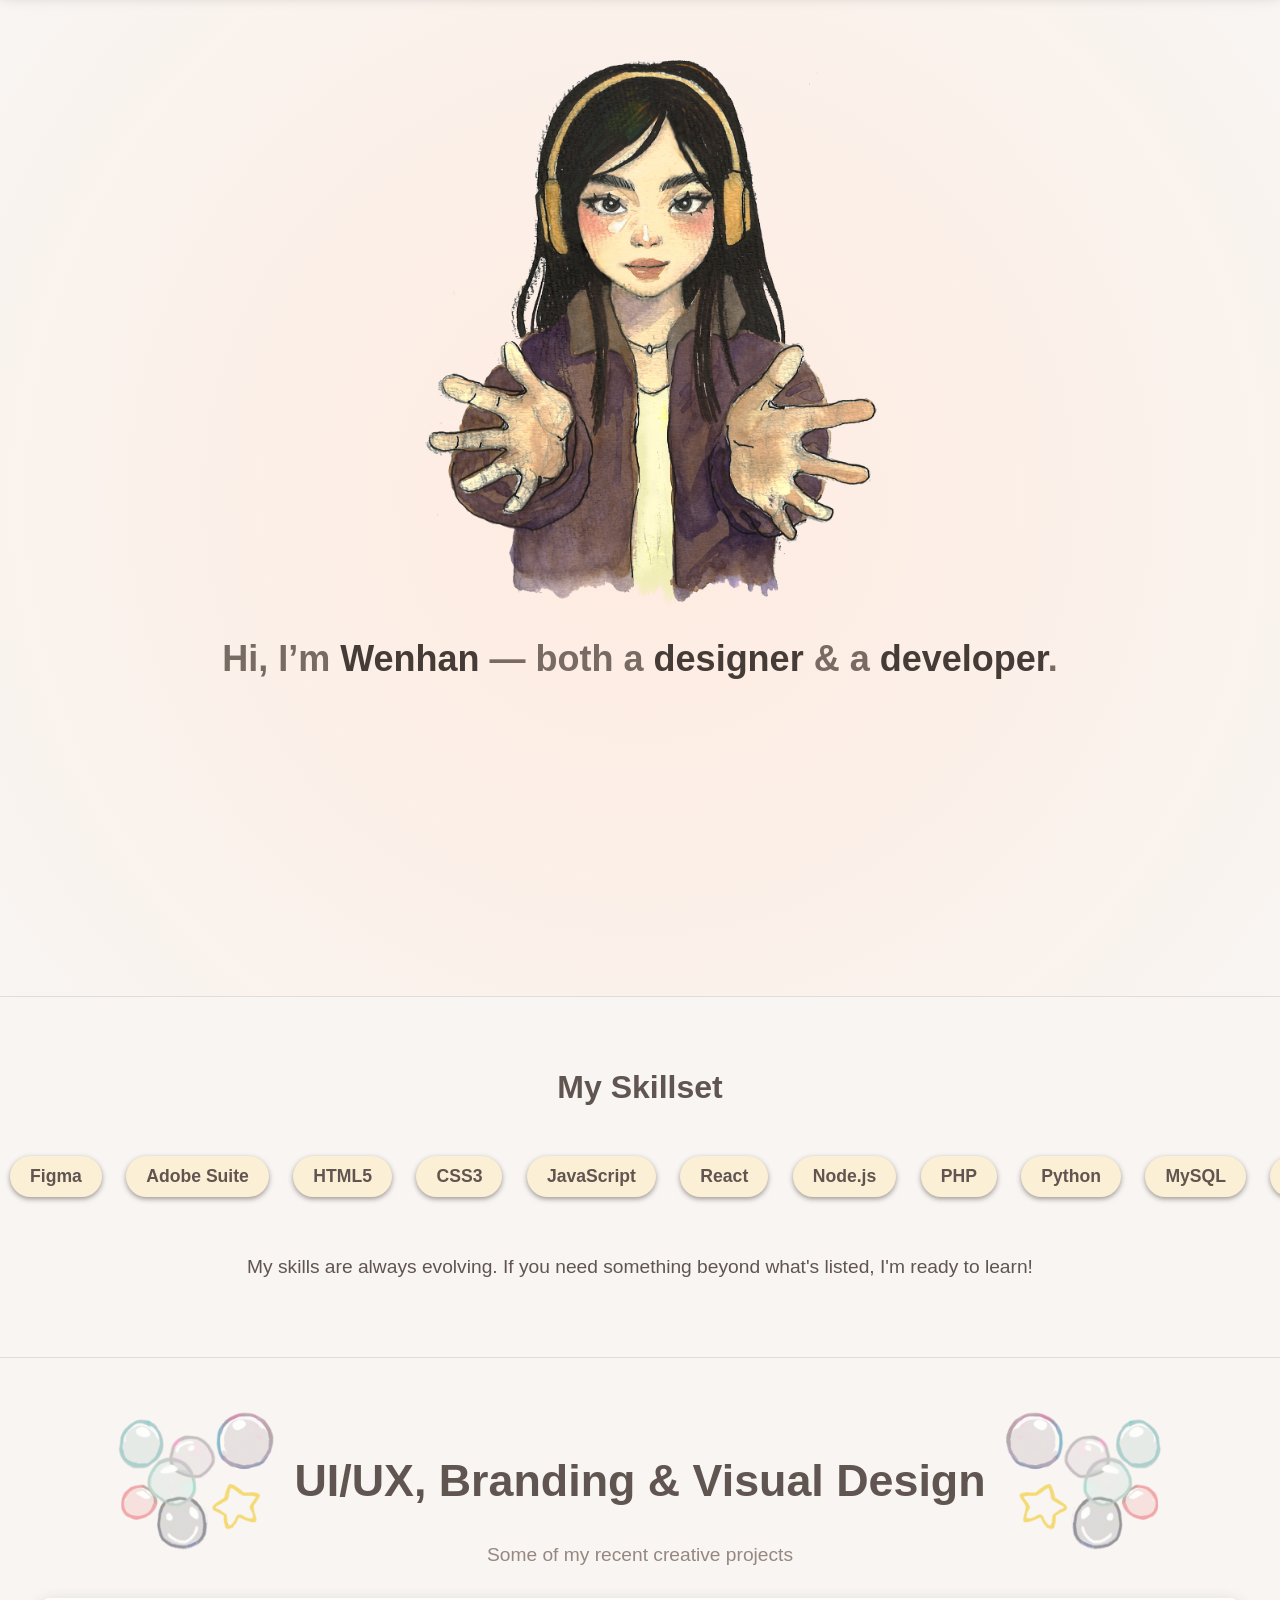
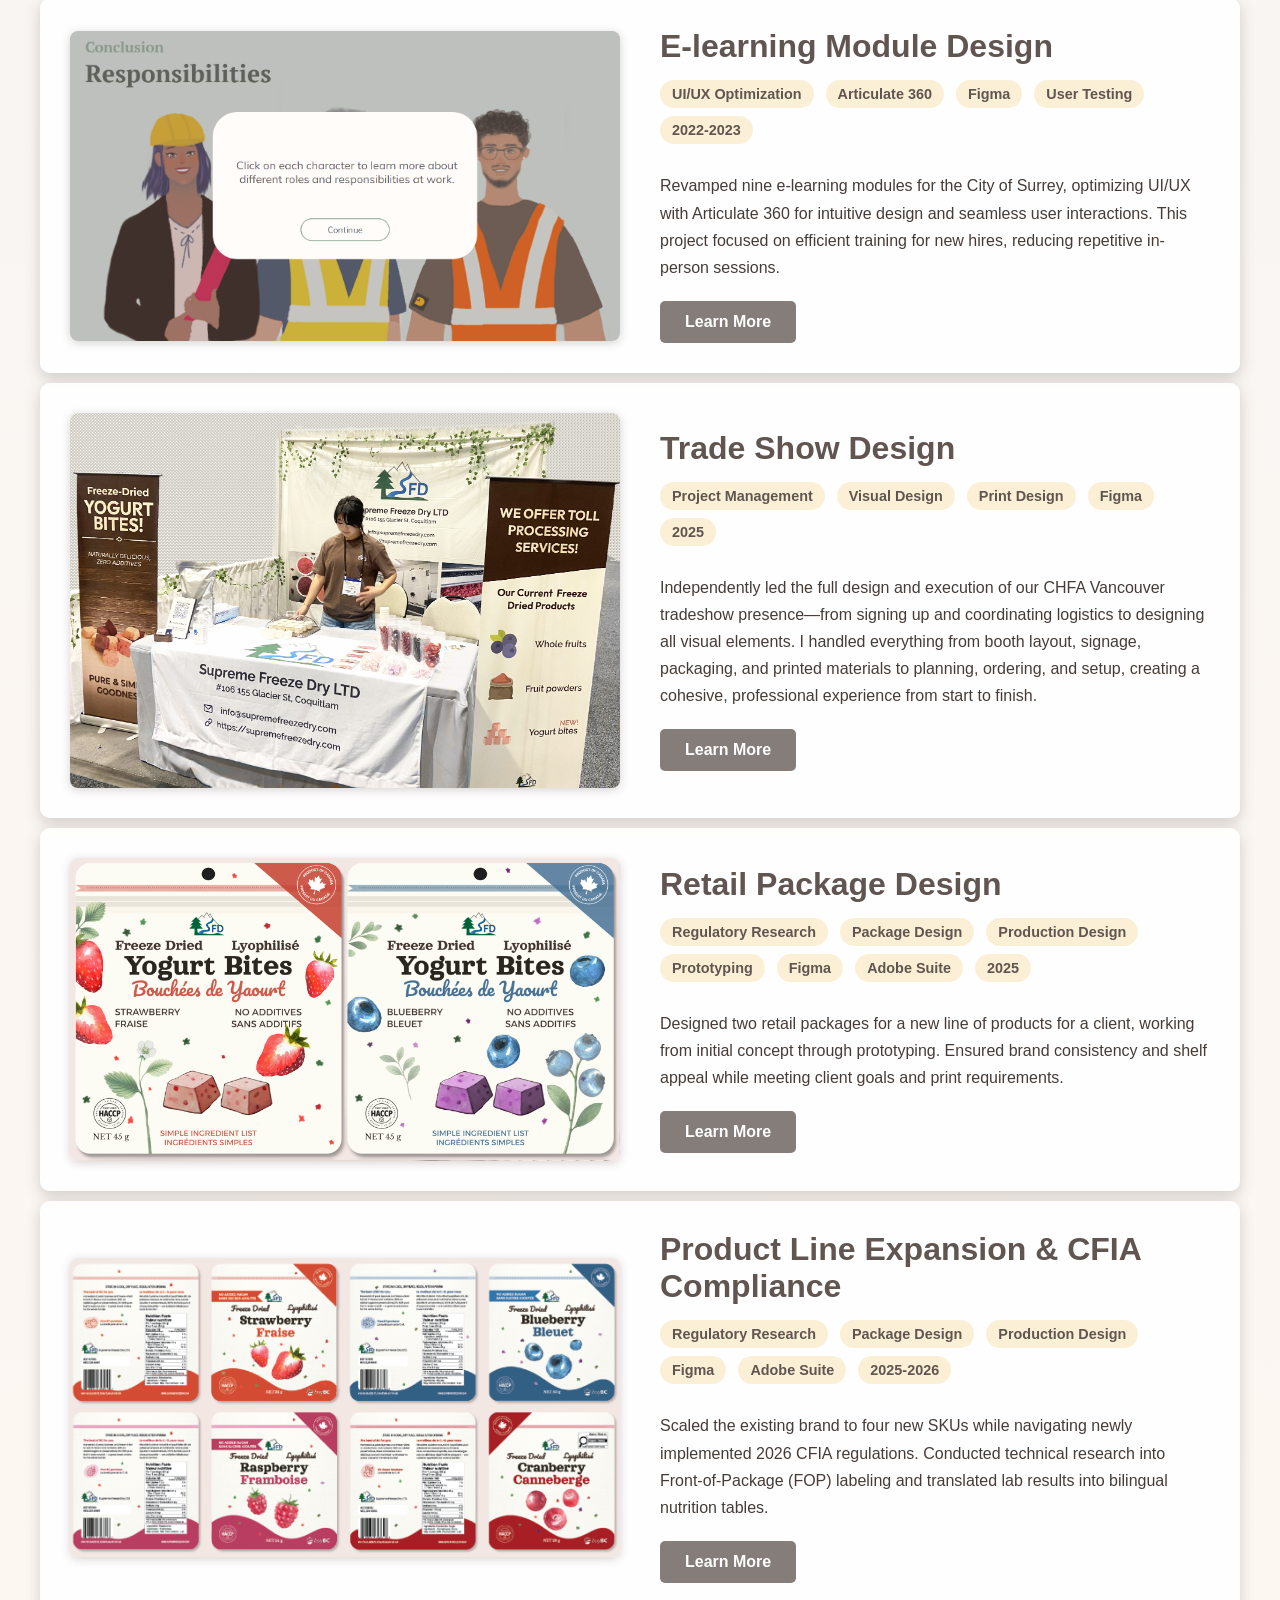
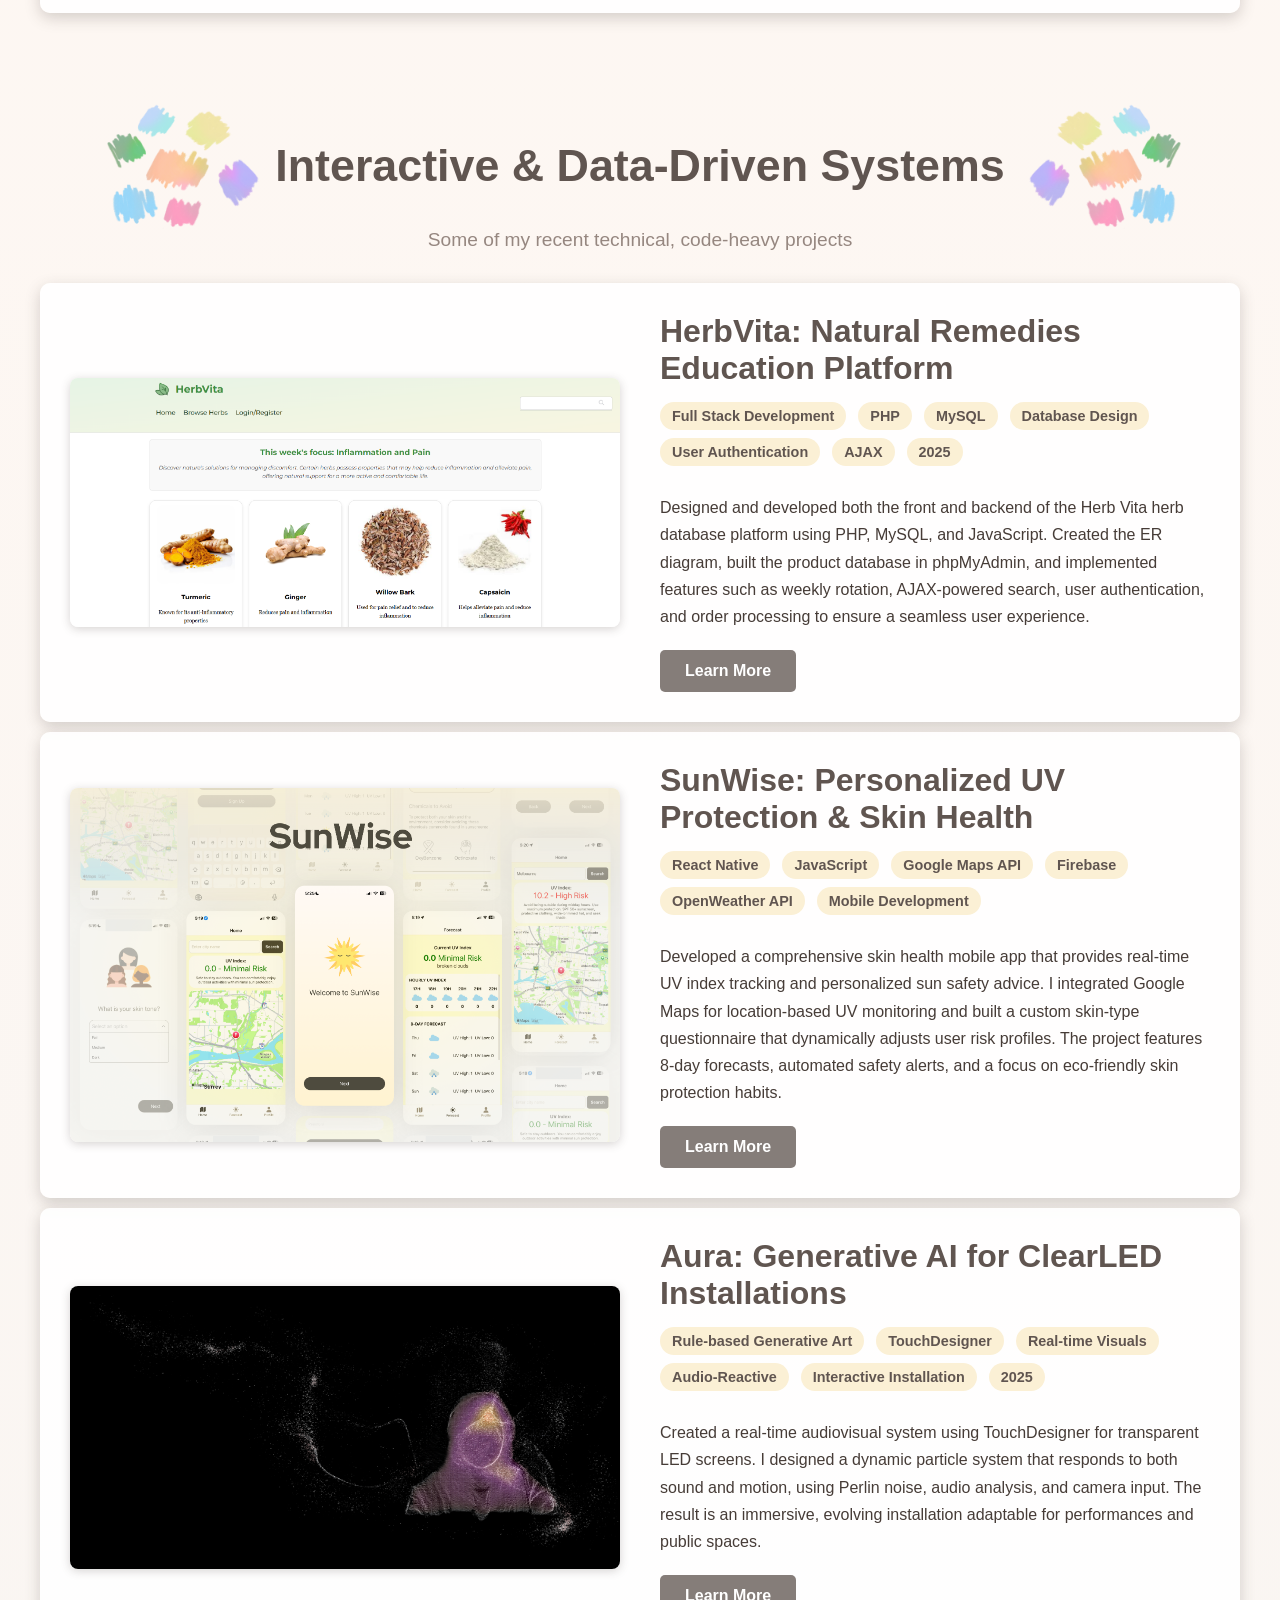
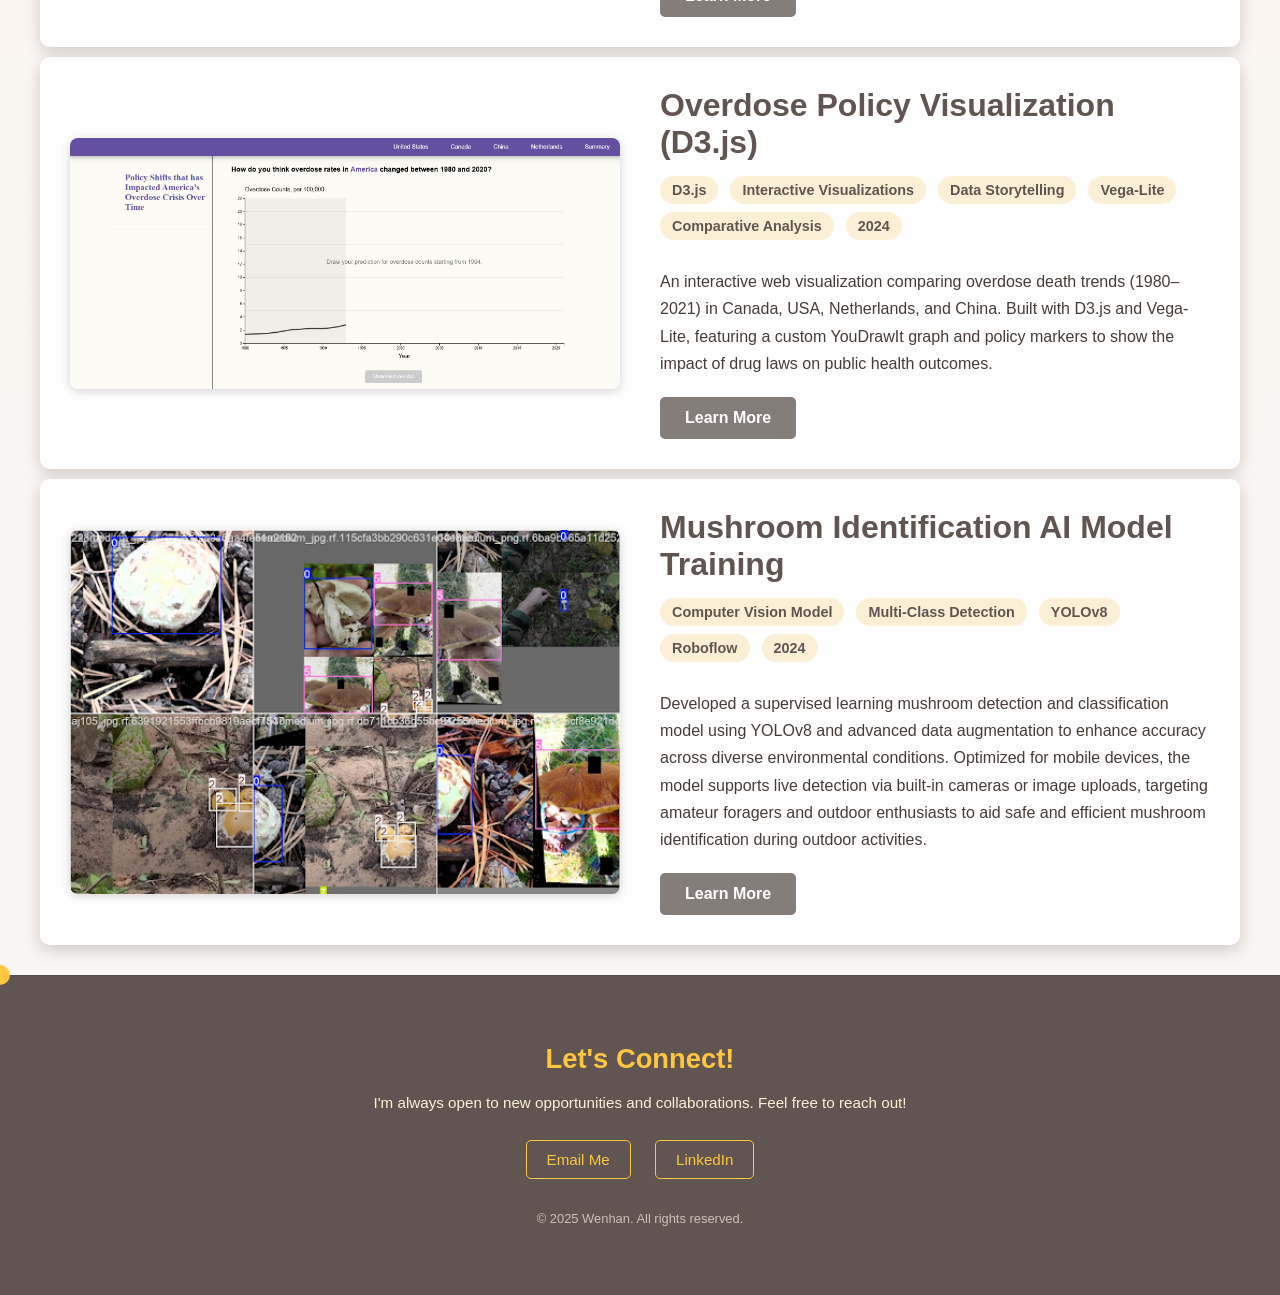
<file: index.html>
<!DOCTYPE html>
<html lang="en">
<head>
    <meta charset="UTF-8">
    <meta name="viewport" content="width=device-width, initial-scale=1.0">
    <title>Wenhan Miao</title>
    <link rel="stylesheet" href="styles.css">

    <link rel="icon" href="images/favicon-32x32.png" type="image/x-icon">

</head>
<body>
    <header id="main-header">
        
        <nav>
            <ul>
                <li class="hide-mobile"><a href="#">Home</a></li>
                <li class="hide-mobile"><a href="#creative-projects">Creative + UX</a></li>
                <li class="hide-mobile"><a href="#technical-projects">Dev + AI</a></li>
                <li><a href="about.html">About</a></li>
            </ul>
        </nav>
    </header>

    <div class="background-overlay">
        <div class="profile-image-container">
            <img src="images/mesmall.png" alt="My Profile" class="profile-image">
            <div class="hand-left">
                <a href="#creative-projects"></a>
            </div>
            <img src="images/meleftsmall.png" alt="My Profile - HoverLeft" class="profile-image-left">

            <div class="hand-left-glow-back"></div>
            <div class="hand-left-glow-front"></div>


            <div class="hand-right">
                <a href="#technical-projects"></a>
            </div>
            <img src="images/merightsmall.png" alt="My Profile - HoverRight" class="profile-image-right">
            <div class="hand-right-glow-back"></div>
            <div class="hand-right-glow-front"></div>


        </div>

      <div class="intro-text">
  <h2>
    Hi, I’m <a href="about.html">Wenhan</a> — both a
    <a href="#creative-projects" class="dev-link dev-left">designer</a> & a
    <a href="#technical-projects" class="dev-link dev-right">developer</a>.
  </h2>
</div>



        <!-- <div  class="creative-header">
            <h3>To do:</h3>

            <li>Add Sunwise</li>
            <li>Add HerbVita Youtube Link</li>
            <li>Consistent wording, I, me, my team...</li>
            
        </div> -->


    </div>


    <section class="skills-section">
        <h3>My Skillset</h3>
        <div class="skills-carousel-container">
            <div class="skills-carousel-track">
                <div class="skill-item">Figma</div>
                <div class="skill-item">Adobe Suite</div>
                <div class="skill-item">HTML5</div>
                <div class="skill-item">CSS3</div>
                <div class="skill-item">JavaScript</div>
                <div class="skill-item">React</div>
                <div class="skill-item">Node.js</div>

                <div class="skill-item">PHP</div>
                <div class="skill-item">Python</div>
                <div class="skill-item">MySQL</div>
                <div class="skill-item">React Native</div>


                <div class="skill-item">Vega-Lite / D3.js</div>
                <div class="skill-item">Tableau</div>
                
                <div class="skill-item">JSON/APIs</div>

                <div class="skill-item">Git/GitHub</div>

                <!-- repeated three times so there's no gap  -->

                <div class="skill-item">Figma</div>
                <div class="skill-item">Adobe Suite</div>
                <div class="skill-item">HTML5</div>
                <div class="skill-item">CSS3</div>
                <div class="skill-item">JavaScript</div>
                <div class="skill-item">React</div>
                <div class="skill-item">Node.js</div>

                <div class="skill-item">PHP</div>
                <div class="skill-item">Python</div>
                <div class="skill-item">MySQL</div>


                <div class="skill-item">Vega-Lite / D3.js</div>
                <div class="skill-item">Tableau</div>
                
                <div class="skill-item">JSON/APIs</div>

                <div class="skill-item">Git/GitHub</div>

                <div class="skill-item">Figma</div>
                <div class="skill-item">Adobe Suite</div>
                <div class="skill-item">HTML5</div>
                <div class="skill-item">CSS3</div>
                <div class="skill-item">JavaScript</div>
                <div class="skill-item">React</div>
                <div class="skill-item">Node.js</div>

                <div class="skill-item">PHP</div>
                <div class="skill-item">Python</div>
                <div class="skill-item">MySQL</div>


                <div class="skill-item">Vega-Lite / D3.js</div>
                <div class="skill-item">Tableau</div>
                
                <div class="skill-item">JSON/APIs</div>

                <div class="skill-item">Git/GitHub</div>




            </div>
            
        </div>
        <p> My skills are always evolving. If you need something beyond what's listed, I'm ready to learn!</p>
    </section>

    <section id="creative-projects"> 
        <div class="creative-header">

              <div class="header-row">


            <img src="images/bubbleleft.png" alt="Left Bubble" class="bubble-left">
            
            <h2>UI/UX, Branding & Visual Design</h2>

            
            <img src="images/bubbleright.png" alt="Right Bubble" class="bubble-right">
              </div>
            <p>Some of my recent creative projects</p>
            </div>


        <div class="project-list">

            
        <div class="project-item clickable-project" onclick="window.open('e-learning-module.html', '_blank')">
                <div class="project-image-wrapper">
                    <img src="images/eModule1.png" alt="FocusDev Dashboard Preview" class="project-screenshot">
                </div>
            <div class="project-details">
                <h3>E-learning Module Design</h3>
                <div class="project-tags">
                    <span>UI/UX Optimization</span>
                    <span>Articulate 360</span>
                    <span>Figma</span>
                    <span>User Testing</span>
                    <span>2022-2023</span>
                </div>
             <p>Revamped nine e-learning modules for the City of Surrey, optimizing UI/UX with Articulate 360 for intuitive design and seamless user interactions. This project focused on efficient training for new hires, reducing repetitive in-person sessions.</p>
             <a href="e-learning-module.html" target="_blank" class="view-project-button">Learn More</a>
            </div>
        </div>

        <!-- proj 2 -->
        <div class="project-item clickable-project" onclick="window.open('tradeshow.html', '_blank')">
                <div class="project-image-wrapper">
                    <img src="images/tradeshow.png" alt="Trade Show Design Preview" class="project-screenshot">
                </div>
            <div class="project-details">
                <h3>Trade Show Design</h3>
                <div class="project-tags">
                    <span>Project Management</span>
                    <span>Visual Design</span>
                    <span>Print Design</span>
                    <span>Figma</span>
                    <span>2025</span>
                </div>
            <p>Independently led the full design and execution of our CHFA Vancouver tradeshow presence—from signing up and coordinating logistics to designing all visual elements. I handled everything from booth layout, signage, packaging, and printed materials to planning, ordering, and setup, creating a cohesive, professional experience from start to finish.</p>
            <a href="tradeshow.html" target="_blank" class="view-project-button">Learn More</a>
            </div>
        </div>

        <!-- proj three -->

        <div class="project-item clickable-project" onclick="window.open('packageDesign.html', '_blank')">
                <div class="project-image-wrapper">
                    <img src="images/packageDesignn.png" alt="FocusDev Dashboard Preview" class="project-screenshot">
                </div>
            <div class="project-details">
                <h3>Retail Package Design</h3>
                <div class="project-tags">
                    <span>Regulatory Research</span>
                    <span>Package Design</span>
                    <span>Production Design</span>
                    <span>Prototyping</span>
                    <span>Figma</span>
                    <span>Adobe Suite</span>
                    <span>2025</span>
                </div>
            <p>Designed two retail packages for a new line of products for a client, working from initial concept through prototyping. Ensured brand consistency and shelf appeal while meeting client goals and print requirements.</p>
            <a href="packageDesign.html" target="_blank" class="view-project-button">Learn More</a>
            </div>
        </div>


        <!-- project four -->
                 <div class="project-item clickable-project" onclick="window.open('fruitPackageDesign.html', '_blank')">
                <div class="project-image-wrapper">
                    <img src="images/packageDesignProcess4.png" alt="FocusDev Dashboard Preview" class="project-screenshot">
                </div>
            <div class="project-details">
                <h3>Product Line Expansion & CFIA Compliance</h3>
                <div class="project-tags">
                    <span>Regulatory Research</span>
                    <span>Package Design</span>
                    <span>Production Design</span>
                    <span>Figma</span>
                    <span>Adobe Suite</span>
                    <span>2025-2026</span>
                </div>
            <p>Scaled the existing brand to four new SKUs while navigating newly implemented 2026 CFIA regulations. Conducted technical research into Front-of-Package (FOP) labeling and translated lab results into bilingual nutrition tables.</p>
            <a href="fruitPackageDesign.html" target="_blank" class="view-project-button">Learn More</a>
            </div>
        </div>

        </div>
    </section>

    <!-- Divider between Creative + UX and Dev + AI -->

    <div class="section-divider"></div>


    <section id="technical-projects"> 
    
    
    <div class="creative-header">   
        <div class="header-row">



            

            <img src="images/scribblesleft.png" alt="Left Scribble" class="bubble-left">

            <h2>Interactive & Data-Driven Systems</h2>

            <img src="images/scribblesright.png" alt="Right Scribble" class="bubble-right">
              </div>

            <p>Some of my recent technical, code-heavy projects</p>
        </div>

        <div class="project-list">
        <div class="project-item clickable-project" onclick="window.open('herbvita.html', '_blank')">
                <div class="project-image-wrapper">
                    <img src="images/herbVita.png" alt="FocusDev Dashboard Preview" class="project-screenshot">
                </div>
            <div class="project-details">
                <h3>HerbVita: Natural Remedies Education Platform</h3>
                <div class="project-tags">
                   <span>Full Stack Development</span>
                    <span>PHP</span>
                    <span>MySQL</span>
                    <span>Database Design</span>
                    <span>User Authentication</span>
                    <span>AJAX</span>
                    <span>2025</span>
                </div>
                <p>Designed and developed both the front and backend of the Herb Vita herb database platform using PHP, MySQL, and JavaScript. Created the ER diagram, built the product database in phpMyAdmin, and implemented features such as weekly rotation, AJAX-powered search, user authentication, and order processing to ensure a seamless user experience.</p>
             <a href="herbvita.html" target="_blank" class="view-project-button">Learn More</a>
            </div>
        </div>

        <!-- proj 2 IN PROGRESS-->
        <div class="project-item clickable-project" onclick="window.open('sunwise.html', '_blank')">
    <div class="project-image-wrapper">
        <img src="images/sunwise.PNG" alt="SunWise UV Protection App Preview" class="project-screenshot">
    </div>
    <div class="project-details">
        <h3>SunWise: Personalized UV Protection & Skin Health</h3>
        <div class="project-tags">
            <span>React Native</span>
            <span>JavaScript</span>
            <span>Google Maps API</span>
            <span>Firebase</span>
            <span>OpenWeather API</span>
            <span>Mobile Development</span>
        </div>
        <p>Developed a comprehensive skin health mobile app that provides real-time UV index tracking and personalized sun safety advice. I integrated Google Maps for location-based UV monitoring and built a custom skin-type questionnaire that dynamically adjusts user risk profiles. The project features 8-day forecasts, automated safety alerts, and a focus on eco-friendly skin protection habits.</p>
        <a href="sunwise.html" target="_blank" class="view-project-button">Learn More</a>
    </div>
</div>

        <!-- proj 3 -->
         <div class="project-item clickable-project" onclick="window.open('aura.html', '_blank')">
                <div class="project-image-wrapper">
                    <img src="images/aura.png" alt="FocusDev Dashboard Preview" class="project-screenshot">
                </div>
            <div class="project-details">
                <h3>Aura: Generative AI for ClearLED Installations</h3>
                <div class="project-tags">
                    <span>Rule-based Generative Art</span>
                    <span>TouchDesigner</span>
                    <span>Real-time Visuals</span>
                    <span>Audio-Reactive</span>
                    <span>Interactive Installation</span>
                    <span>2025</span>
                </div>
             <p>Created a real-time audiovisual system using TouchDesigner for transparent LED screens. I designed a dynamic particle system that responds to both sound and motion, using Perlin noise, audio analysis, and camera input. The result is an immersive, evolving installation adaptable for performances and public spaces.</p>
             <a href="aura.html" target="_blank" class="view-project-button">Learn More</a>
            </div>
        </div>

        <!-- proj 4 -->

        <div class="project-item clickable-project" onclick="window.open('OverdoseVis.html', '_blank')">
                <div class="project-image-wrapper">
                    <img src="images/d3Vis.png" alt="FocusDev Dashboard Preview" class="project-screenshot">
                </div>
            <div class="project-details">
                <h3>Overdose Policy Visualization (D3.js)</h3>
                <div class="project-tags">
                    <span>D3.js</span>
                    <span>Interactive Visualizations</span>
                    <span>Data Storytelling</span>
                    <span>Vega-Lite</span>
                    <span>Comparative Analysis</span>
                    <span>2024</span>
                </div>
             <p>An interactive web visualization comparing overdose death trends (1980–2021) in Canada, USA, Netherlands, and China. Built with D3.js and Vega-Lite, featuring a custom YouDrawIt graph and policy markers to show the impact of drug laws on public health outcomes.</p>
             <a href="OverdoseVis.html" target="_blank" class="view-project-button">Learn More</a>
            </div>
        </div>

        <!-- proj 5 -->

        <div class="project-item clickable-project" onclick="window.open('MushroomModelTraining.html', '_blank')">
                <div class="project-image-wrapper">
                    <img src="images/mushroomCV.png" alt="FocusDev Dashboard Preview" class="project-screenshot">
                </div>
            <div class="project-details">
                <h3>Mushroom Identification AI Model Training</h3>
                <div class="project-tags">
                    <span>Computer Vision Model</span>
                    <span>Multi-Class Detection</span>
                    <span>YOLOv8</span>
                    <span>Roboflow</span>
                    <span>2024</span>
                </div>
             <p>Developed a supervised learning mushroom detection and classification model using YOLOv8 and advanced data augmentation to enhance accuracy across diverse environmental conditions. Optimized for mobile devices, the model supports live detection via built-in cameras or image uploads, targeting amateur foragers and outdoor enthusiasts to aid safe and efficient mushroom identification during outdoor activities.</p>
             <a href="MushroomModelTraining.html" target="_blank" class="view-project-button">Learn More</a>
            </div>
        </div>

        </div>
    </section>

    <div id = "circularcursor"></div>

<footer id="contact"> <div class="footer-content">
            <h3>Let's Connect!</h3>
            <p>I'm always open to new opportunities and collaborations. Feel free to reach out!</p>
            <div class="contact-links">
                <a href="https://mail.google.com/mail/?view=cm&to=wenhanmiao3@gmail.com" class="footer-link" target="_blank">Email Me</a>
                <a href="https://www.linkedin.com/in/w3nhan/" target="_blank" class="footer-link">LinkedIn</a>
                </div>
            <p class="copyright">&copy; 2025 Wenhan. All rights reserved.</p>
        </div>
    </footer>

    <nav class="mobile-pill" aria-label="Project sections">
        <a href="#creative-projects" class="pill-link" data-section="creative-projects">Creative</a>
        <a href="#technical-projects" class="pill-link" data-section="technical-projects">Dev</a>
    </nav>

    <script src="script.js"></script>

    
</body>
</html>
</file>
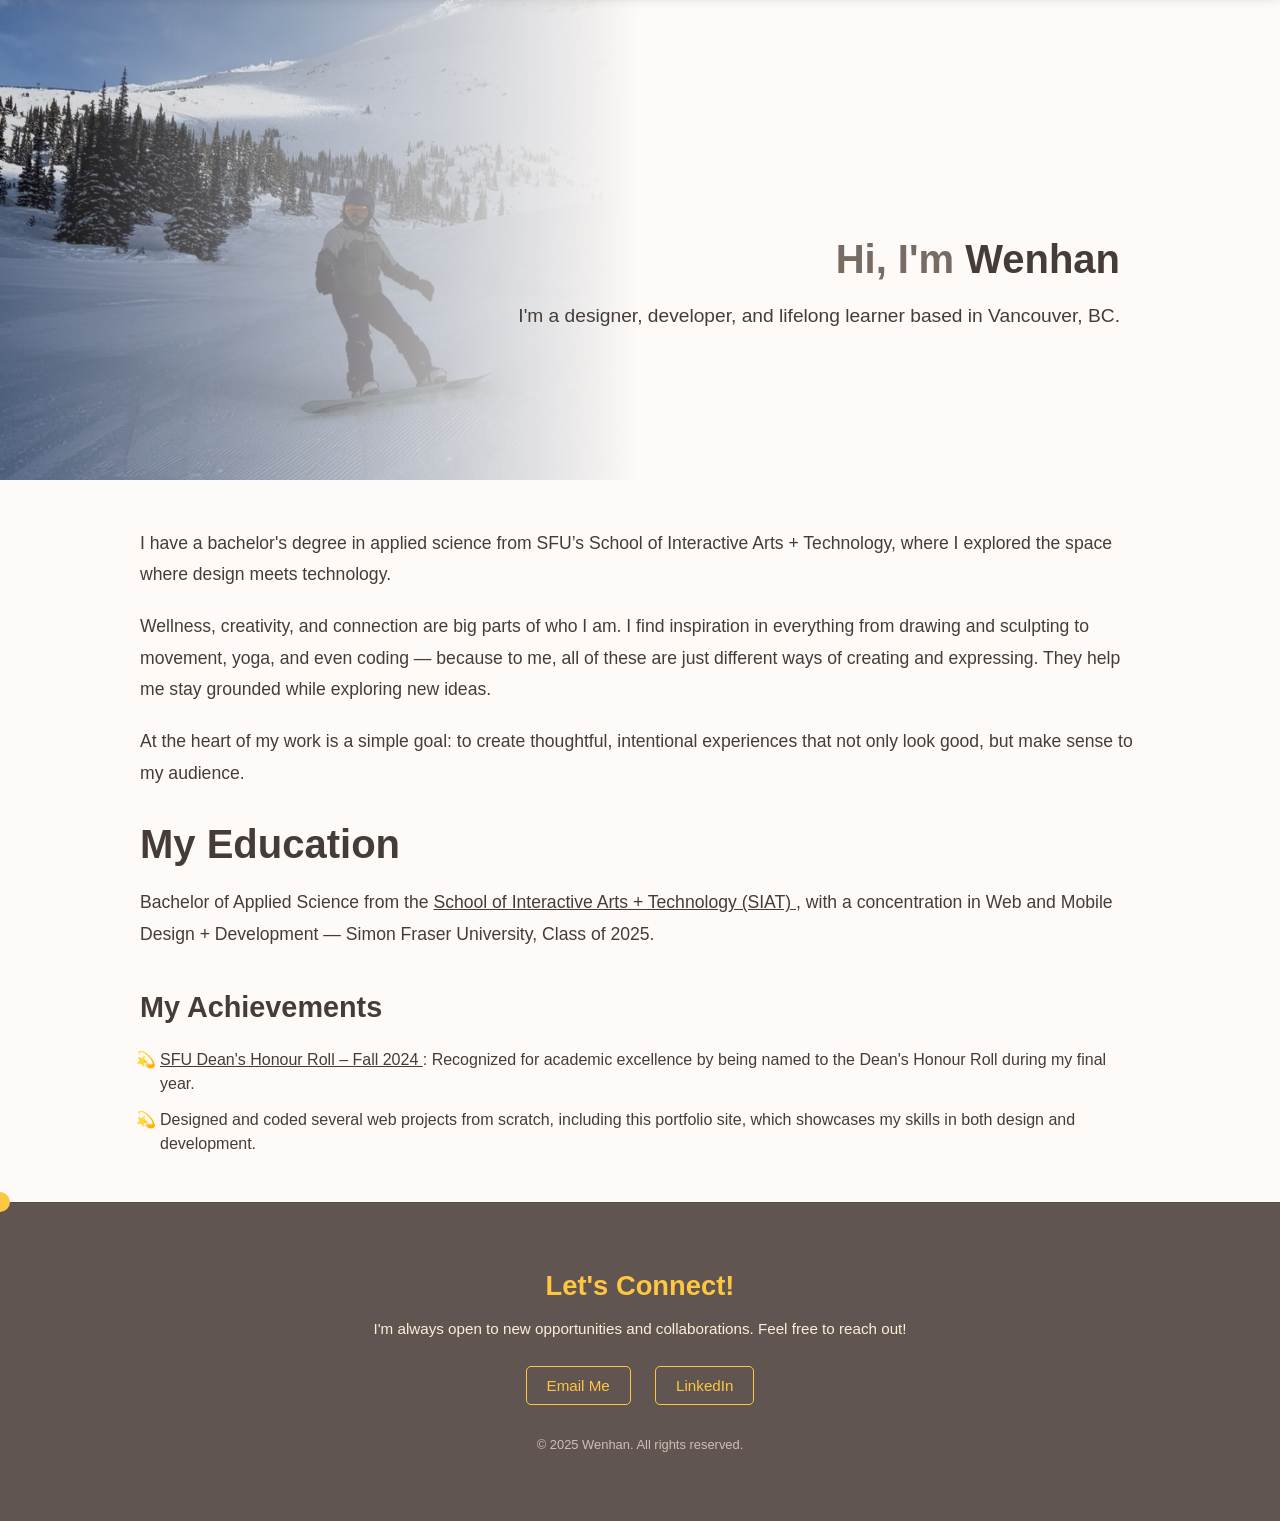
<file: about.html>
<!DOCTYPE html>
<html lang="en">
<head>
    <meta charset="UTF-8">
    <meta name="viewport" content="width=device-width, initial-scale=1.0">
    <title>About Me</title>
    <link rel="stylesheet" href="styles.css">
        <link rel="icon" href="images/favicon-32x32.png" type="image/x-icon">

</head>
<body>
    <header id="main-header">
        <nav>
            <ul>
                <li><a href="index.html">Home</a></li>
            </ul>
        </nav>
    </header>
<div class="about-header">

            <div class="slideshow">
                <img src="images/aboutImg6.jpg" alt="Slide 1" class="active" />
                <img src="images/about2.jpg" alt="Slide 2" />
                <img src="images/about5.png" alt="Slide 3" />
                <img src="images/about3.jpg" alt="Slide 4" />
                <img src="images/about4.jpg" alt="Slide 5" />
                <img src="images/about6.jpg" alt="Slide 6" />
                <img src="images/about7.jpg" alt="Slide 7" />
                <img src="images/aboutImg9.jpg" alt="Slide 10" />
                <img src="images/about8.jpg" alt="Slide 8" />
                <img src="images/about.jpg" alt="Slide 9" />
                <img src="images/aboutImg8.jpg" alt="Slide 10" />
                <img src="images/aboutImg1.jpg" alt="Slide 11" />

            </div>

        <div class="about-intro">
            <h1>Hi, I'm <a href = "https://www.linkedin.com/in/w3nhan/" target="_blank">Wenhan</a></h1>
            <p>
                I'm a designer, developer, and lifelong learner based in Vancouver, BC.
            </p>
        </div>

        </div>








    <section class="about-section">
        

        
  <div class="about-container">
    
    
    <p>
      I have a bachelor's degree in applied science from SFU’s School of Interactive Arts + Technology, where I explored the space where design meets technology.
    </p>

    <p>
      Wellness, creativity, and connection are big parts of who I am. I find inspiration in everything from drawing and sculpting to movement, yoga, and even coding — because to me, all of these are just different ways of creating and expressing. They help me stay grounded while exploring new ideas.
    </p>

    <p>
      At the heart of my work is a simple goal: to create thoughtful, intentional experiences that not only look good, but make sense to my audience. 
    </p>
  </div>
  
  <div class="about-container">
    <h1>My Education</h1>
    <p>Bachelor of Applied Science from the 
        <a href="https://www.sfu.ca/siat.html" target="_blank">
            School of Interactive Arts + Technology (SIAT)
        </a>, with a concentration in Web and Mobile Design + Development — 
        Simon Fraser University, Class of 2025.
    </p>

    <h2>My Achievements</h2>
    <ul>
        <li>
            <a href="https://www.sfu.ca/students/honour-rolls/deans-honour-roll/fall-2024.html" target="_blank">
                SFU Dean's Honour Roll – Fall 2024
            </a>: 
            Recognized for academic excellence by being named to the Dean's Honour Roll during my final year.
        </li>
    
    <li>
         Designed and coded several web projects from scratch, including this portfolio site, which showcases my skills in both design and development.
    </li>
    </ul>
</div>
</section>


    <div id="circularcursor"></div>

    <script src="script.js"></script>


    
</body>

<footer id="contact"> <div class="footer-content">
            <h3>Let's Connect!</h3>
            <p>I'm always open to new opportunities and collaborations. Feel free to reach out!</p>
            <div class="contact-links">
                <a href="https://mail.google.com/mail/?view=cm&to=wenhanmiao3@gmail.com" class="footer-link" target="_blank">Email Me</a>
                <a href="https://www.linkedin.com/in/w3nhan/" target="_blank" class="footer-link">LinkedIn</a>
                </div>
            <p class="copyright">&copy; 2025 Wenhan. All rights reserved.</p>
        </div>
    </footer>

    <script src="script.js"></script>

    
</body>
</html>
</file>
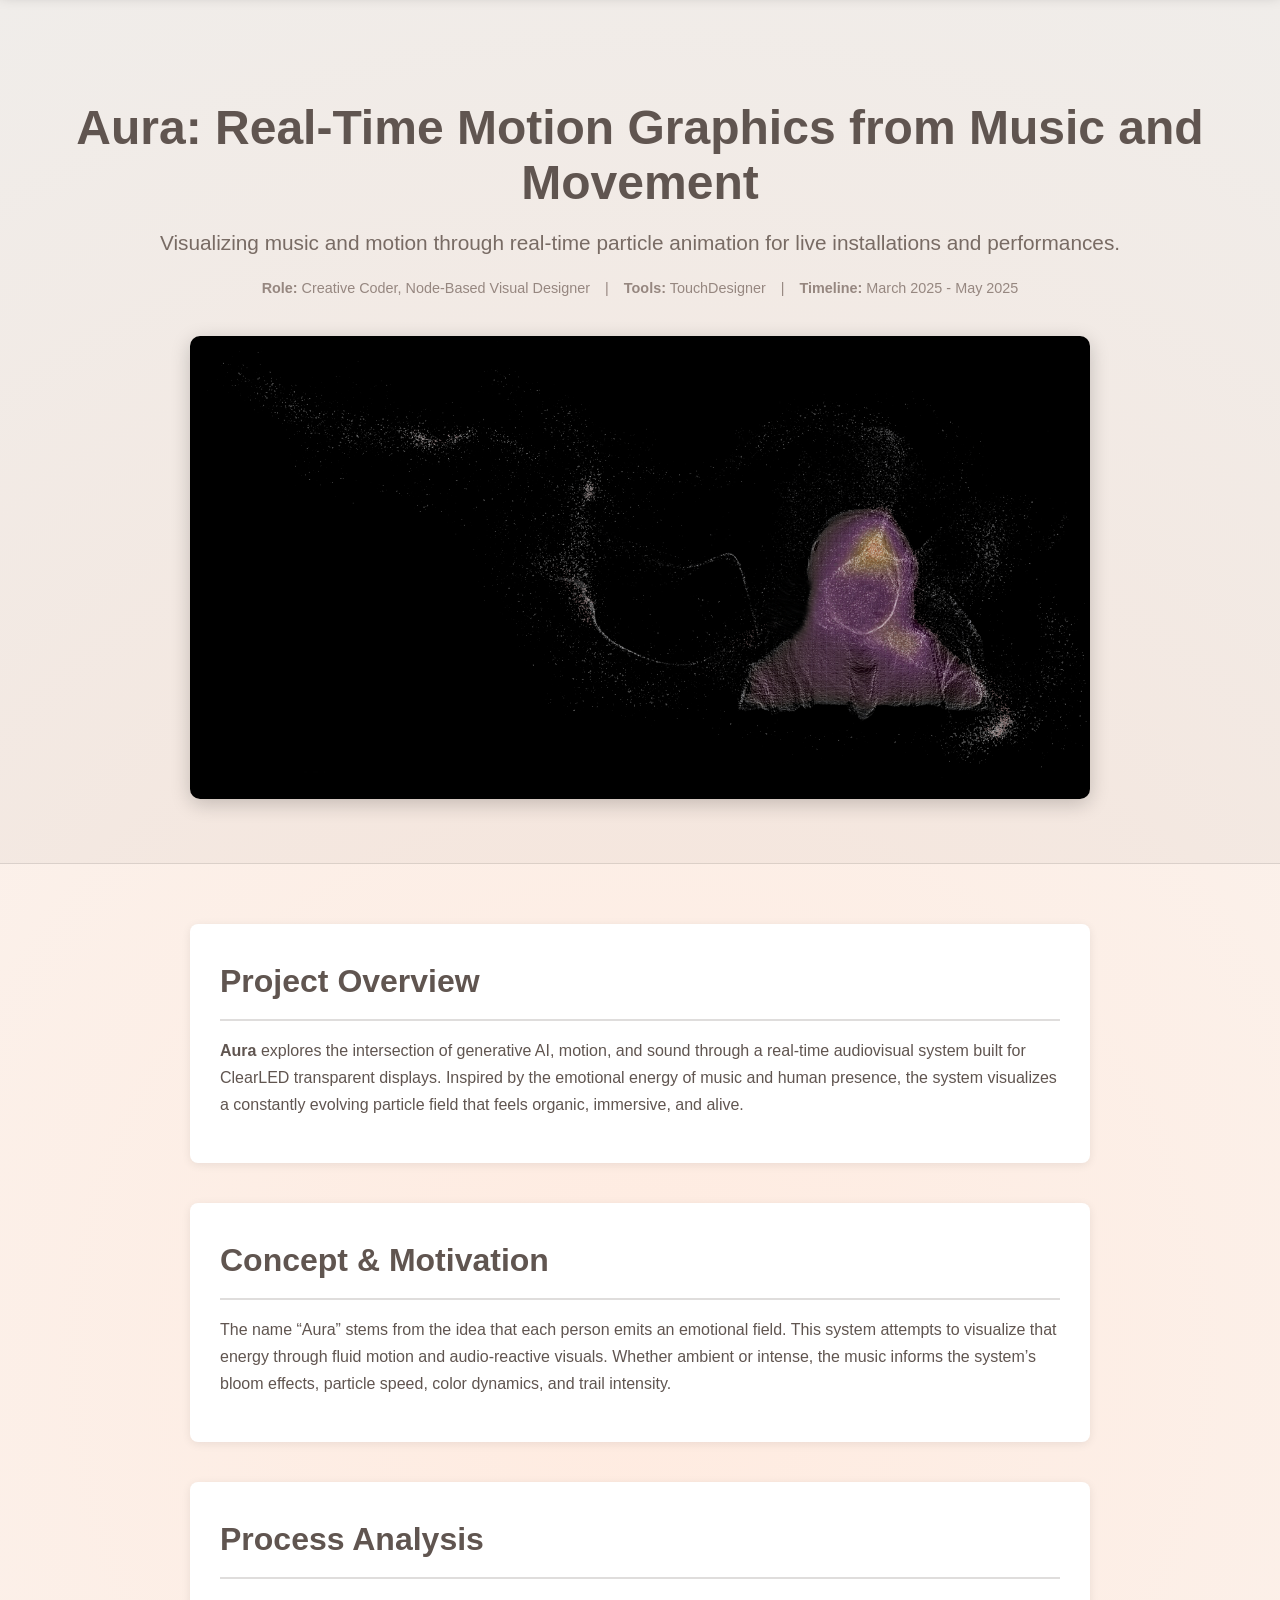
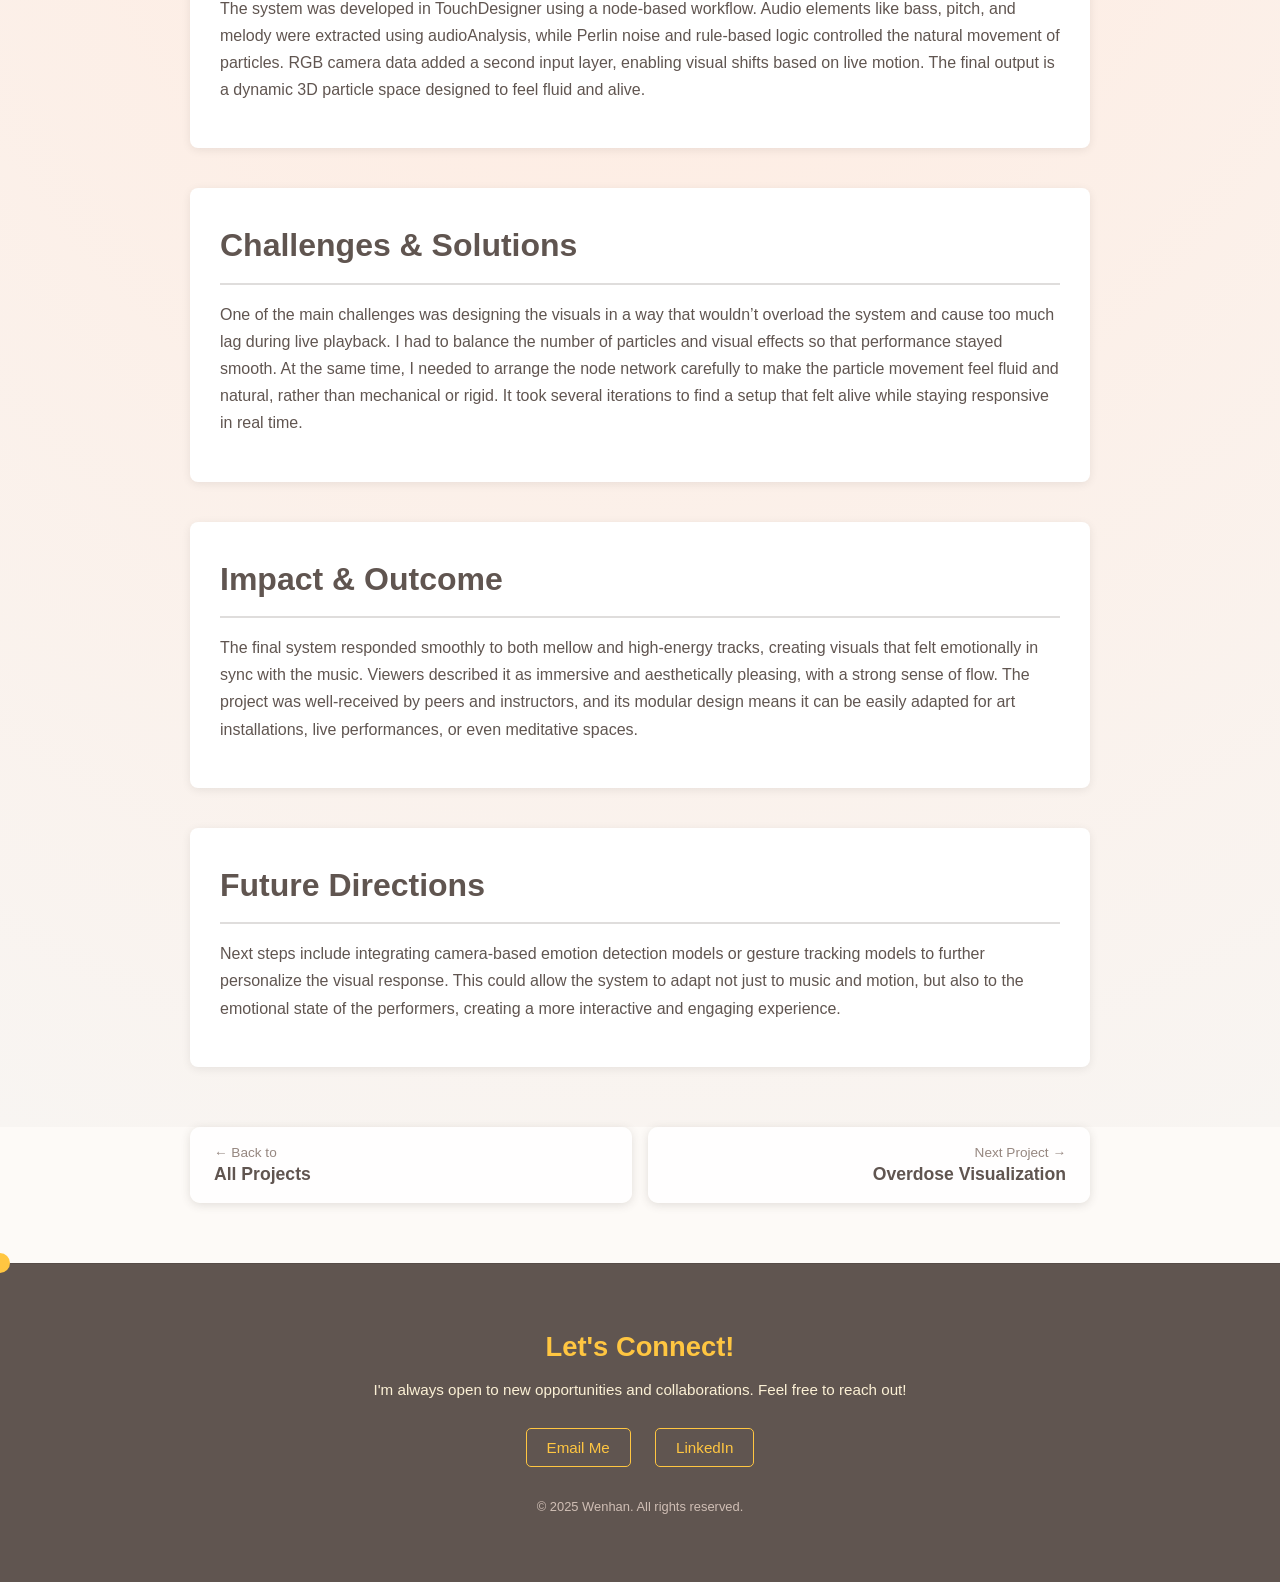
<file: aura.html>
<!DOCTYPE html>
<html lang="en">
<head>
  <meta charset="UTF-8" />
  <meta name="viewport" content="width=device-width, initial-scale=1.0"/>
  <title>Aura: Generative AI LED Installation - Wenhan Miao</title>
  <link rel="stylesheet" href="styles.css"/>
  <link rel="icon" href="images/favicon.ico" type="image/x-icon"/>
</head>
<body>
  <header id="main-header">
    <nav>
      <ul>
        <li><a href="index.html">Home</a></li>
      </ul>
    </nav>
  </header>

  <main class="project-detail-page">
    <section class="project-hero">
      <h1>Aura: Real-Time Motion Graphics from Music and Movement</h1>
      <p class="subtitle">Visualizing music and motion through real-time particle animation for live installations and performances.</p>
      <div class="project-meta">
        <span><strong>Role:</strong> Creative Coder, Node-Based Visual Designer</span> |
        <span><strong>Tools:</strong> TouchDesigner</span> |
        <span><strong>Timeline:</strong> March 2025 - May 2025</span>
      </div>
      <div class="module-launch-wrapper">
        <a href="https://youtu.be/KS_OK4peqlo" target="_blank" class="launch-module-button">
          <img src="images/aura.png" alt="Aura ClearLED installation preview" class="module-preview-img"/>
          <span class="launch-text">Watch Demo Video</span>
        </a>
      </div>
    </section>

    <section class="project-content">
      <div class="content-text-block">
        <h2>Project Overview</h2>
        <p>
          <strong>Aura</strong> explores the intersection of generative AI, motion, and sound through a real-time audiovisual system built for ClearLED transparent displays. Inspired by the emotional energy of music and human presence, the system visualizes a constantly evolving particle field that feels organic, immersive, and alive.
        </p>
      </div>

      <div class="content-text-block">
        <h2>Concept & Motivation</h2>
        <p>
          The name “Aura” stems from the idea that each person emits an emotional field. This system attempts to visualize that energy through fluid motion and audio-reactive visuals. Whether ambient or intense, the music informs the system’s bloom effects, particle speed, color dynamics, and trail intensity.
        </p>
      </div>

    <div class="content-text-block">
        <h2>Process Analysis</h2>
        <p>
          The system was developed in TouchDesigner using a node-based workflow. Audio elements like bass, pitch, and melody were extracted using audioAnalysis, while Perlin noise and rule-based logic controlled the natural movement of particles. RGB camera data added a second input layer, enabling visual shifts based on live motion. The final output is a dynamic 3D particle space designed to feel fluid and alive.
        </p>
      </div>


      <div class="content-text-block">
        <h2>Challenges & Solutions</h2>
        <p>One of the main challenges was designing the visuals in a way that wouldn’t overload the system and cause too much lag during live playback. I had to balance the number of particles and visual effects so that performance stayed smooth. At the same time, I needed to arrange the node network carefully to make the particle movement feel fluid and natural, rather than mechanical or rigid. It took several iterations to find a setup that felt alive while staying responsive in real time.</p>
      </div>

      <div class="content-text-block">
        <h2>Impact & Outcome</h2>
        <p>
          The final system responded smoothly to both mellow and high-energy tracks, creating visuals that felt emotionally in sync with the music. Viewers described it as immersive and aesthetically pleasing, with a strong sense of flow. The project was well-received by peers and instructors, and its modular design means it can be easily adapted for art installations, live performances, or even meditative spaces.
        </p>
      </div>

      <div class="content-text-block">
        <h2>Future Directions</h2>
        <p>
          Next steps include integrating camera-based emotion detection models or gesture tracking models to further personalize the visual response. This could allow the system to adapt not just to music and motion, but also to the emotional state of the performers, creating a more interactive and engaging experience. 
        </p>
      </div>
    </section>
  </main>

            <nav class="project-nav" aria-label="Project navigation">
    <a href="index.html#technical-projects" class="project-nav-link prev">
        <span class="project-nav-label">← Back to</span>
        <span class="project-nav-title">All Projects</span>
    </a>
    <a href="OverdoseVis.html" class="project-nav-link next">
        <span class="project-nav-label">Next Project →</span>
        <span class="project-nav-title">Overdose Visualization</span>
    </a>
</nav>

  <div id="circularcursor"></div>

<footer id="contact"> <div class="footer-content">
            <h3>Let's Connect!</h3>
            <p>I'm always open to new opportunities and collaborations. Feel free to reach out!</p>
            <div class="contact-links">
                <a href="https://mail.google.com/mail/?view=cm&to=wenhanmiao3@gmail.com" class="footer-link" target="_blank">Email Me</a>
                <a href="https://www.linkedin.com/in/w3nhan/" target="_blank" class="footer-link">LinkedIn</a>
                </div>
            <p class="copyright">&copy; 2025 Wenhan. All rights reserved.</p>
        </div>
    </footer>

    <script src="script.js"></script>

    
</body>
</html>
</file>
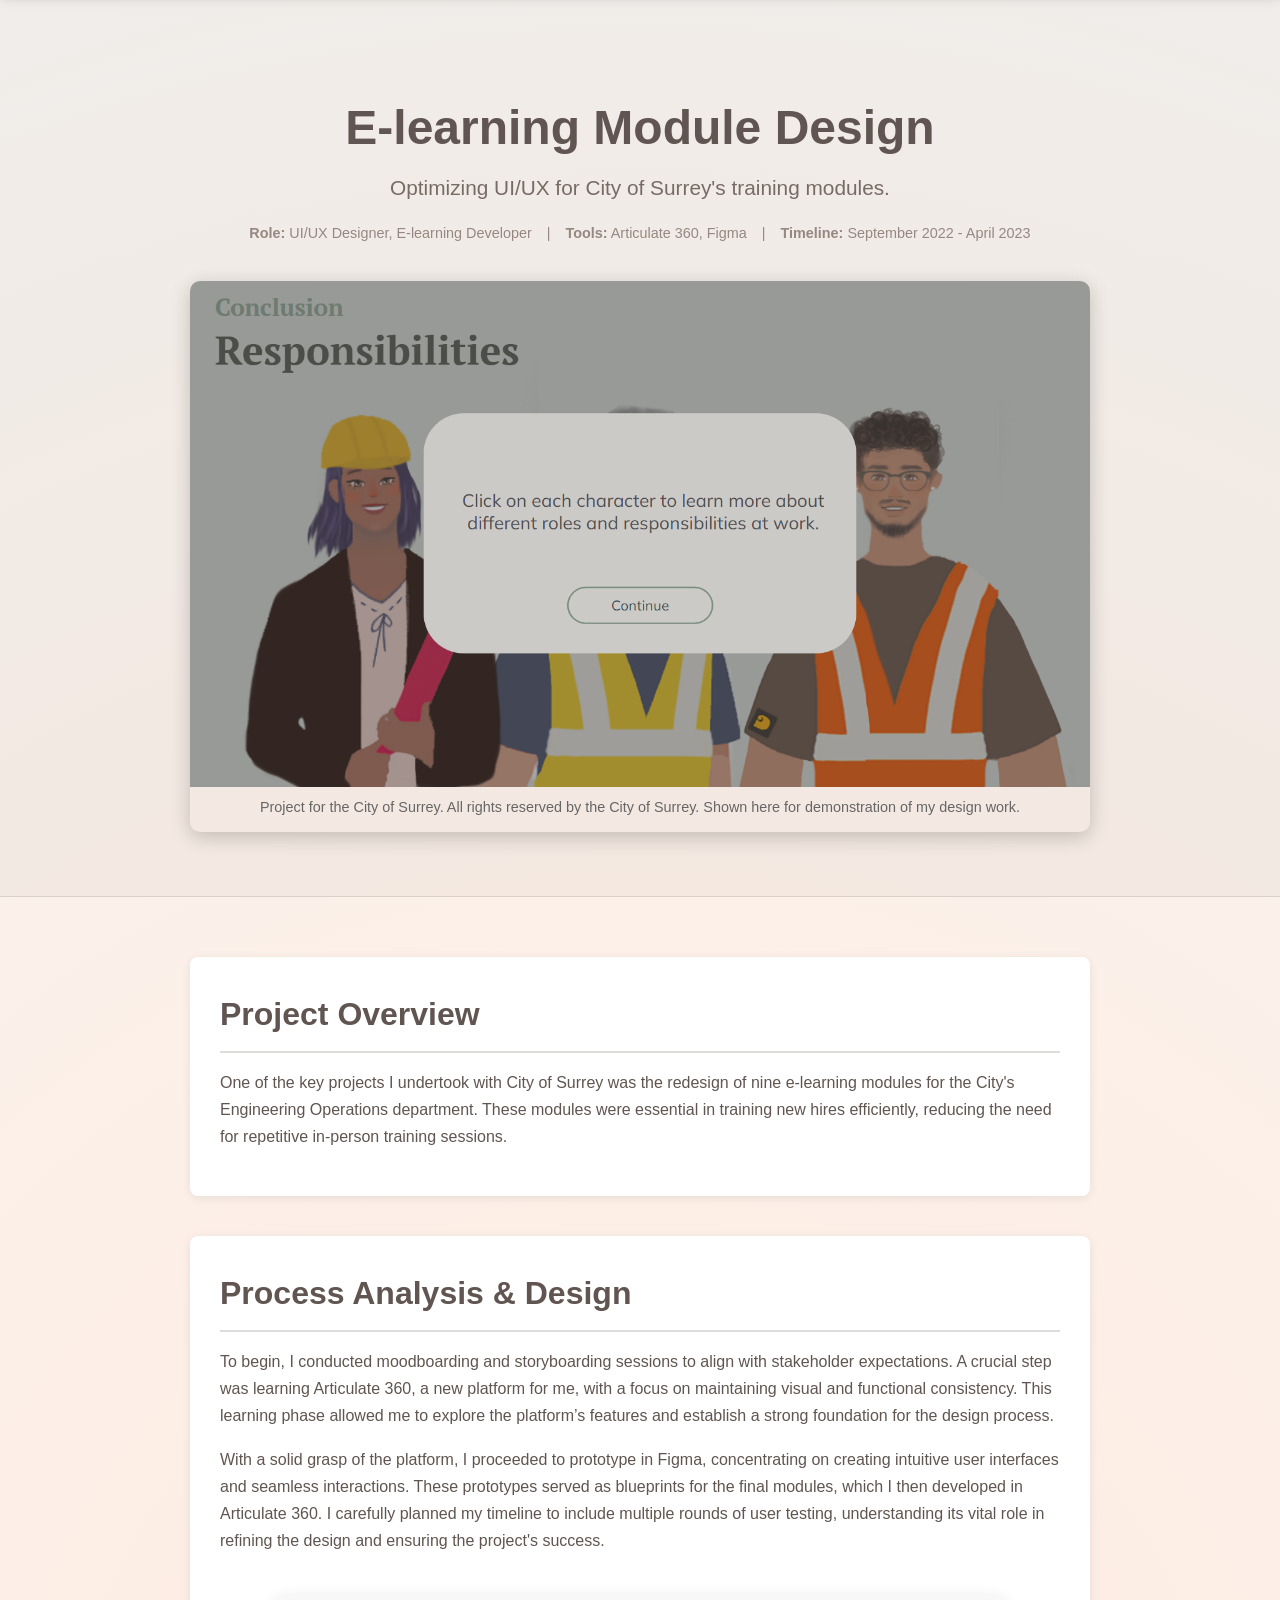
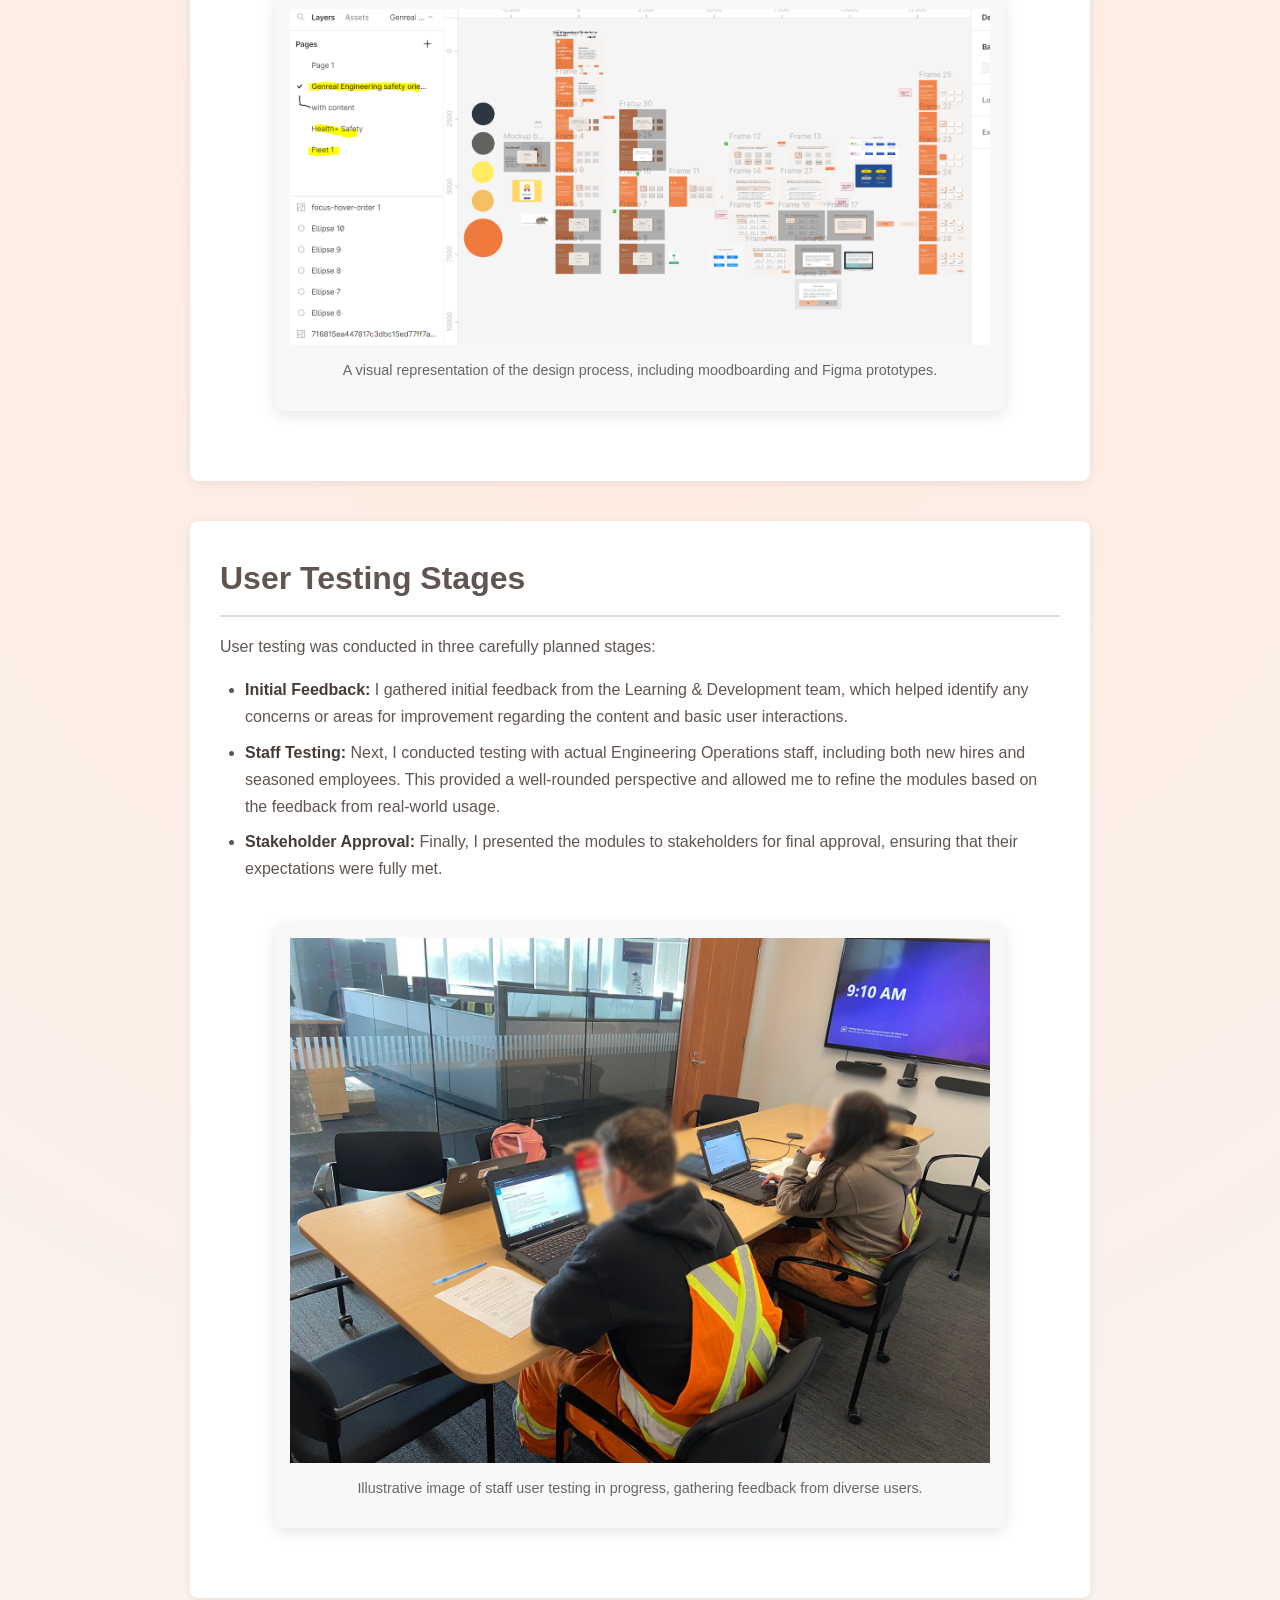
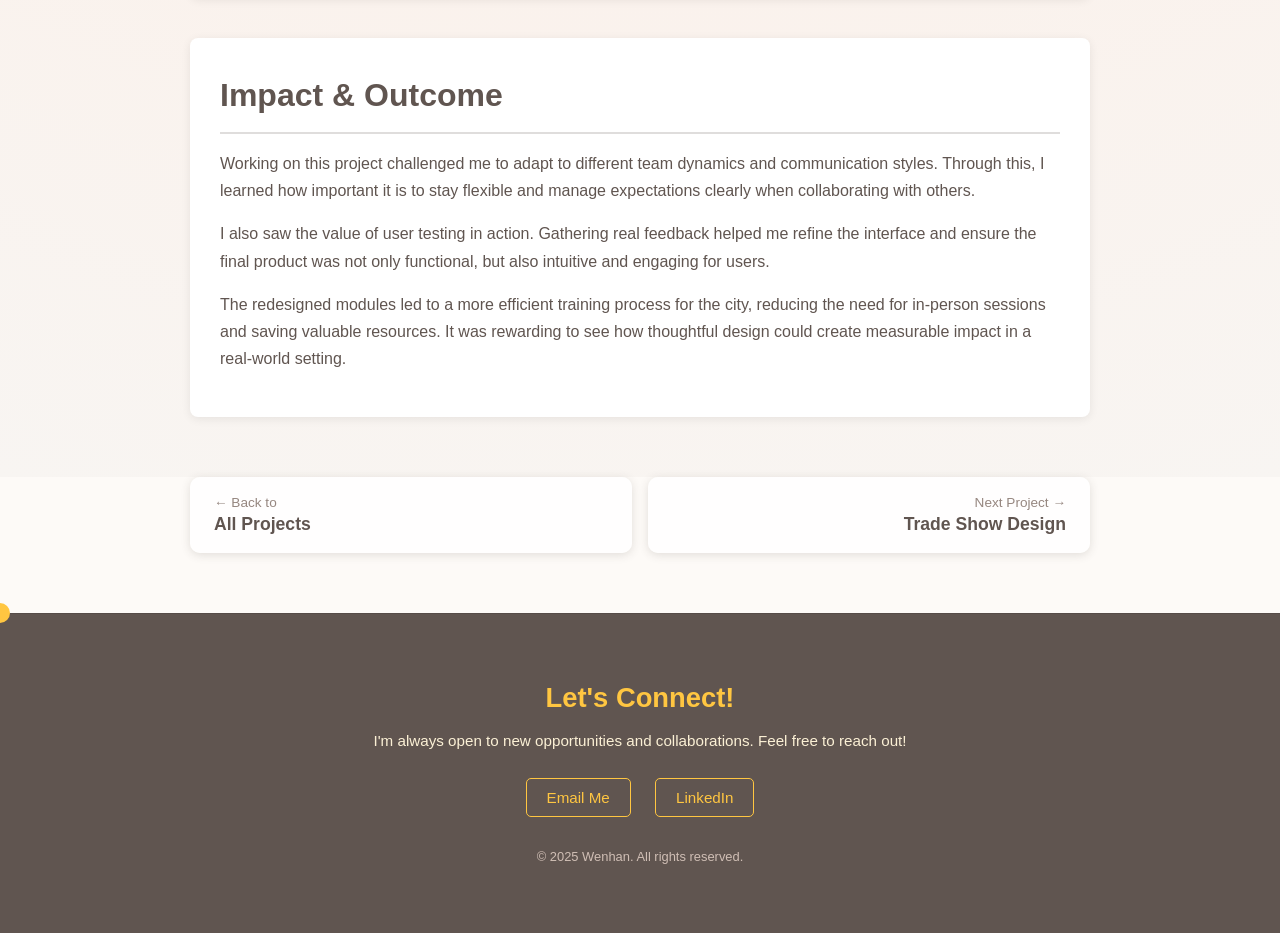
<file: e-learning-module.html>
<!DOCTYPE html>
<html lang="en">
<head>
    <meta charset="UTF-8">
    <meta name="viewport" content="width=device-width, initial-scale=1.0">
    <title>E-learning Module Design - Wenhan Miao</title>
    <link rel="stylesheet" href="styles.css">
    <link rel="icon" href="images/favicon.ico" type="image/x-icon">
</head>
<body>
    <header id="main-header">
        <nav>
            <ul>
                <li><a href="index.html">Home</a></li>
            </ul>
        </nav>
    </header>

    <main class="project-detail-page">
        <section class="project-hero">
            <h1>E-learning Module Design</h1>
            <p class="subtitle">Optimizing UI/UX for City of Surrey's training modules.</p>
            <div class="project-meta">
                <span><strong>Role:</strong> UI/UX Designer, E-learning Developer</span> |
                <span><strong>Tools:</strong> Articulate 360, Figma</span> |
                <span><strong>Timeline:</strong> September 2022 - April 2023</span>
            </div>
            <div class="module-launch-wrapper">
                <a href="elearning/story.html" target="_blank" class="launch-module-button">
                    <img src="images/eModule1.png" alt="Click to try the E-learning Module" class="module-preview-img">
                    <span class="launch-text">Click to Try the Module</span>
                    <p class="caption">Project for the City of Surrey. All rights reserved by the City of Surrey. Shown here for demonstration of my design work.</p>
                </a>
            </div>
        </section>

        <section class="project-content">
            <div class="content-text-block">
                <h2>Project Overview</h2>
                <p>One of the key projects I undertook with City of Surrey was the redesign of nine e-learning modules for the City's Engineering Operations department. These modules were essential in training new hires efficiently, reducing the need for repetitive in-person training sessions.</p>
            </div>

            <div class="content-text-block">
                <h2>Process Analysis & Design</h2>
                <p>To begin, I conducted moodboarding and storyboarding sessions to align with stakeholder expectations. A crucial step was learning Articulate 360, a new platform for me, with a focus on maintaining visual and functional consistency. This learning phase allowed me to explore the platform’s features and establish a strong foundation for the design process.</p>
                <p>With a solid grasp of the platform, I proceeded to prototype in Figma, concentrating on creating intuitive user interfaces and seamless interactions. These prototypes served as blueprints for the final modules, which I then developed in Articulate 360. I carefully planned my timeline to include multiple rounds of user testing, understanding its vital role in refining the design and ensuring the project's success.</p>
                <div class="content-image">
                    <img src="images/eModuleDesign.png" alt="E-learning Module Design Process Example">
                    <p class="caption">A visual representation of the design process, including moodboarding and Figma prototypes.</p>
                </div>
            </div>

            <div class="content-text-block">
                <h2>User Testing Stages</h2>
                <p>User testing was conducted in three carefully planned stages:</p>
                <ul>
                    <li><strong>Initial Feedback:</strong> I gathered initial feedback from the Learning & Development team, which helped identify any concerns or areas for improvement regarding the content and basic user interactions.</li>
                    <li><strong>Staff Testing:</strong> Next, I conducted testing with actual Engineering Operations staff, including both new hires and seasoned employees. This provided a well-rounded perspective and allowed me to refine the modules based on the feedback from real-world usage.</li>
                    <li><strong>Stakeholder Approval:</strong> Finally, I presented the modules to stakeholders for final approval, ensuring that their expectations were fully met.</li>
                </ul>
                <div class="content-image">
                    <img src="images/eModuleUsertesting.png" alt="User Testing Setup for E-learning Module">
                    <p class="caption">Illustrative image of staff user testing in progress, gathering feedback from diverse users.</p>
                </div>

            </div>

            <div class="content-text-block">
                <h2>Impact & Outcome</h2>
<p>Working on this project challenged me to adapt to different team dynamics and communication styles. Through this, I learned how important it is to stay flexible and manage expectations clearly when collaborating with others.</p>

<p>I also saw the value of user testing in action. Gathering real feedback helped me refine the interface and ensure the final product was not only functional, but also intuitive and engaging for users.</p>

<p>The redesigned modules led to a more efficient training process for the city, reducing the need for in-person sessions and saving valuable resources. It was rewarding to see how thoughtful design could create measurable impact in a real-world setting.</p>

            </div>

            </section>
    </main>

    <nav class="project-nav" aria-label="Project navigation">
    <a href="index.html#creative-projects" class="project-nav-link prev">
        <span class="project-nav-label">← Back to</span>
        <span class="project-nav-title">All Projects</span>
    </a>
    <a href="tradeshow.html" class="project-nav-link next">
        <span class="project-nav-label">Next Project →</span>
        <span class="project-nav-title">Trade Show Design</span>
    </a>
</nav>

    <div id="circularcursor"></div>

<footer id="contact"> <div class="footer-content">
            <h3>Let's Connect!</h3>
            <p>I'm always open to new opportunities and collaborations. Feel free to reach out!</p>
            <div class="contact-links">
                <a href="https://mail.google.com/mail/?view=cm&to=wenhanmiao3@gmail.com" class="footer-link" target="_blank">Email Me</a>
                <a href="https://www.linkedin.com/in/w3nhan/" target="_blank" class="footer-link">LinkedIn</a>
                </div>
            <p class="copyright">&copy; 2025 Wenhan. All rights reserved.</p>
        </div>
    </footer>

    <script src="script.js"></script>

    
</body>
</html>
</file>
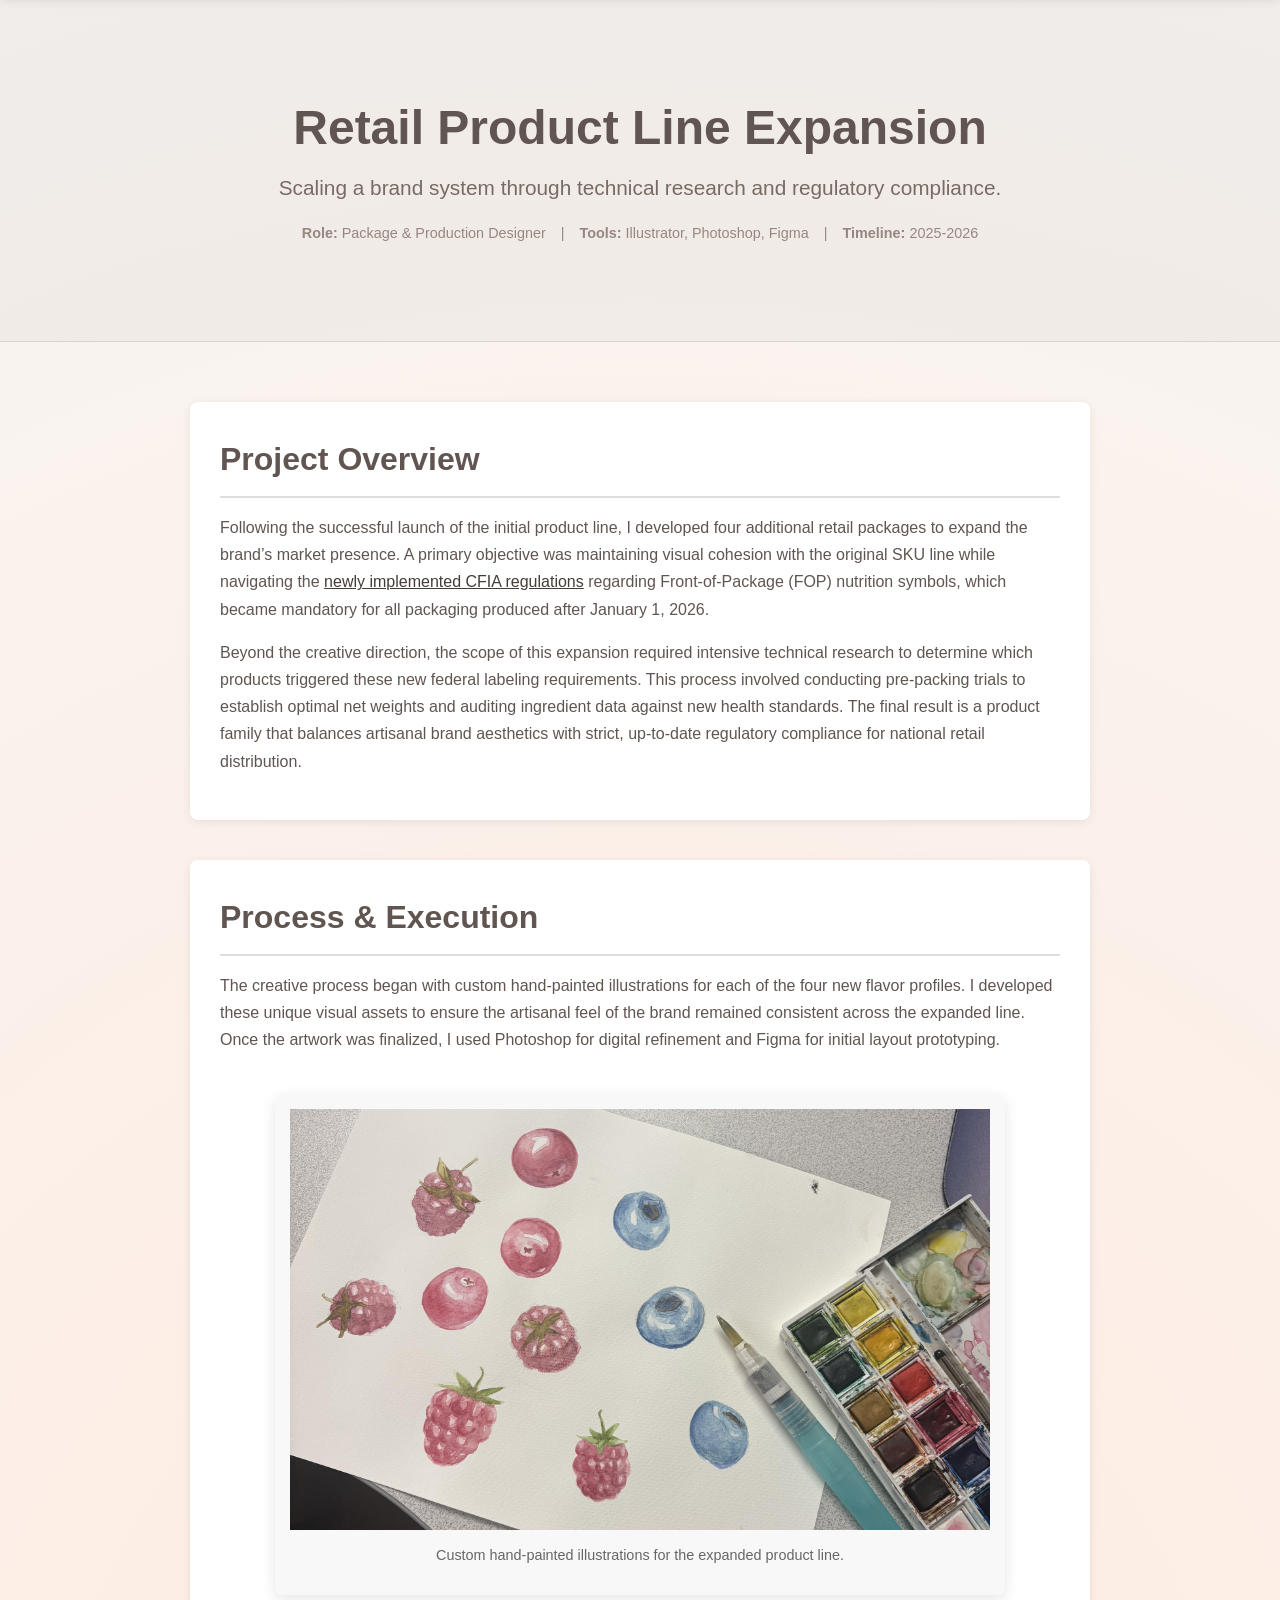
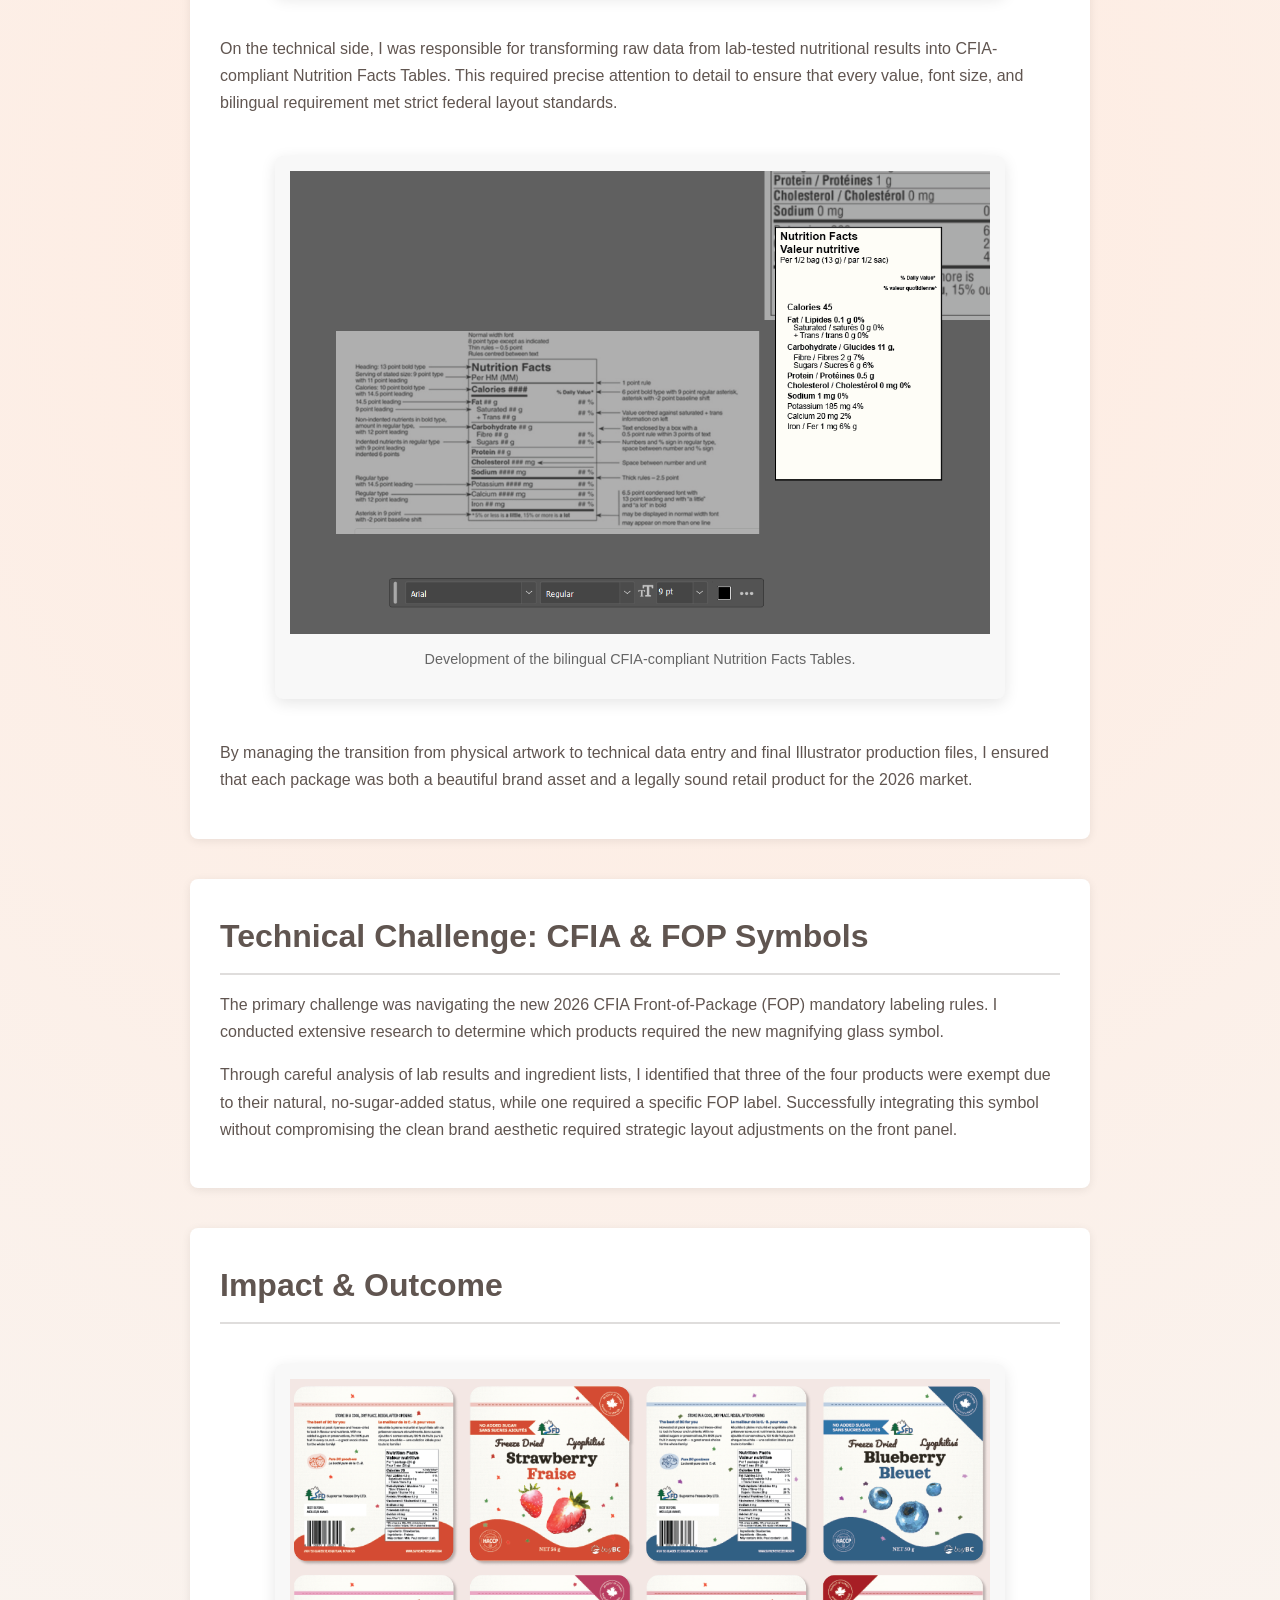
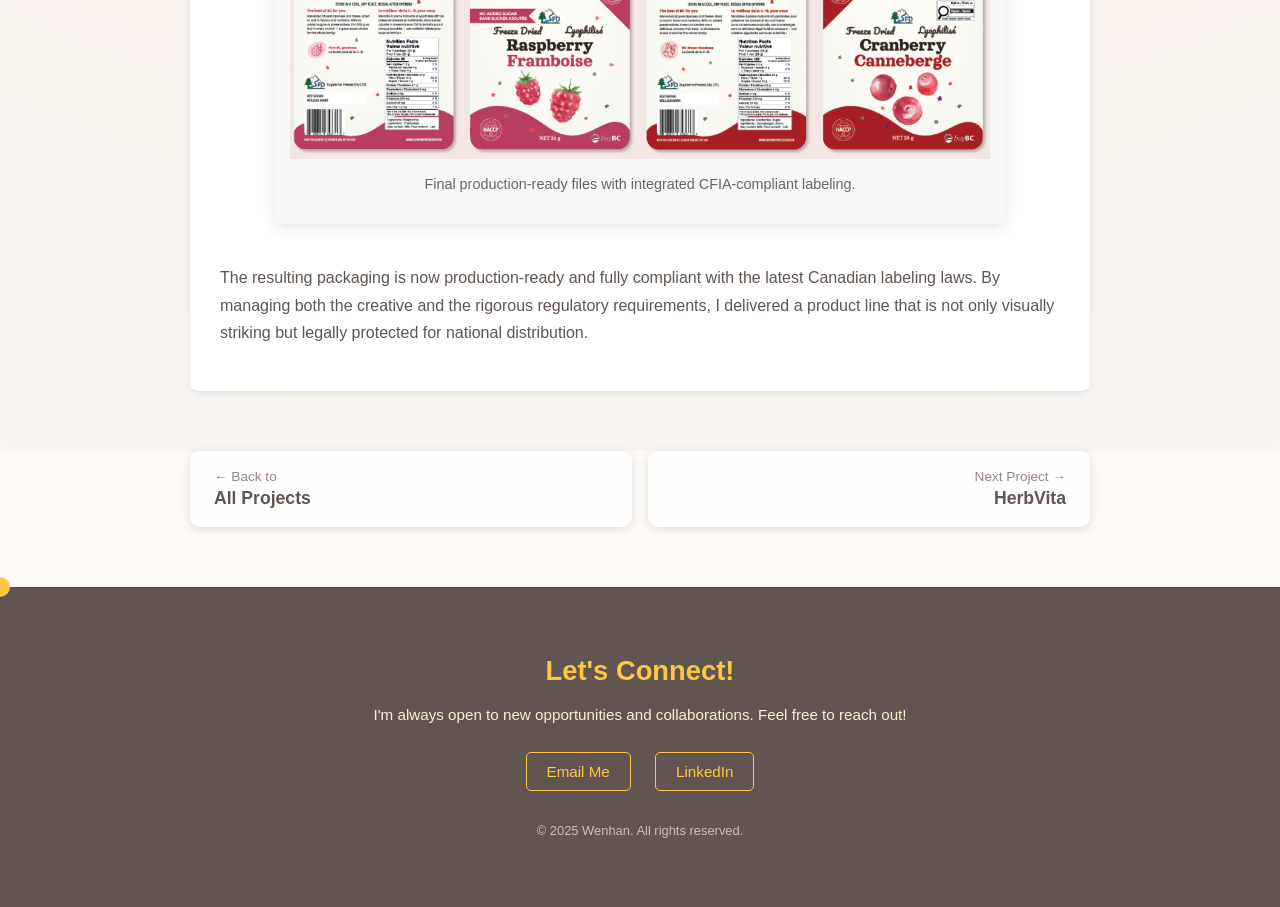
<file: fruitPackageDesign.html>
<!DOCTYPE html>
<html lang="en">
<head>
  <meta charset="UTF-8" />
  <meta name="viewport" content="width=device-width, initial-scale=1.0" />
  <title>Package Design - Wenhan Miao</title>
  <link rel="stylesheet" href="styles.css" />
  <link rel="icon" href="images/favicon.ico" type="image/x-icon" />
</head>
<body>
  <header id="main-header">
    <nav>
      <ul>
        <li><a href="index.html">Home</a></li>
      </ul>
    </nav>
  </header>

  <main class="project-detail-page">
  <section class="project-hero">
    <h1>Retail Product Line Expansion</h1>
    <p class="subtitle">Scaling a brand system through technical research and regulatory compliance.</p>
    <div class="project-meta">
      <span><strong>Role:</strong> Package & Production Designer</span> |
      <span><strong>Tools:</strong> Illustrator, Photoshop, Figma</span> |
      <span><strong>Timeline:</strong> 2025-2026</span>
    </div>
  </section>

  <section class="project-content">

    <div class="content-text-block">
      <h2>Project Overview</h2>
      <p>
        Following the successful launch of the initial product line, I developed four additional retail packages to expand the brand’s market presence. A primary objective was maintaining visual cohesion with the original SKU line while navigating the 
        <a href="https://inspection.canada.ca/en/food-labels/labelling/industry/nutrition-labelling/fop-nutrition-symbol" target="_blank">newly implemented CFIA regulations</a> 
        regarding Front-of-Package (FOP) nutrition symbols, which became mandatory for all packaging produced after January 1, 2026.
      </p>
      <p>
        Beyond the creative direction, the scope of this expansion required intensive technical research to determine which products triggered these new federal labeling requirements. This process involved conducting pre-packing trials to establish optimal net weights and auditing ingredient data against new health standards. The final result is a product family that balances artisanal brand aesthetics with strict, up-to-date regulatory compliance for national retail distribution.
      </p>
    </div>


    <div class="content-text-block">
      <h2>Process & Execution</h2>
      <p>
        The creative process began with custom hand-painted illustrations for each of the four new flavor profiles. I developed these unique visual assets to ensure the artisanal feel of the brand remained consistent across the expanded line. Once the artwork was finalized, I used Photoshop for digital refinement and Figma for initial layout prototyping.
      </p>

      <div class="content-image">
        <img src="images/packageDesignProcess3.jpg" alt="Individual hand-painted flavor illustrations" />
        <p class="caption">Custom hand-painted illustrations for the expanded product line.</p>
      </div>
      
      <p>
        On the technical side, I was responsible for transforming raw data from lab-tested nutritional results into CFIA-compliant Nutrition Facts Tables. This required precise attention to detail to ensure that every value, font size, and bilingual requirement met strict federal layout standards. 
      </p>
      
      <div class="content-image">
        <img src="images/packageDesignProcess1.png" alt="Technical layout of bilingual CFIA Nutrition Facts Table" />
        <p class="caption">Development of the bilingual CFIA-compliant Nutrition Facts Tables.</p>
      </div>

      <p>
        By managing the transition from physical artwork to technical data entry and final Illustrator production files, I ensured that each package was both a beautiful brand asset and a legally sound retail product for the 2026 market.
      </p>
    </div>

    <div class="content-text-block">
      <h2>Technical Challenge: CFIA & FOP Symbols</h2>
      <p>
        The primary challenge was navigating the new 2026 CFIA Front-of-Package (FOP) mandatory labeling rules. I conducted extensive research to determine which products required the new magnifying glass symbol.
      </p>
      <p>
        Through careful analysis of lab results and ingredient lists, I identified that three of the four products were exempt due to their natural, no-sugar-added status, while one required a specific FOP label. Successfully integrating this symbol without compromising the clean brand aesthetic required strategic layout adjustments on the front panel.
      </p>
    </div>

    <div class="content-text-block">
      <h2>Impact & Outcome</h2>
      <div class="content-image">
        <img src="images/packageDesignProcess4.png" alt="Final 6-SKU production-ready product family" />
        <p class="caption">Final production-ready files with integrated CFIA-compliant labeling.</p>
      </div>
      
      <p>
        The resulting packaging is now production-ready and fully compliant with the latest Canadian labeling laws. By managing both the creative and the rigorous regulatory requirements, I delivered a product line that is not only visually striking but legally protected for national distribution.
      </p>
    </div>
  </section>
</main>

          <nav class="project-nav" aria-label="Project navigation">
    <a href="index.html#creative-projects" class="project-nav-link prev">
        <span class="project-nav-label">← Back to</span>
        <span class="project-nav-title">All Projects</span>
    </a>
    <a href="herbvita.html" class="project-nav-link next">
        <span class="project-nav-label">Next Project →</span>
        <span class="project-nav-title">HerbVita</span>
    </a>
</nav>


  <div id="circularcursor"></div>

<footer id="contact"> <div class="footer-content">
            <h3>Let's Connect!</h3>
            <p>I'm always open to new opportunities and collaborations. Feel free to reach out!</p>
            <div class="contact-links">
                <a href="https://mail.google.com/mail/?view=cm&to=wenhanmiao3@gmail.com" class="footer-link" target="_blank">Email Me</a>
                <a href="https://www.linkedin.com/in/w3nhan/" target="_blank" class="footer-link">LinkedIn</a>
                </div>
            <p class="copyright">&copy; 2025 Wenhan. All rights reserved.</p>
        </div>
    </footer>

    <script src="script.js"></script>

    
</body>
</html>
</file>
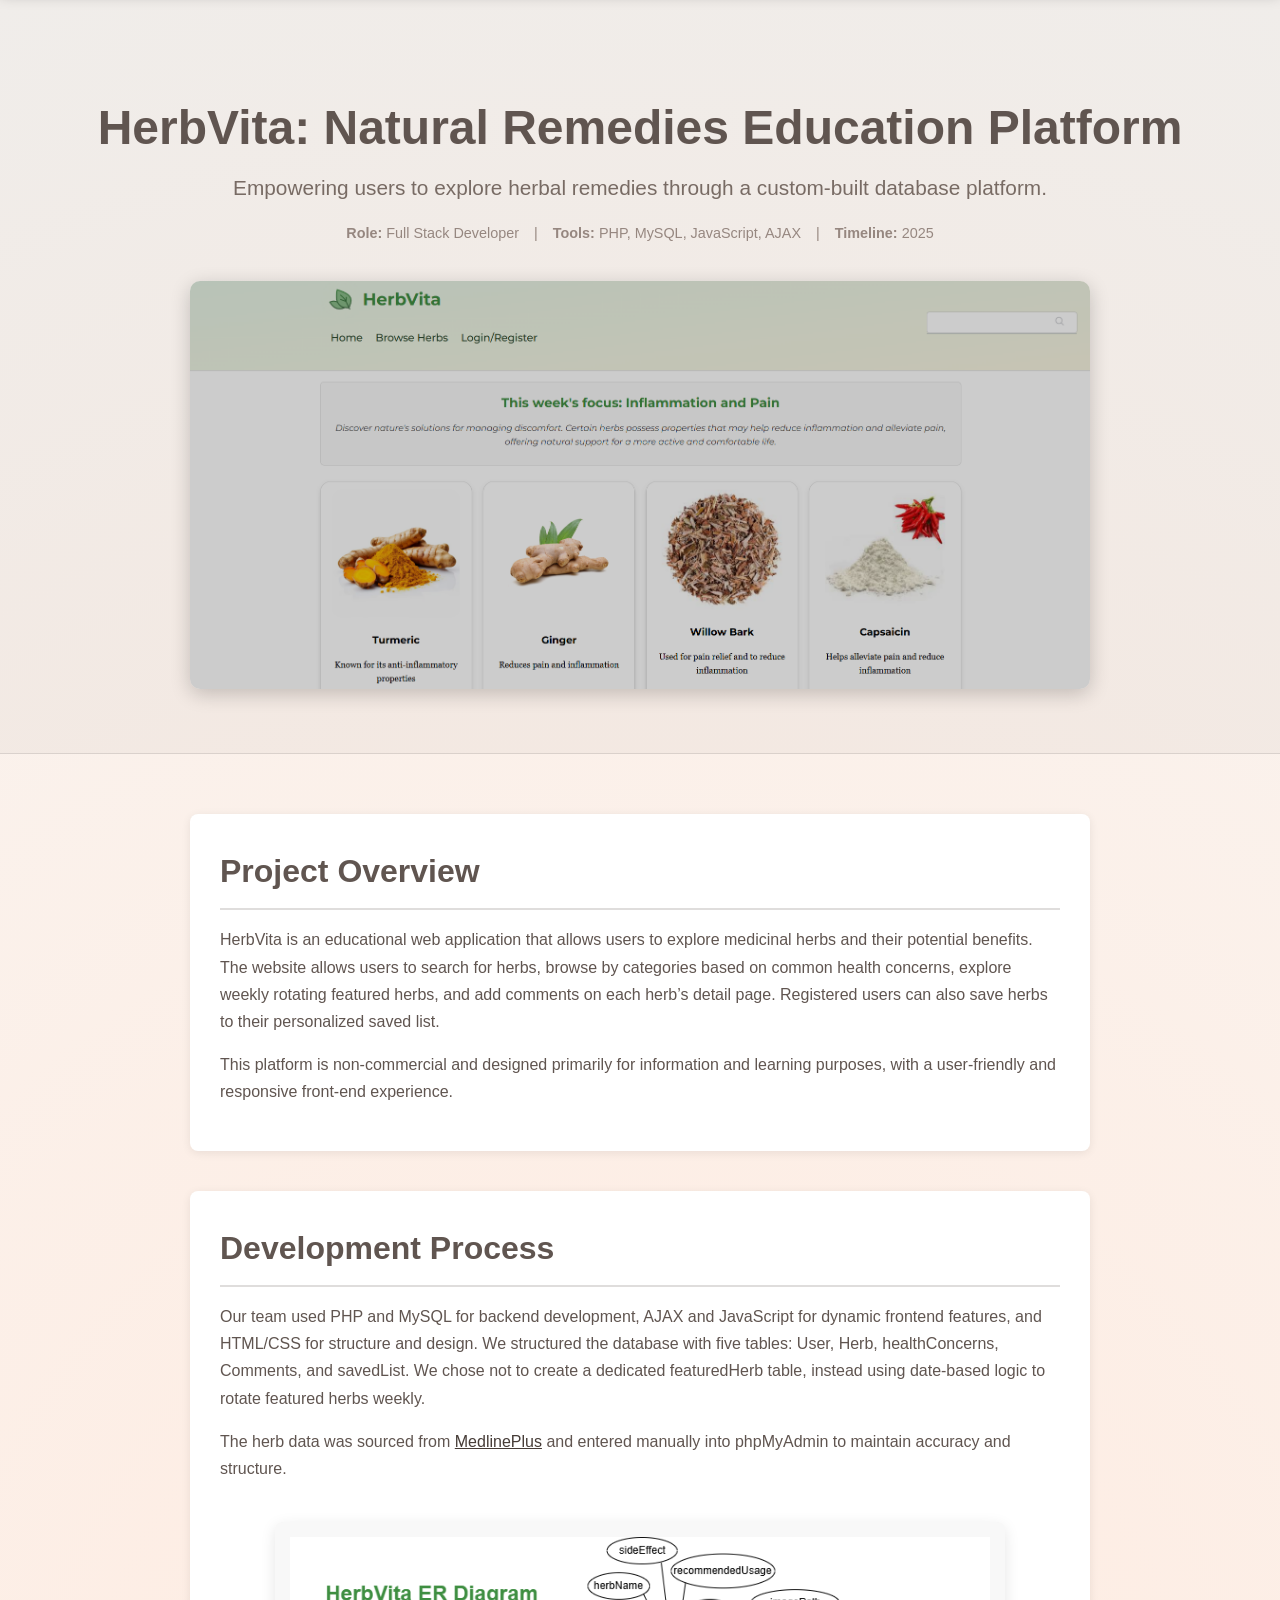
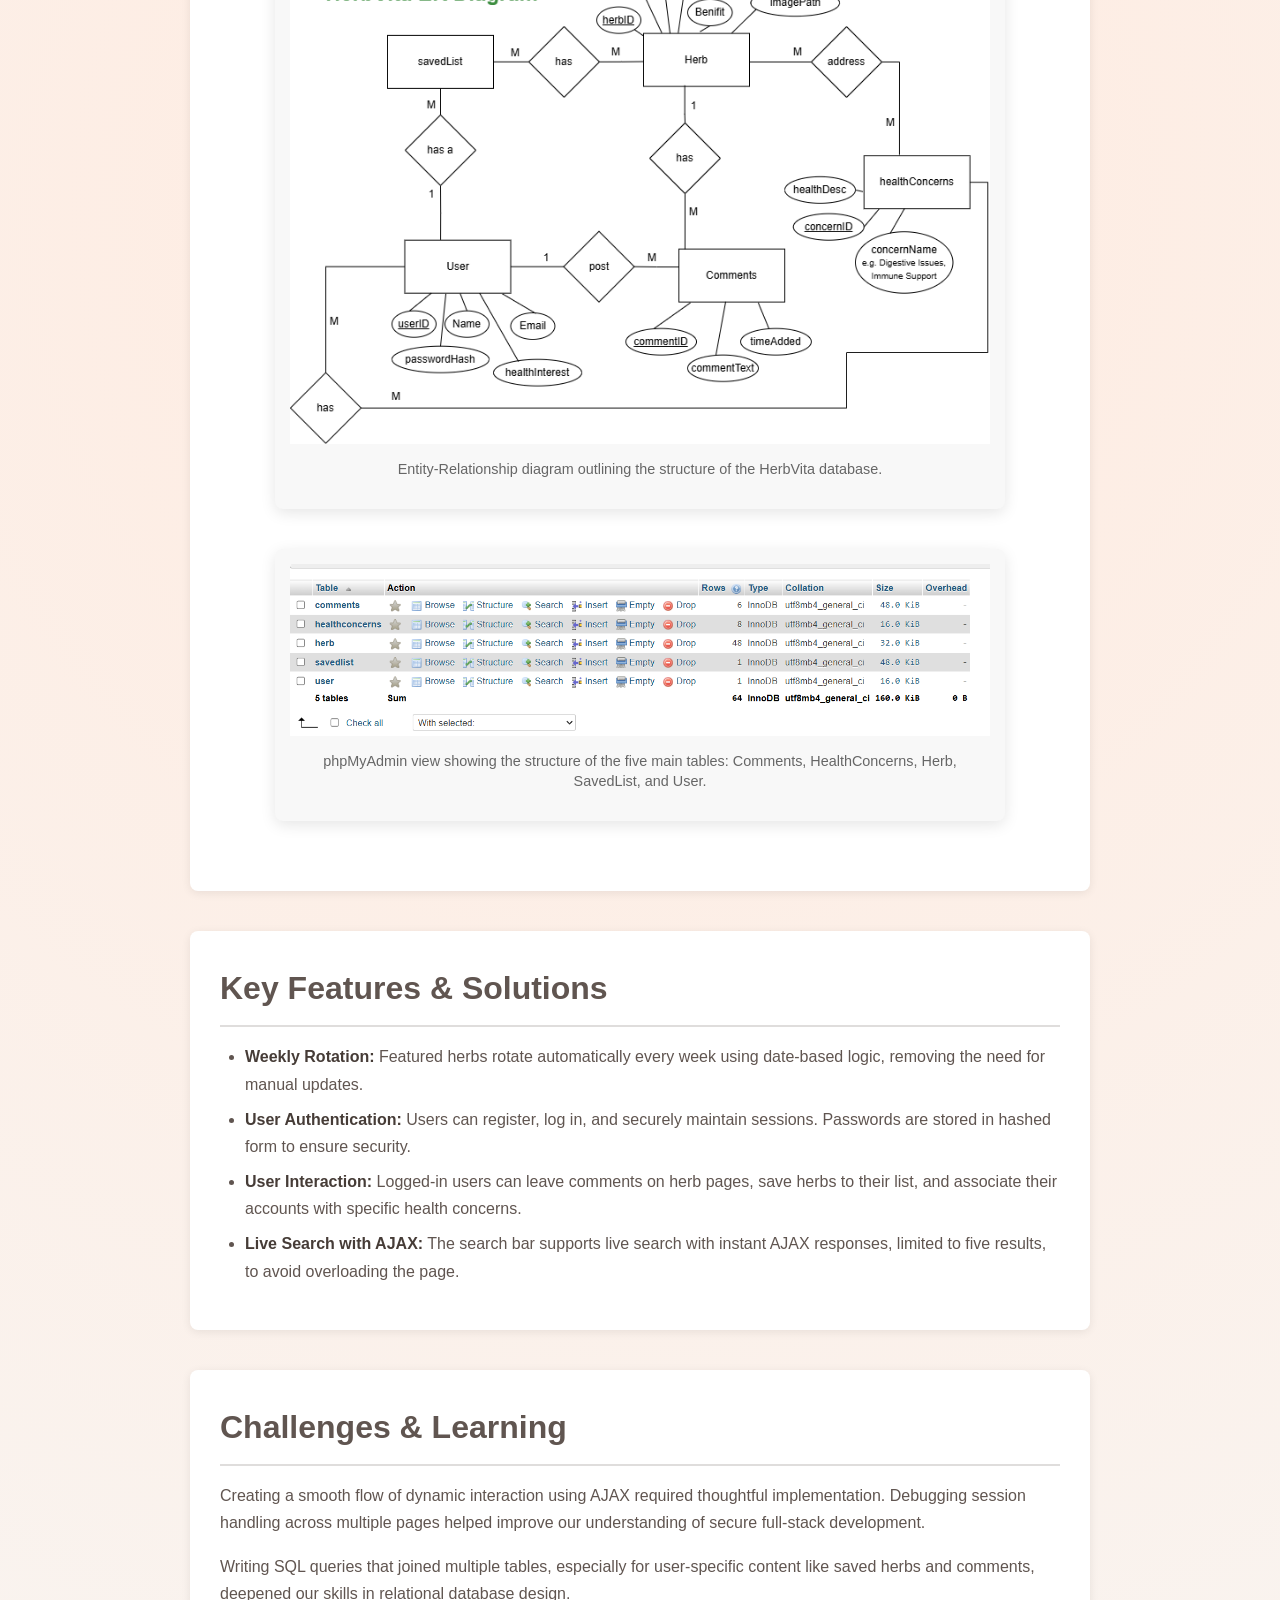
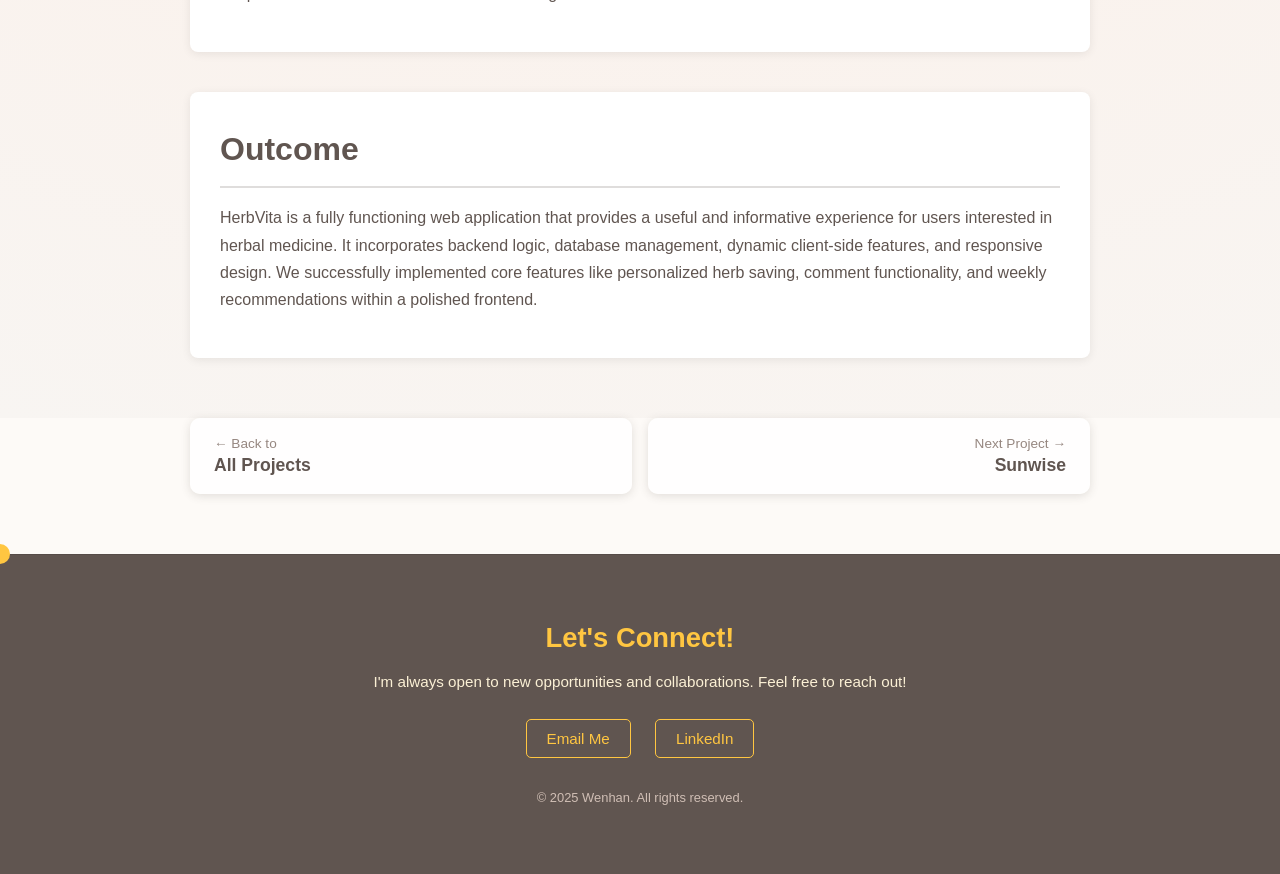
<file: herbvita.html>
<!DOCTYPE html>
<html lang="en">
<head>
  <meta charset="UTF-8" />
  <meta name="viewport" content="width=device-width, initial-scale=1.0" />
  <title>HerbVita - Wenhan Miao</title>
  <link rel="stylesheet" href="styles.css" />
  <link rel="icon" href="images/favicon.ico" type="image/x-icon" />
</head>
<body>
  <header id="main-header">
    <nav>
      <ul>
        <li><a href="index.html">Home</a></li>
      </ul>
    </nav>
  </header>

  <main class="project-detail-page">
    <section class="project-hero">
      <h1>HerbVita: Natural Remedies Education Platform</h1>
      <p class="subtitle">Empowering users to explore herbal remedies through a custom-built database platform.</p>
      <div class="project-meta">
        <span><strong>Role:</strong> Full Stack Developer</span> |
        <span><strong>Tools:</strong> PHP, MySQL, JavaScript, AJAX</span> |
        <span><strong>Timeline:</strong> 2025</span>
      </div>

       <div class="module-launch-wrapper">
        <a href="https://youtu.be/pIsgX5mrJ9c" target="_blank" class="launch-module-button">
          <img src="images/herbVita.png" alt="HerbVita website features demo" class="module-preview-img"/>
          <span class="launch-text">Watch Demo Video</span>
        </a>
      </div>


    </section>

<section class="project-content">
      <div class="content-text-block">
        <h2>Project Overview</h2>
        <p>HerbVita is an educational web application that allows users to explore medicinal herbs and their potential benefits. The website allows users to search for herbs, browse by categories based on common health concerns, explore weekly rotating featured herbs, and add comments on each herb’s detail page. Registered users can also save herbs to their personalized saved list.</p>
        <p>This platform is non-commercial and designed primarily for information and learning purposes, with a user-friendly and responsive front-end experience.</p>
      </div>

      <div class="content-text-block">
        <h2>Development Process</h2>
        <p>Our team used PHP and MySQL for backend development, AJAX and JavaScript for dynamic frontend features, and HTML/CSS for structure and design. We structured the database with five tables: User, Herb, healthConcerns, Comments, and savedList. We chose not to create a dedicated featuredHerb table, instead using date-based logic to rotate featured herbs weekly.</p>
        <p>The herb data was sourced from <a href="https://medlineplus.gov/druginfo/herb_All.html " target="_blank">MedlinePlus</a> and entered manually into phpMyAdmin to maintain accuracy and structure.</p>

        <div class="content-image">
          <img src="images/herbvita-er-diagram.png" alt="HerbVita ER diagram" />
          <p class="caption">Entity-Relationship diagram outlining the structure of the HerbVita database.</p>
        </div>

        <div class="content-image">
          <img src="images/phpmyadmin-tables.png" alt="phpMyAdmin table structure" />
          <p class="caption">phpMyAdmin view showing the structure of the five main tables: Comments, HealthConcerns, Herb, SavedList, and User.</p>
        </div>
      </div>

      <div class="content-text-block">
        <h2>Key Features & Solutions</h2>
        <ul>
          <li><strong>Weekly Rotation:</strong> Featured herbs rotate automatically every week using date-based logic, removing the need for manual updates.</li>
          <li><strong>User Authentication:</strong> Users can register, log in, and securely maintain sessions. Passwords are stored in hashed form to ensure security.</li>
          <li><strong>User Interaction:</strong> Logged-in users can leave comments on herb pages, save herbs to their list, and associate their accounts with specific health concerns.</li>
          <li><strong>Live Search with AJAX:</strong> The search bar supports live search with instant AJAX responses, limited to five results, to avoid overloading the page.</li>
        </ul>
      </div>

      <div class="content-text-block">
        <h2>Challenges & Learning</h2>
        <p>Creating a smooth flow of dynamic interaction using AJAX required thoughtful implementation. Debugging session handling across multiple pages helped improve our understanding of secure full-stack development.</p>
        <p>Writing SQL queries that joined multiple tables, especially for user-specific content like saved herbs and comments, deepened our skills in relational database design.</p>
      </div>

      <div class="content-text-block">
        <h2>Outcome</h2>
      
        <p>HerbVita is a fully functioning web application that provides a useful and informative experience for users interested in herbal medicine. It incorporates backend logic, database management, dynamic client-side features, and responsive design. We successfully implemented core features like personalized herb saving, comment functionality, and weekly recommendations within a polished frontend.</p>
      </div>
    </section>
  </main>
          <nav class="project-nav" aria-label="Project navigation">
    <a href="index.html#technical-projects" class="project-nav-link prev">
        <span class="project-nav-label">← Back to</span>
        <span class="project-nav-title">All Projects</span>
    </a>
    <a href="sunwise.html" class="project-nav-link next">
        <span class="project-nav-label">Next Project →</span>
        <span class="project-nav-title">Sunwise</span>
    </a>
</nav>
  <div id="circularcursor"></div>

<footer id="contact"> <div class="footer-content">
            <h3>Let's Connect!</h3>
            <p>I'm always open to new opportunities and collaborations. Feel free to reach out!</p>
            <div class="contact-links">
                <a href="https://mail.google.com/mail/?view=cm&to=wenhanmiao3@gmail.com" class="footer-link" target="_blank">Email Me</a>
                <a href="https://www.linkedin.com/in/w3nhan/" target="_blank" class="footer-link">LinkedIn</a>
                </div>
            <p class="copyright">&copy; 2025 Wenhan. All rights reserved.</p>
        </div>
    </footer>

    <script src="script.js"></script>

    
</body>
</html>
</file>
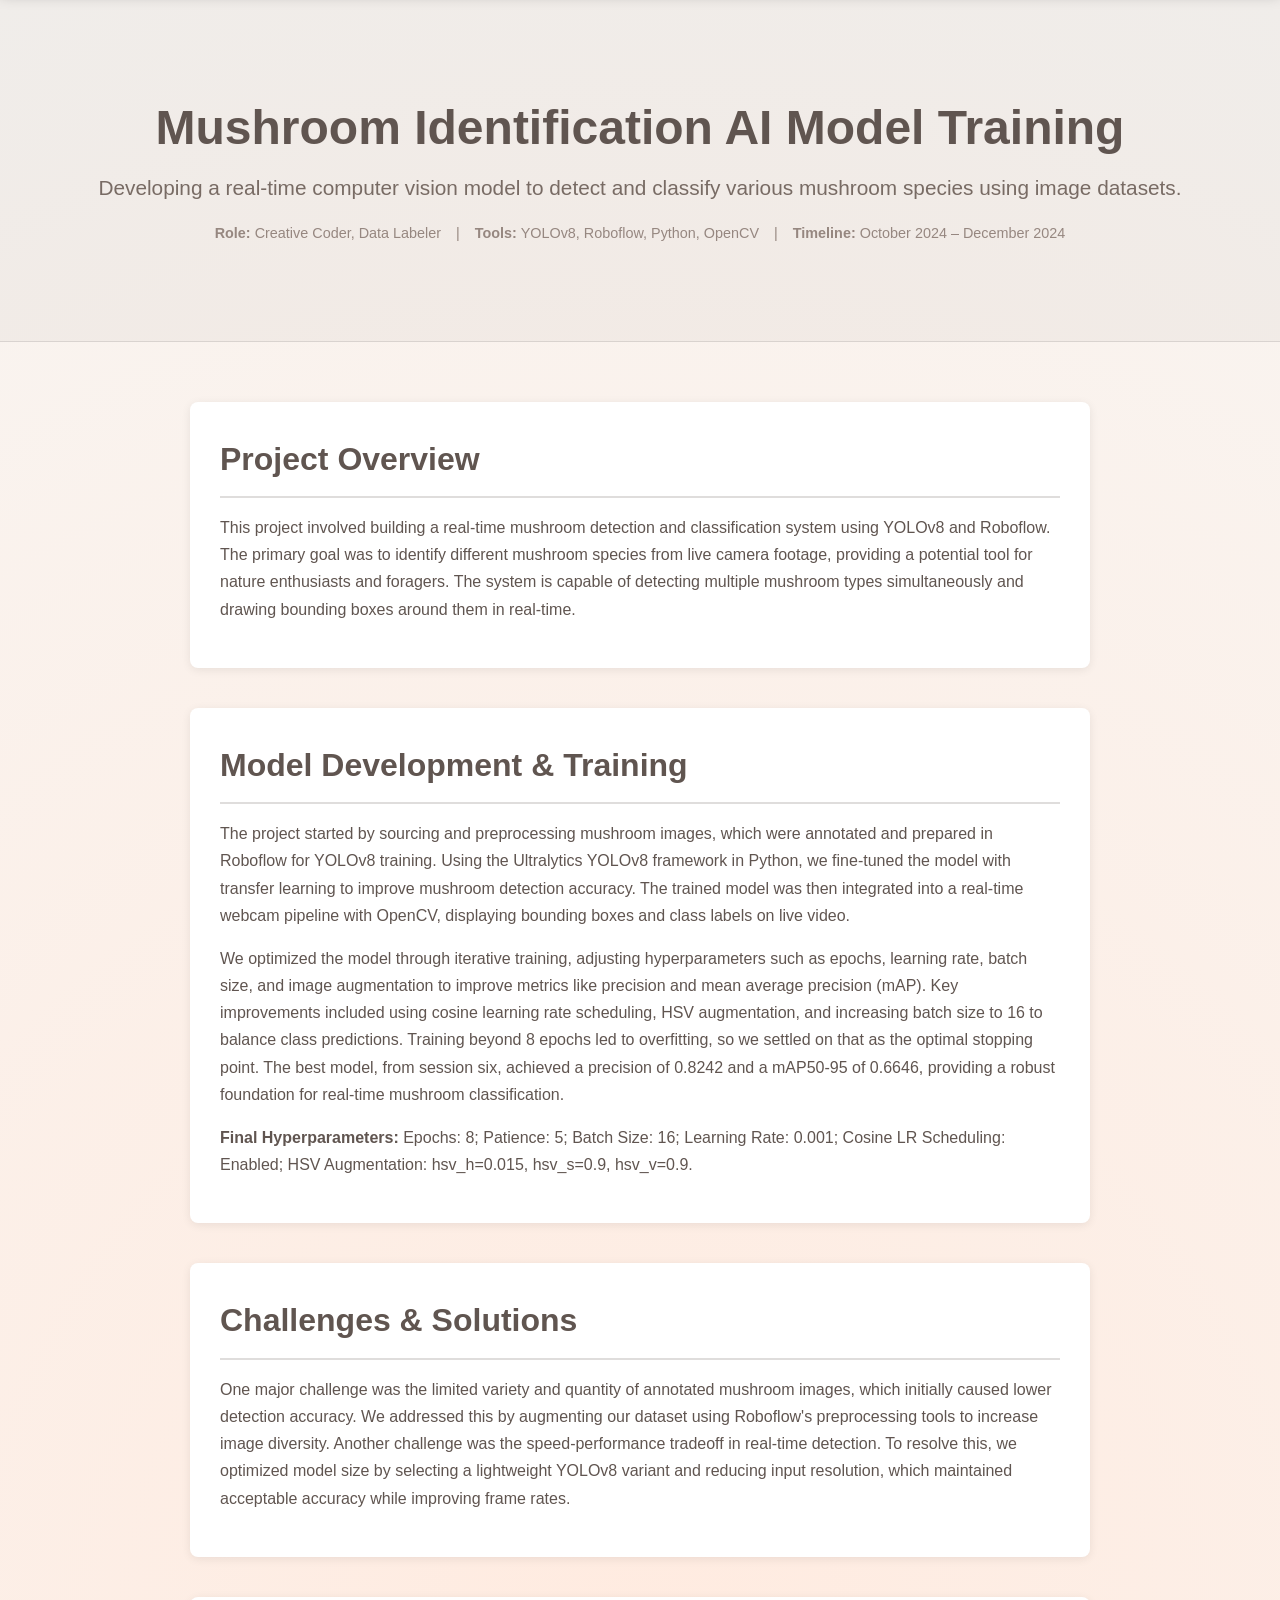
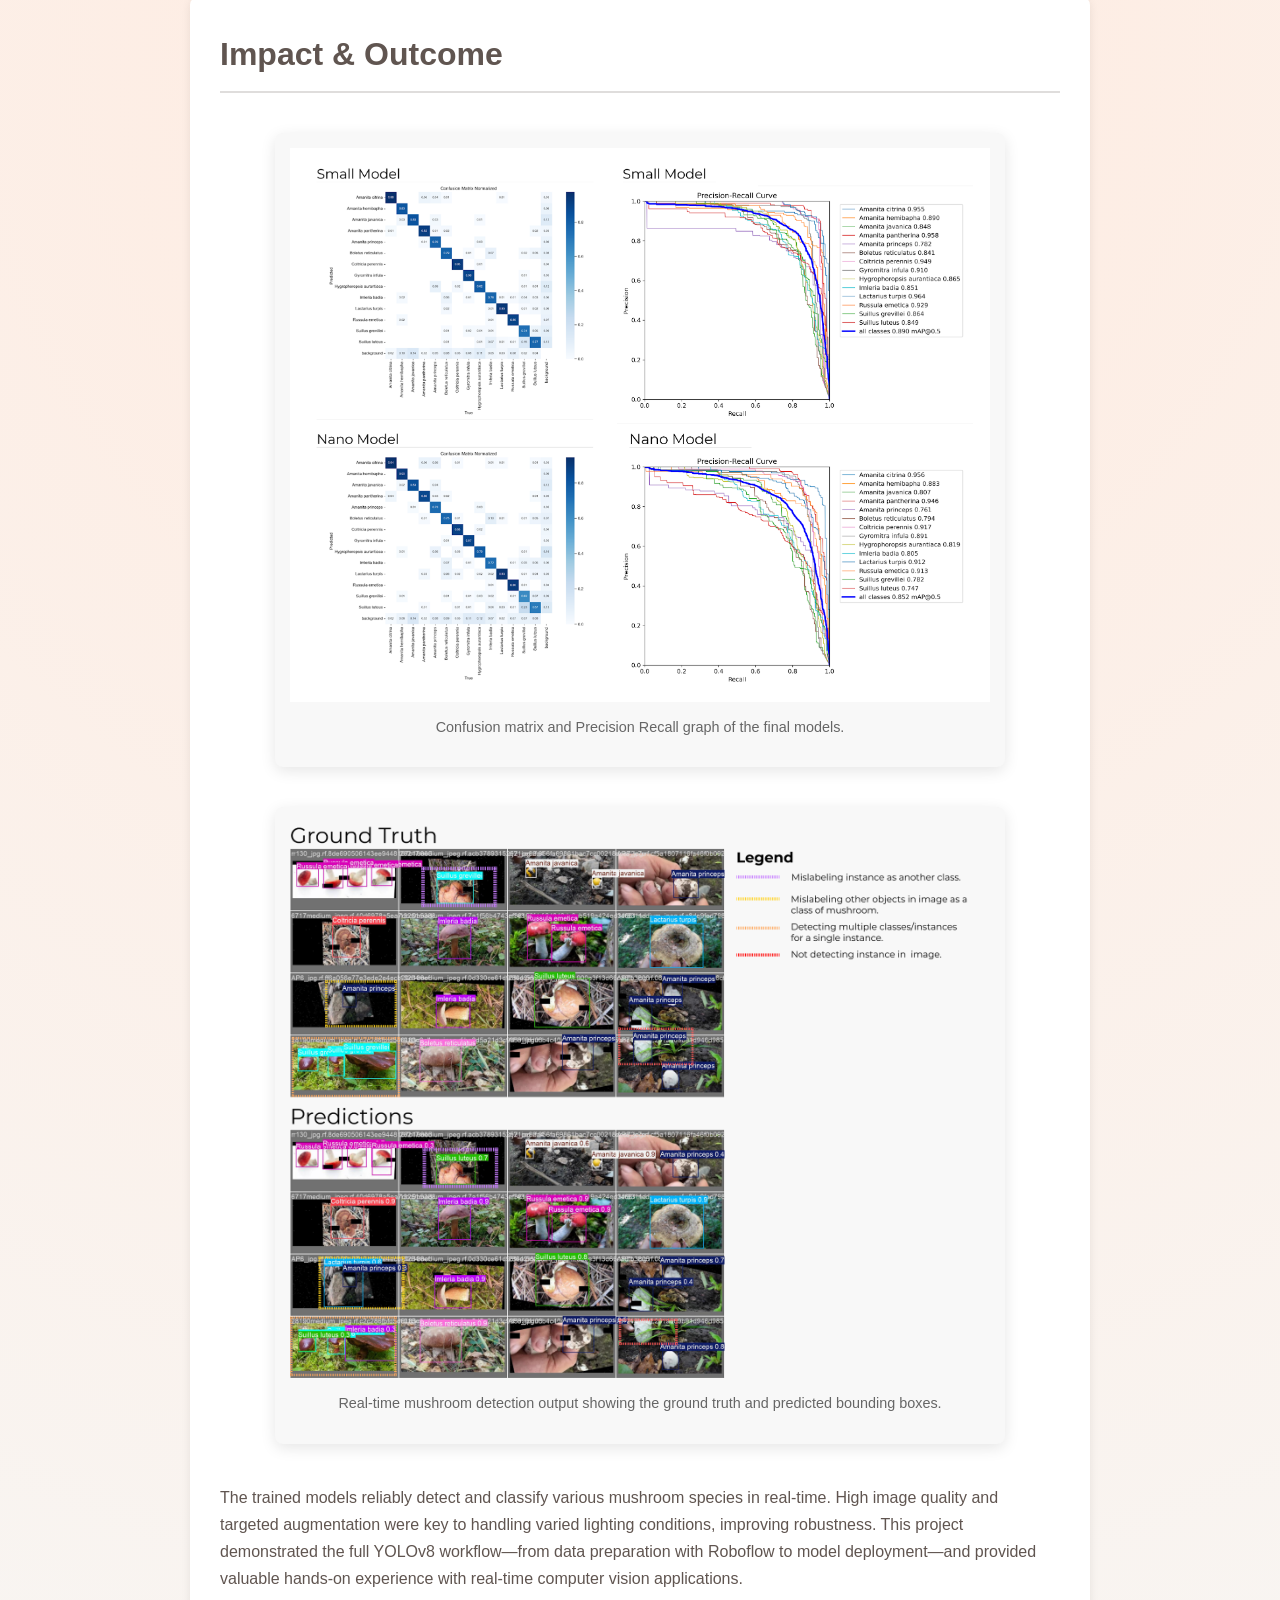
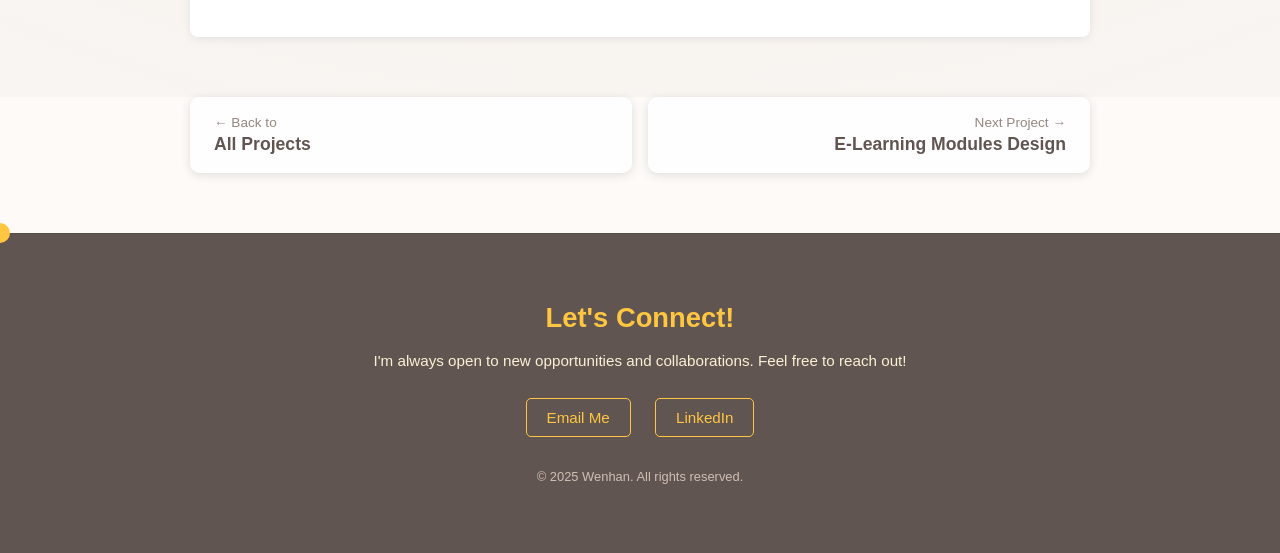
<file: MushroomModelTraining.html>
<!DOCTYPE html>
<html lang="en">
<head>
  <meta charset="UTF-8" />
  <meta name="viewport" content="width=device-width, initial-scale=1.0"/>
  <title>Mushroom Identification AI Model Training - Wenhan Miao</title>
  <link rel="stylesheet" href="styles.css"/>
  <link rel="icon" href="images/favicon.ico" type="image/x-icon"/>
</head>
<body>
  <header id="main-header">
    <nav>
      <ul>
        <li><a href="index.html">Home</a></li>
      </ul>
    </nav>
  </header>

  <main class="project-detail-page">
    <section class="project-hero">
      <h1>Mushroom Identification AI Model Training</h1>
     <p class="subtitle">Developing a real-time computer vision model to detect and classify various mushroom species using image datasets.</p>
      <div class="project-meta">
        <span><strong>Role:</strong> Creative Coder, Data Labeler</span> |
        <span><strong>Tools:</strong> YOLOv8, Roboflow, Python, OpenCV</span> |
        <span><strong>Timeline:</strong> October 2024 – December 2024</span>
      </div>


    </section>

    <section class="project-content">
      <div class="content-text-block">
        <h2>Project Overview</h2>
        <p>
            This project involved building a real-time mushroom detection and classification system using YOLOv8 and Roboflow. The primary goal was to identify different mushroom species from live camera footage, providing a potential tool for nature enthusiasts and foragers. The system is capable of detecting multiple mushroom types simultaneously and drawing bounding boxes around them in real-time.
        </p>
        </div>

        <div class="content-text-block">
        <h2>Model Development & Training</h2>
        <p>
            The project started by sourcing and preprocessing mushroom images, which were annotated and prepared in Roboflow for YOLOv8 training. Using the Ultralytics YOLOv8 framework in Python, we fine-tuned the model with transfer learning to improve mushroom detection accuracy. The trained model was then integrated into a real-time webcam pipeline with OpenCV, displaying bounding boxes and class labels on live video.
        </p>
        <p>
            We optimized the model through iterative training, adjusting hyperparameters such as epochs, learning rate, batch size, and image augmentation to improve metrics like precision and mean average precision (mAP). Key improvements included using cosine learning rate scheduling, HSV augmentation, and increasing batch size to 16 to balance class predictions. Training beyond 8 epochs led to overfitting, so we settled on that as the optimal stopping point. The best model, from session six, achieved a precision of 0.8242 and a mAP50-95 of 0.6646, providing a robust foundation for real-time mushroom classification.
        </p>
        <p><strong>Final Hyperparameters:</strong> Epochs: 8; Patience: 5; Batch Size: 16; Learning Rate: 0.001; Cosine LR Scheduling: Enabled; HSV Augmentation: hsv_h=0.015, hsv_s=0.9, hsv_v=0.9.</p>
        </div>


        <div class="content-text-block">
        <h2>Challenges & Solutions</h2>
        <p>
            One major challenge was the limited variety and quantity of annotated mushroom images, which initially caused lower detection accuracy. We addressed this by augmenting our dataset using Roboflow's preprocessing tools to increase image diversity. Another challenge was the speed-performance tradeoff in real-time detection. To resolve this, we optimized model size by selecting a lightweight YOLOv8 variant and reducing input resolution, which maintained acceptable accuracy while improving frame rates.
        </p>
        </div>

        <div class="content-text-block">

        <h2>Impact & Outcome</h2>

        <div class="content-image">
            <img src="images/mushroomCVGraphs.png" alt="Confusion matrix and PR graph of the mushroom detection output">
            <p class="caption">Confusion matrix and Precision Recall graph of the final models.</p>
        </div>


        <div class="content-image">
            <img src="images/mushroomCVResult.png" alt="Real-time mushroom detection output">
            <p class="caption">Real-time mushroom detection output showing the ground truth and predicted bounding boxes.</p>
        </div>
        
        <p>
            The trained models reliably detect and classify various mushroom species in real-time. High image quality and targeted augmentation were key to handling varied lighting conditions, improving robustness. This project demonstrated the full YOLOv8 workflow—from data preparation with Roboflow to model deployment—and provided valuable hands-on experience with real-time computer vision applications.
        </p>

        
        </div>

    </section>
  </main>

            <nav class="project-nav" aria-label="Project navigation">
    <a href="index.html#technical-projects" class="project-nav-link prev">
        <span class="project-nav-label">← Back to</span>
        <span class="project-nav-title">All Projects</span>
    </a>
    <a href="e-learning-module.html" class="project-nav-link next">
        <span class="project-nav-label">Next Project →</span>
        <span class="project-nav-title">E-Learning Modules Design</span>
    </a>
</nav>

  <div id="circularcursor"></div>

<footer id="contact"> <div class="footer-content">
            <h3>Let's Connect!</h3>
            <p>I'm always open to new opportunities and collaborations. Feel free to reach out!</p>
            <div class="contact-links">
                <a href="https://mail.google.com/mail/?view=cm&to=wenhanmiao3@gmail.com" class="footer-link" target="_blank">Email Me</a>
                <a href="https://www.linkedin.com/in/w3nhan/" target="_blank" class="footer-link">LinkedIn</a>
                </div>
            <p class="copyright">&copy; 2025 Wenhan. All rights reserved.</p>
        </div>
    </footer>

    <script src="script.js"></script>

    
</body>
</html>
</file>
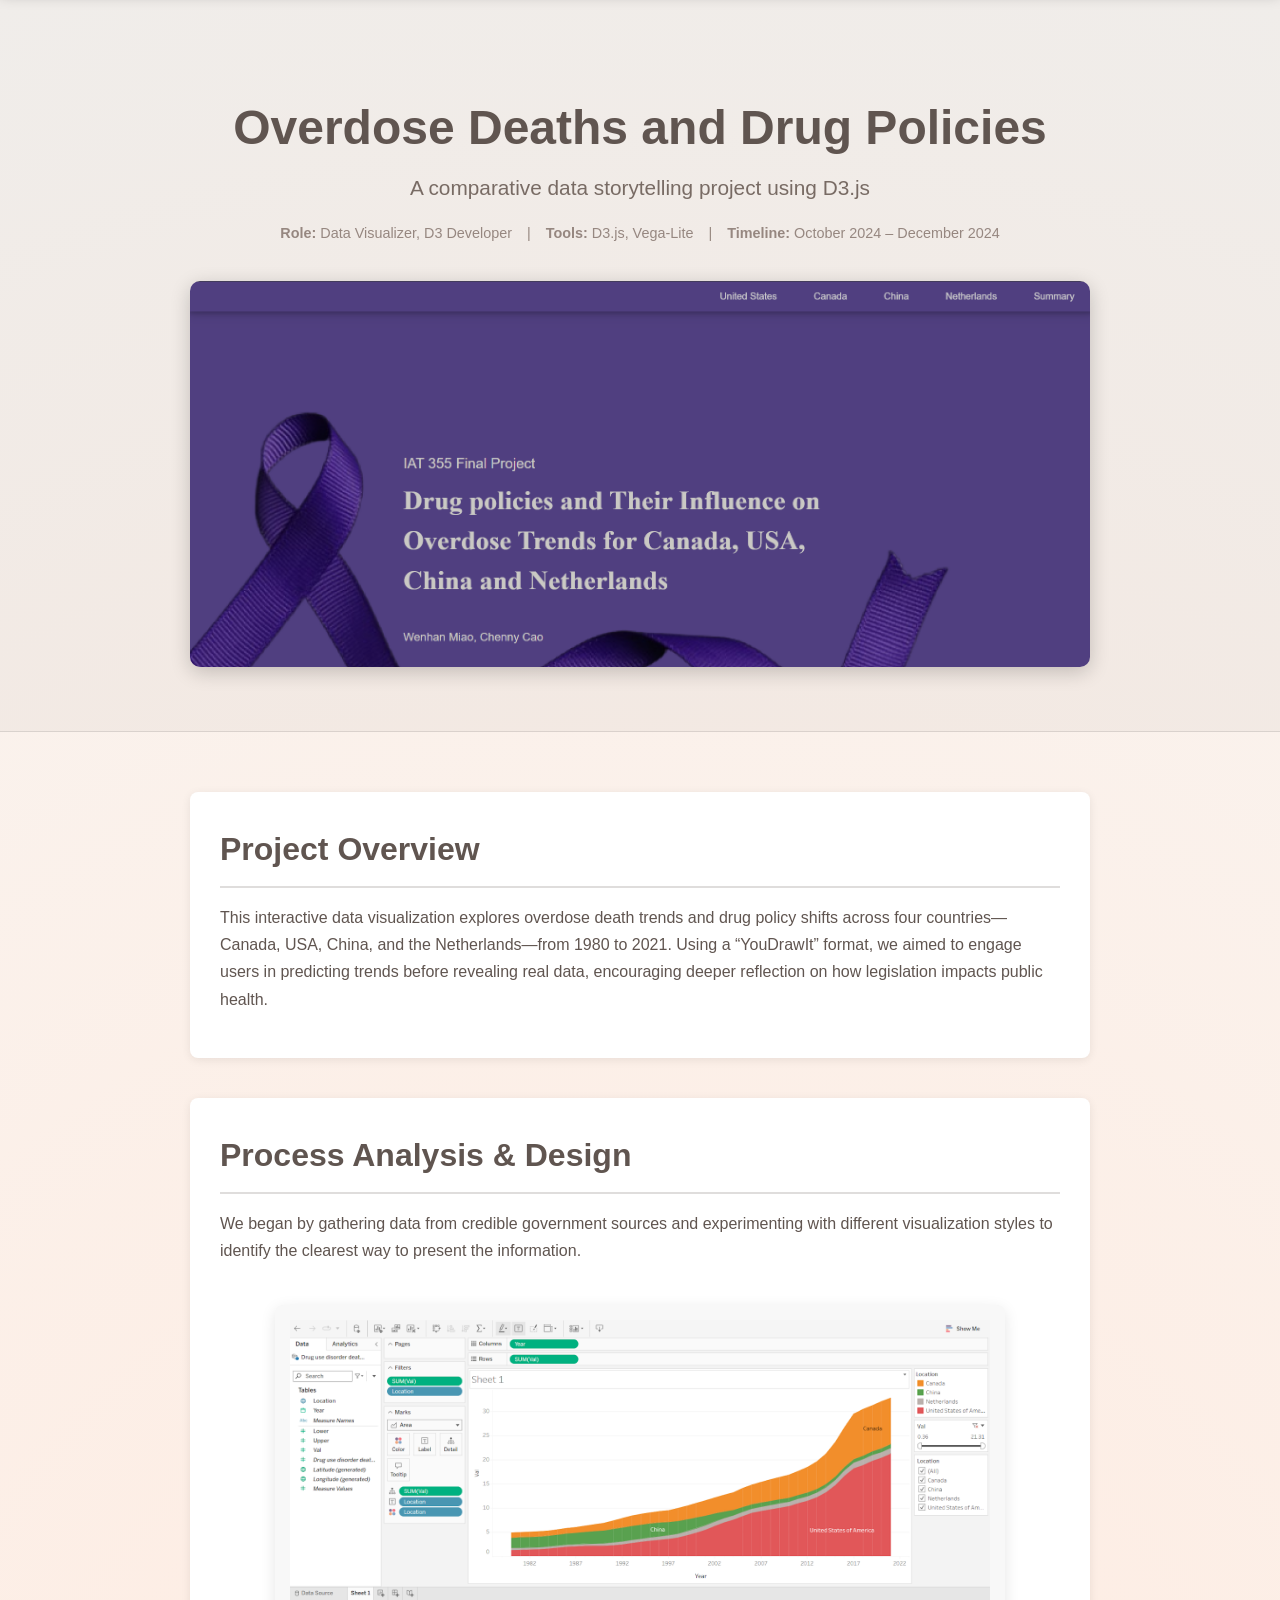
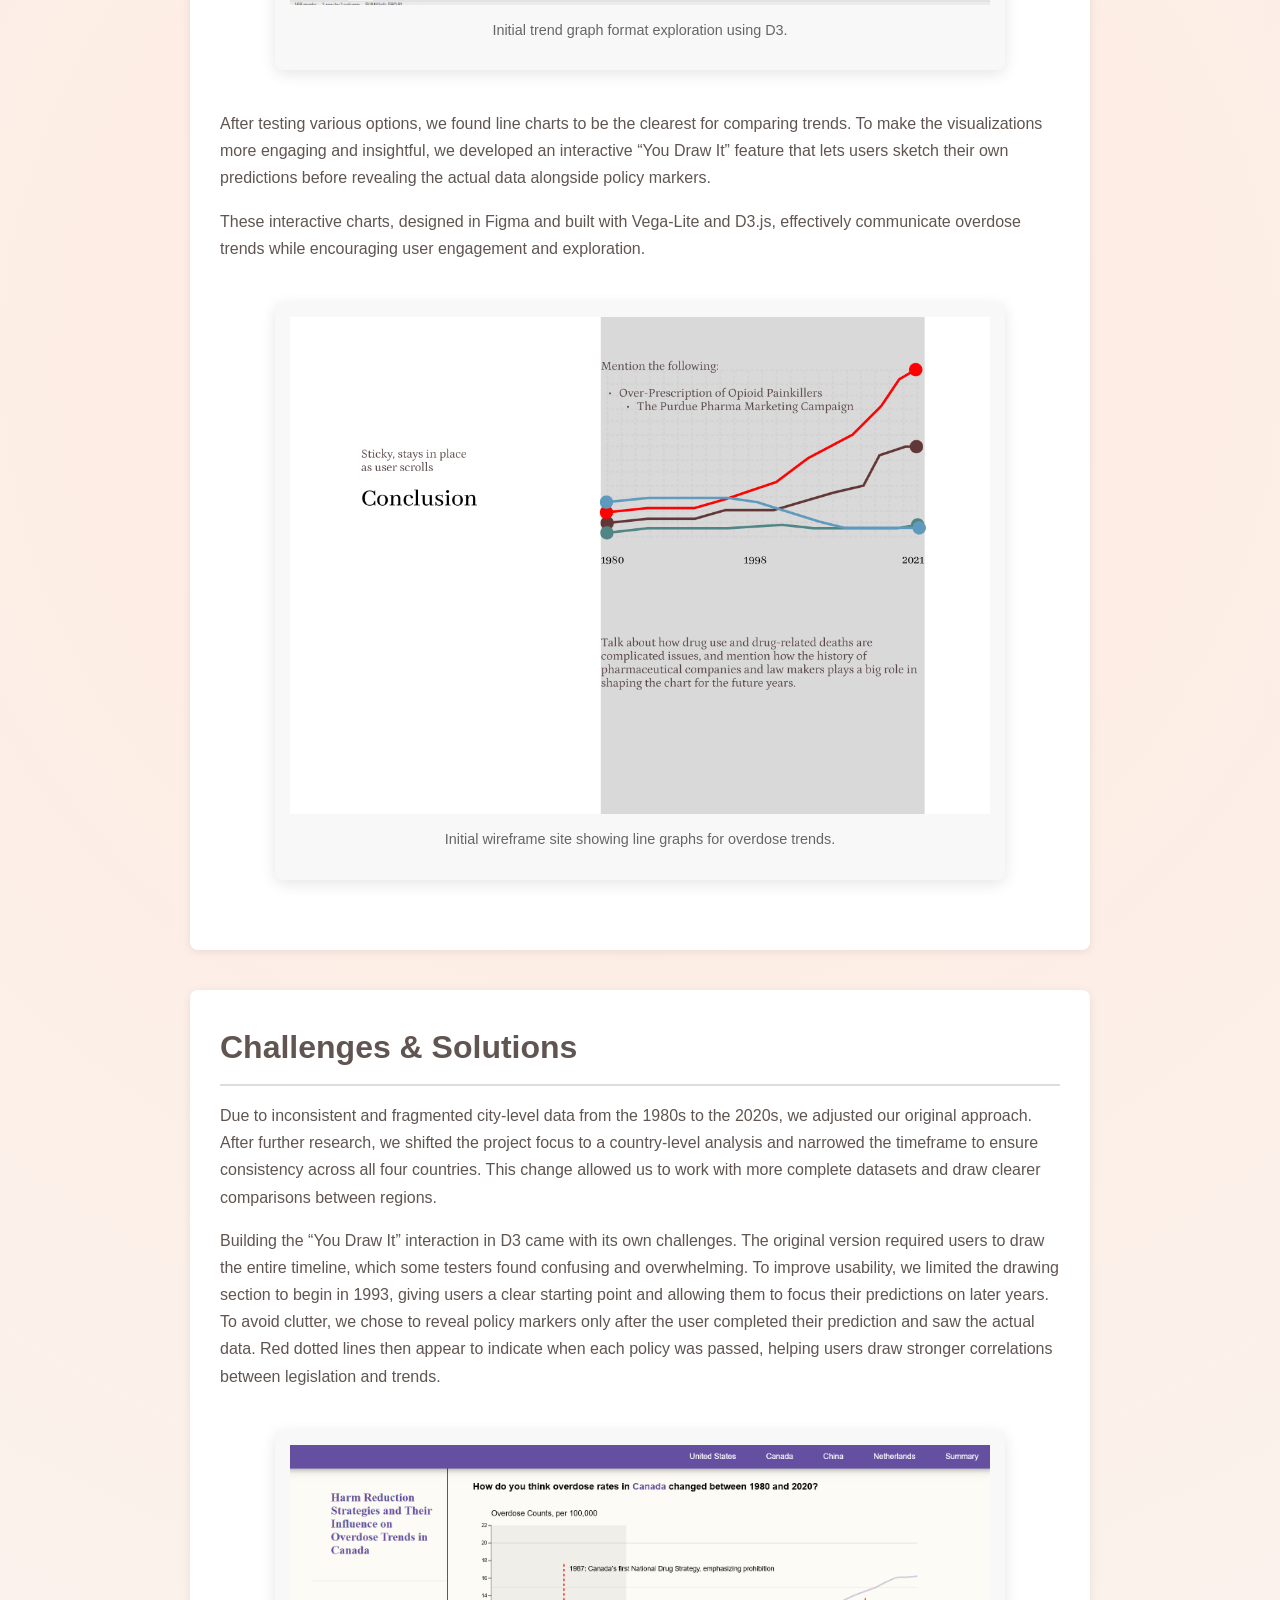
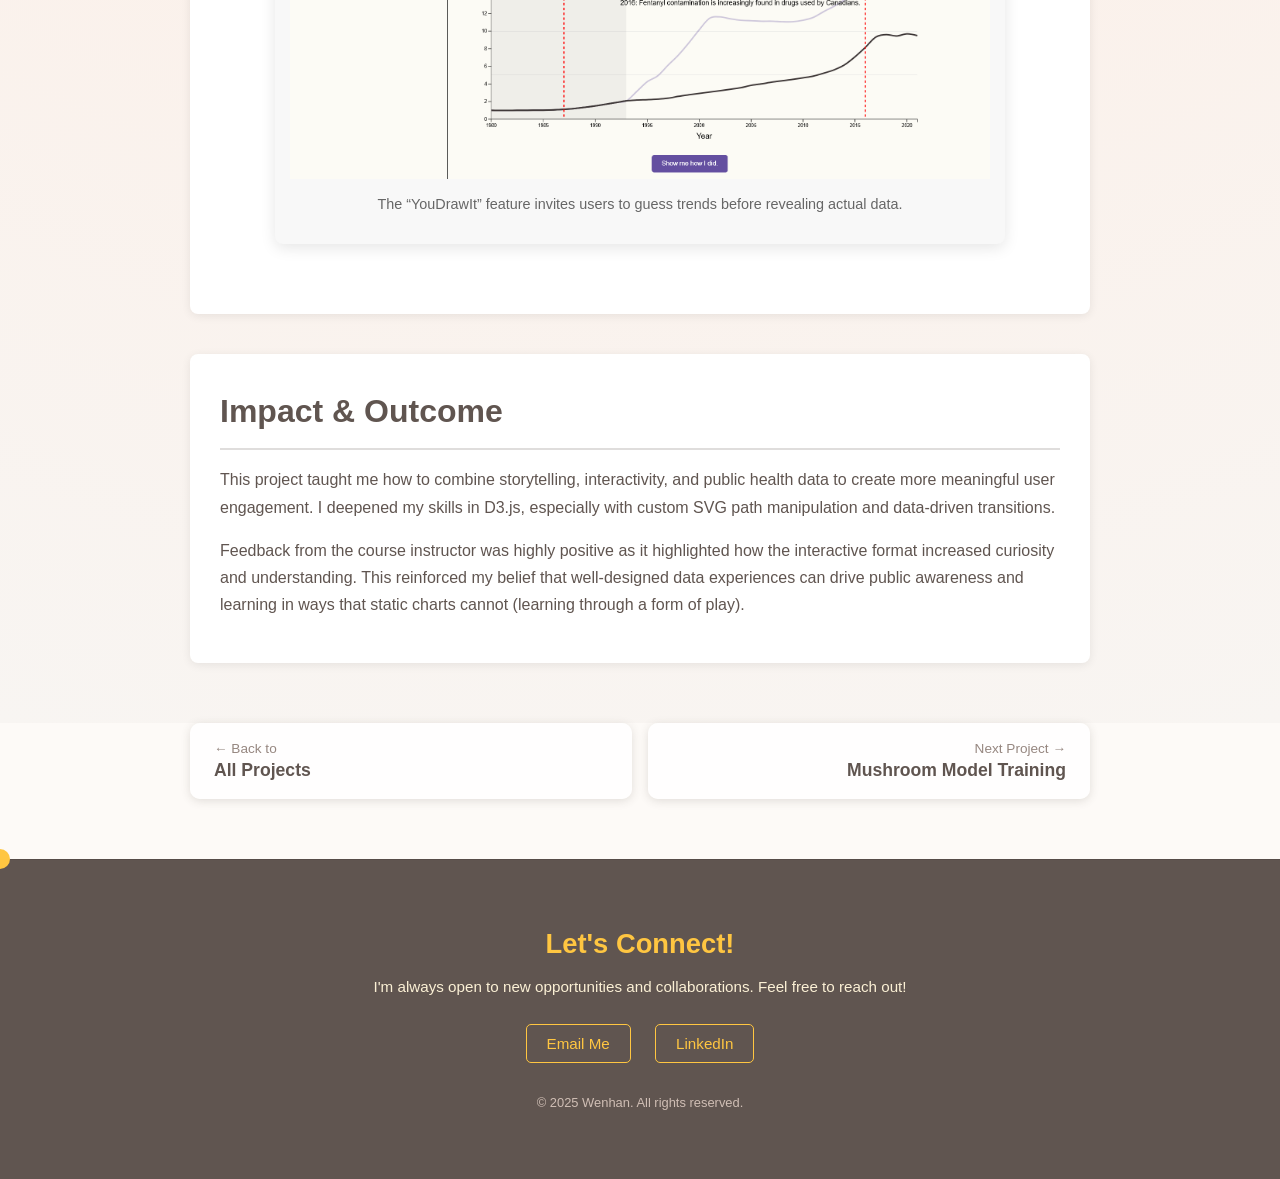
<file: OverdoseVis.html>
<!DOCTYPE html>
<html lang="en">
<head>
    <meta charset="UTF-8">
    <meta name="viewport" content="width=device-width, initial-scale=1.0">
    <title>Data Visualization - Wenhan Miao</title>
    <link rel="stylesheet" href="styles.css">
    <link rel="icon" href="images/favicon.ico" type="image/x-icon">
</head>
<body>
    <header id="main-header">
        <nav>
            <ul>
                <li><a href="index.html">Home</a></li>
            
            </ul>
        </nav>
    </header>

    <main class="project-detail-page">
        <section class="project-hero">
    <h1>Overdose Deaths and Drug Policies</h1>
    <p class="subtitle">A comparative data storytelling project using D3.js</p>
    <div class="project-meta">
        <span><strong>Role:</strong> Data Visualizer, D3 Developer</span> |
        <span><strong>Tools:</strong> D3.js, Vega-Lite</span> |
        <span><strong>Timeline:</strong> October 2024 – December 2024</span>
    </div>
    <div class="module-launch-wrapper">
        <a href="https://chenny317.github.io/355_finalproject/" target="_blank" class="launch-module-button">
            <img src="images/d3VisLanding.png" alt="Click to view the interactive D3 visualization" class="module-preview-img">
            <span class="launch-text">View the Visualization</span>
        </a>
    </div>
</section>

<section class="project-content">
    <div class="content-text-block">
        <h2>Project Overview</h2>
        <p>This interactive data visualization explores overdose death trends and drug policy shifts across four countries—Canada, USA, China, and the Netherlands—from 1980 to 2021. Using a “YouDrawIt” format, we aimed to engage users in predicting trends before revealing real data, encouraging deeper reflection on how legislation impacts public health.</p>
    </div>

   <div class="content-text-block">
        <h2>Process Analysis & Design</h2>
        <p>
            We began by gathering data from credible government sources and experimenting with different visualization styles to identify the clearest way to present the information.
        </p>
        <div class="content-image">
            <img src="images/d3VisExample.png" alt="Trend graph exploration examples">
            <p class="caption">Initial trend graph format exploration using D3.</p>
        </div>
        <p>
            After testing various options, we found line charts to be the clearest for comparing trends. To make the visualizations more engaging and insightful, we developed an interactive “You Draw It” feature that lets users sketch their own predictions before revealing the actual data alongside policy markers.
        </p>
        <p>
            These interactive charts, designed in Figma and built with Vega-Lite and D3.js, effectively communicate overdose trends while encouraging user engagement and exploration.
        </p>
        <div class="content-image">
            <img src="images/d3VisSite.png" alt="Design wireframe and trend graph examples">
            <p class="caption">Initial wireframe site showing line graphs for overdose trends.</p>
        </div>
        </div>

    <div class="content-text-block">
        <h2>Challenges & Solutions</h2>
        
            <p>
                Due to inconsistent and fragmented city-level data from the 1980s to the 2020s, we adjusted our original approach. After further research, we shifted the project focus to a country-level analysis and narrowed the timeframe to ensure consistency across all four countries. This change allowed us to work with more complete datasets and draw clearer comparisons between regions.
            </p>

            <p>
                Building the “You Draw It” interaction in D3 came with its own challenges. The original version required users to draw the entire timeline, which some testers found confusing and overwhelming. To improve usability, we limited the drawing section to begin in 1993, giving users a clear starting point and allowing them to focus their predictions on later years. To avoid clutter, we chose to reveal policy markers only after the user completed their prediction and saw the actual data. Red dotted lines then appear to indicate when each policy was passed, helping users draw stronger correlations between legislation and trends.
            </p>


                
        <div class="content-image">
            <img src="images/d3VisCanada.png" alt="YouDrawIt interaction example in D3">
            <p class="caption">The “YouDrawIt” feature invites users to guess trends before revealing actual data.</p>
        </div>
    </div>

    <div class="content-text-block">
        <h2>Impact & Outcome</h2>
        <p>This project taught me how to combine storytelling, interactivity, and public health data to create more meaningful user engagement. I deepened my skills in D3.js, especially with custom SVG path manipulation and data-driven transitions.</p>
        <p>Feedback from the course instructor was highly positive as it highlighted how the interactive format increased curiosity and understanding. This reinforced my belief that well-designed data experiences can drive public awareness and learning in ways that static charts cannot (learning through a form of play).</p>
    </div>
</section>

    </main>

              <nav class="project-nav" aria-label="Project navigation">
    <a href="index.html#technical-projects" class="project-nav-link prev">
        <span class="project-nav-label">← Back to</span>
        <span class="project-nav-title">All Projects</span>
    </a>
    <a href="MushroomModelTraining.html" class="project-nav-link next">
        <span class="project-nav-label">Next Project →</span>
        <span class="project-nav-title">Mushroom Model Training</span>
    </a>
</nav>

    <div id="circularcursor"></div>

<footer id="contact"> <div class="footer-content">
            <h3>Let's Connect!</h3>
            <p>I'm always open to new opportunities and collaborations. Feel free to reach out!</p>
            <div class="contact-links">
                <a href="https://mail.google.com/mail/?view=cm&to=wenhanmiao3@gmail.com" class="footer-link" target="_blank">Email Me</a>
                <a href="https://www.linkedin.com/in/w3nhan/" target="_blank" class="footer-link">LinkedIn</a>
                </div>
            <p class="copyright">&copy; 2025 Wenhan. All rights reserved.</p>
        </div>
    </footer>

    <script src="script.js"></script>

    
</body>
</html>
</file>
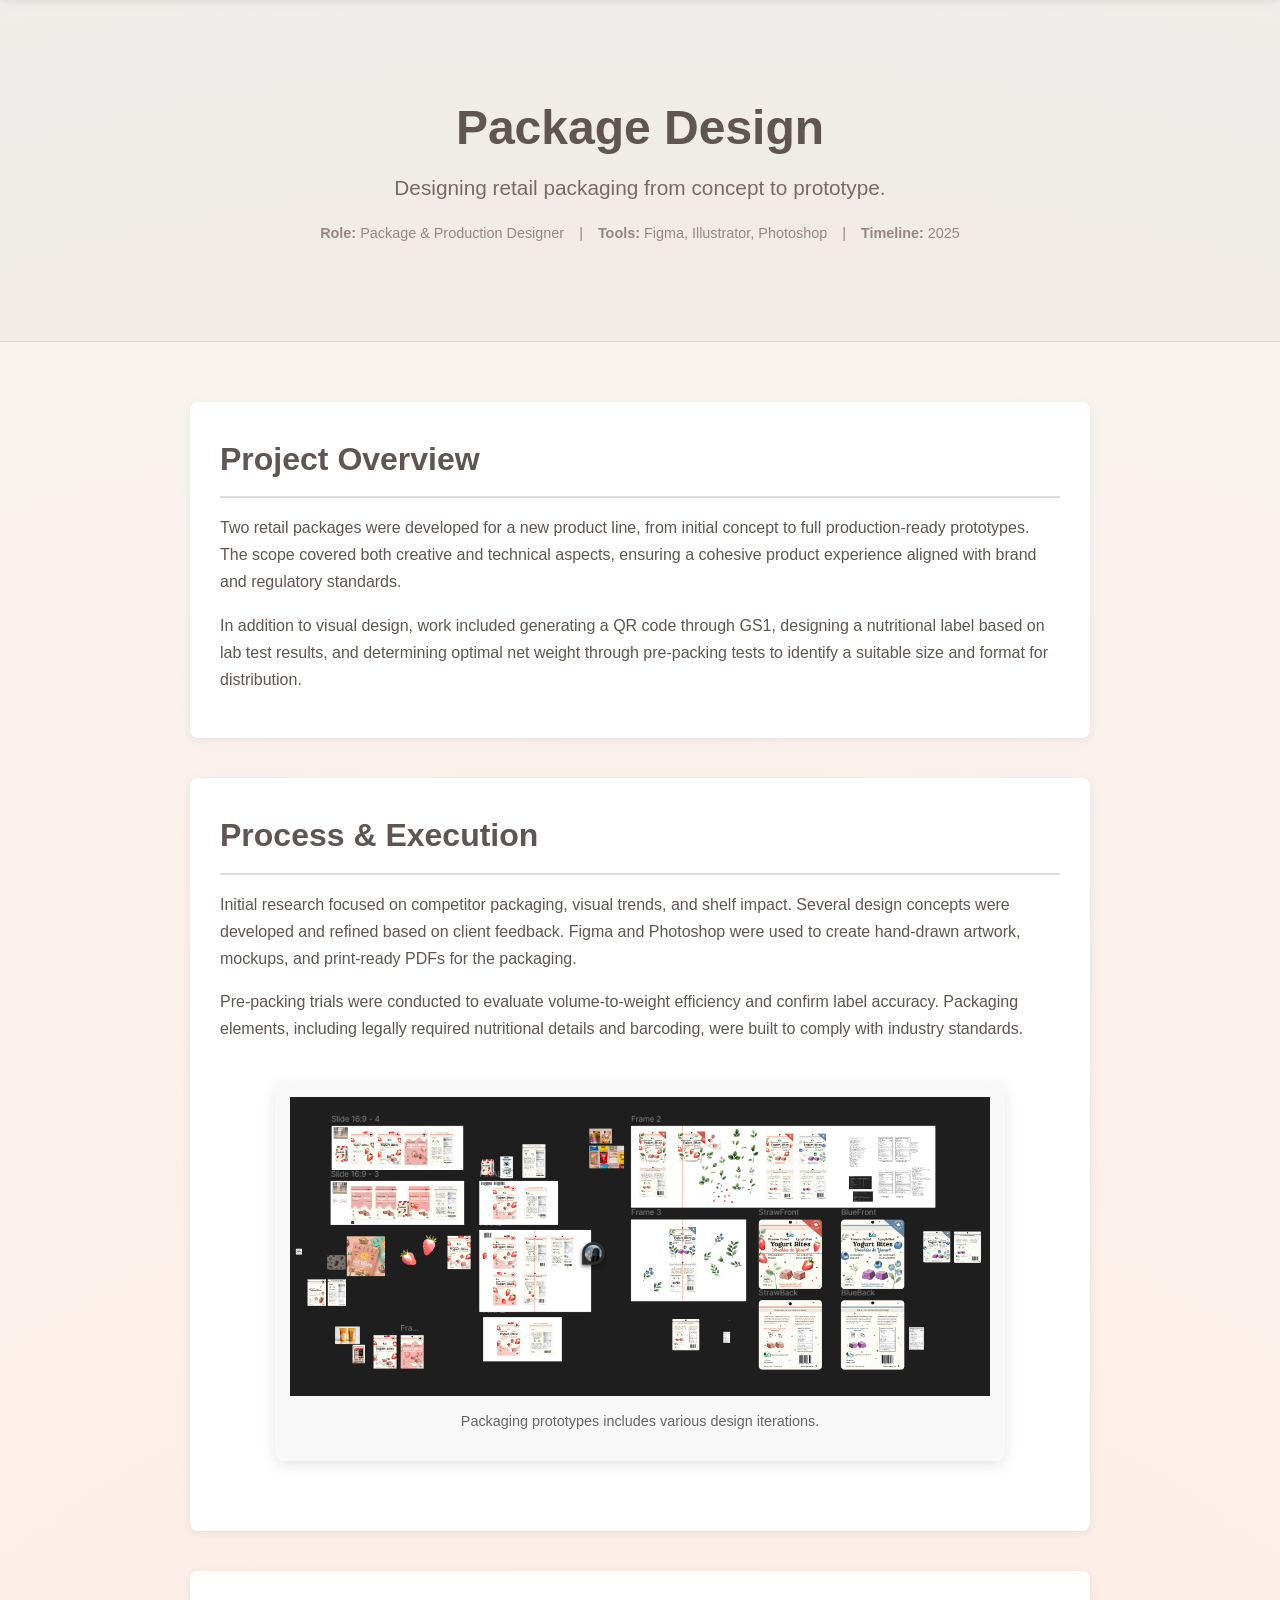
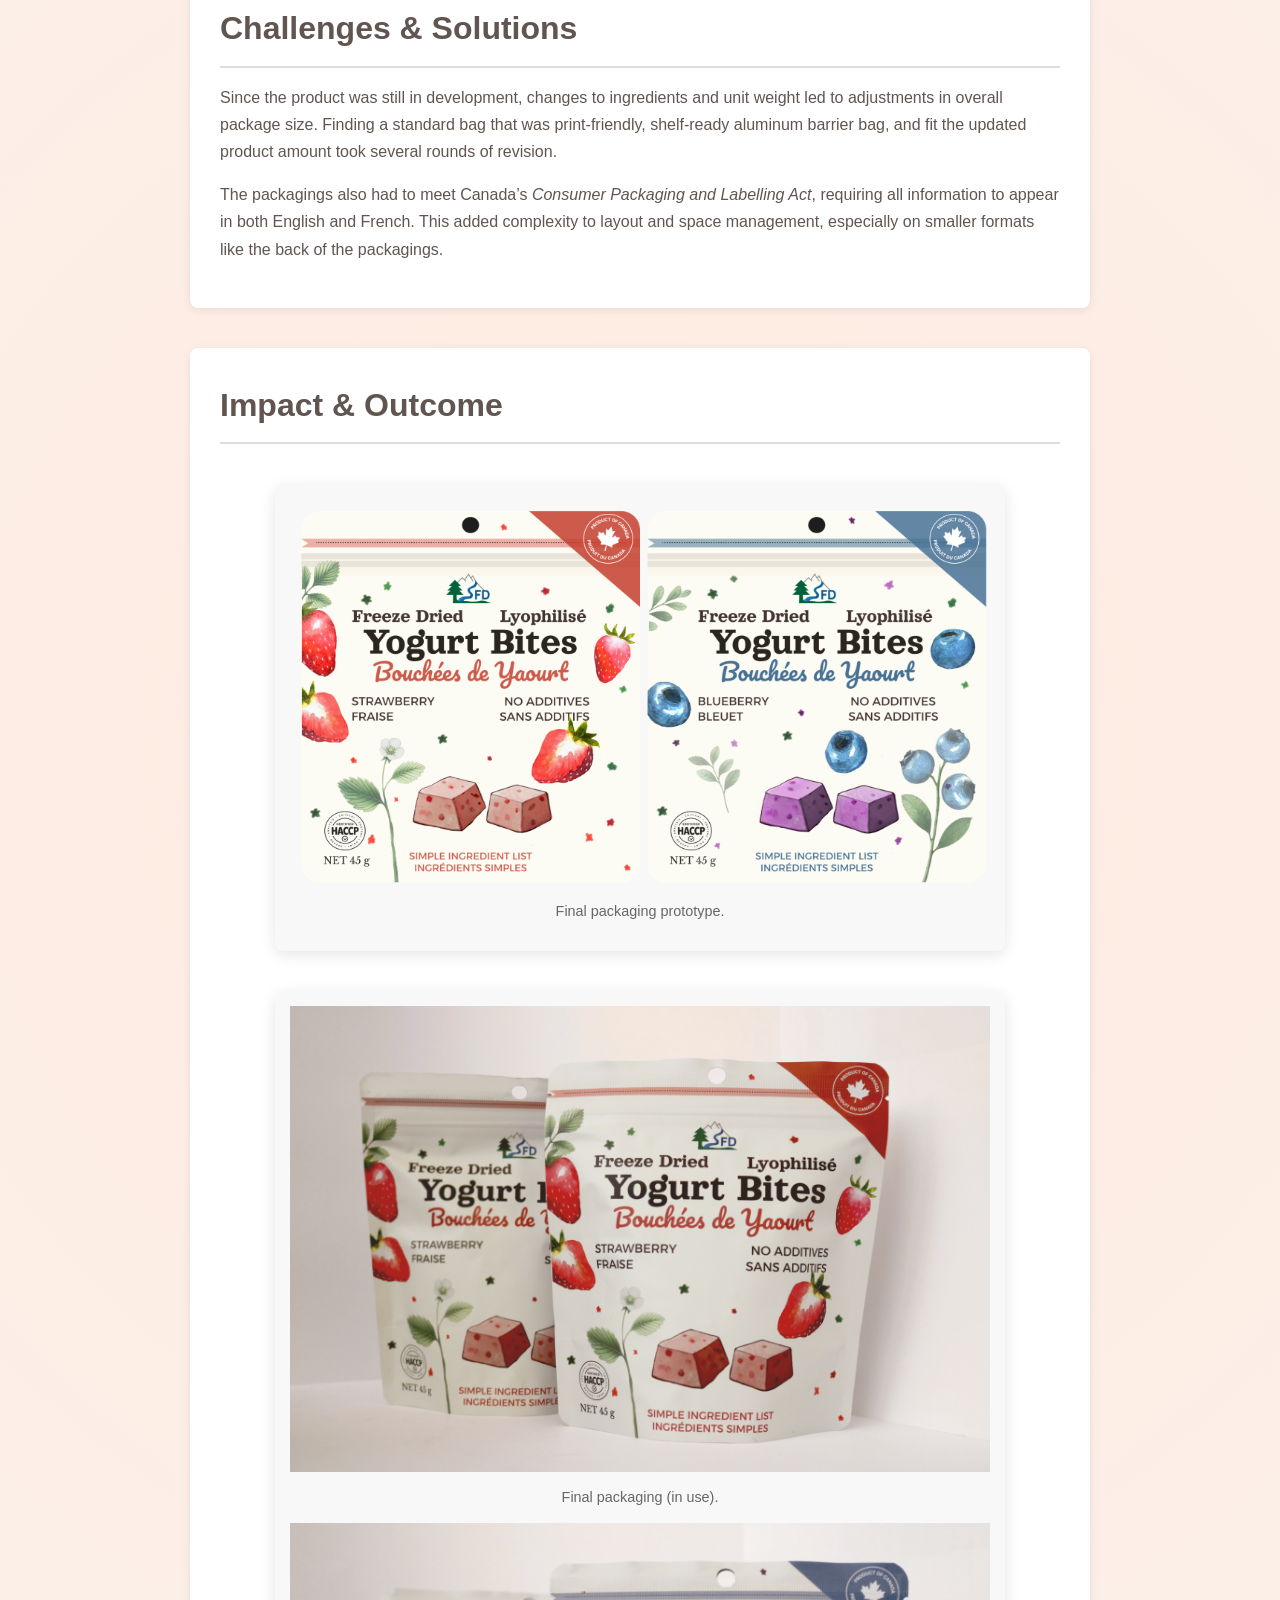
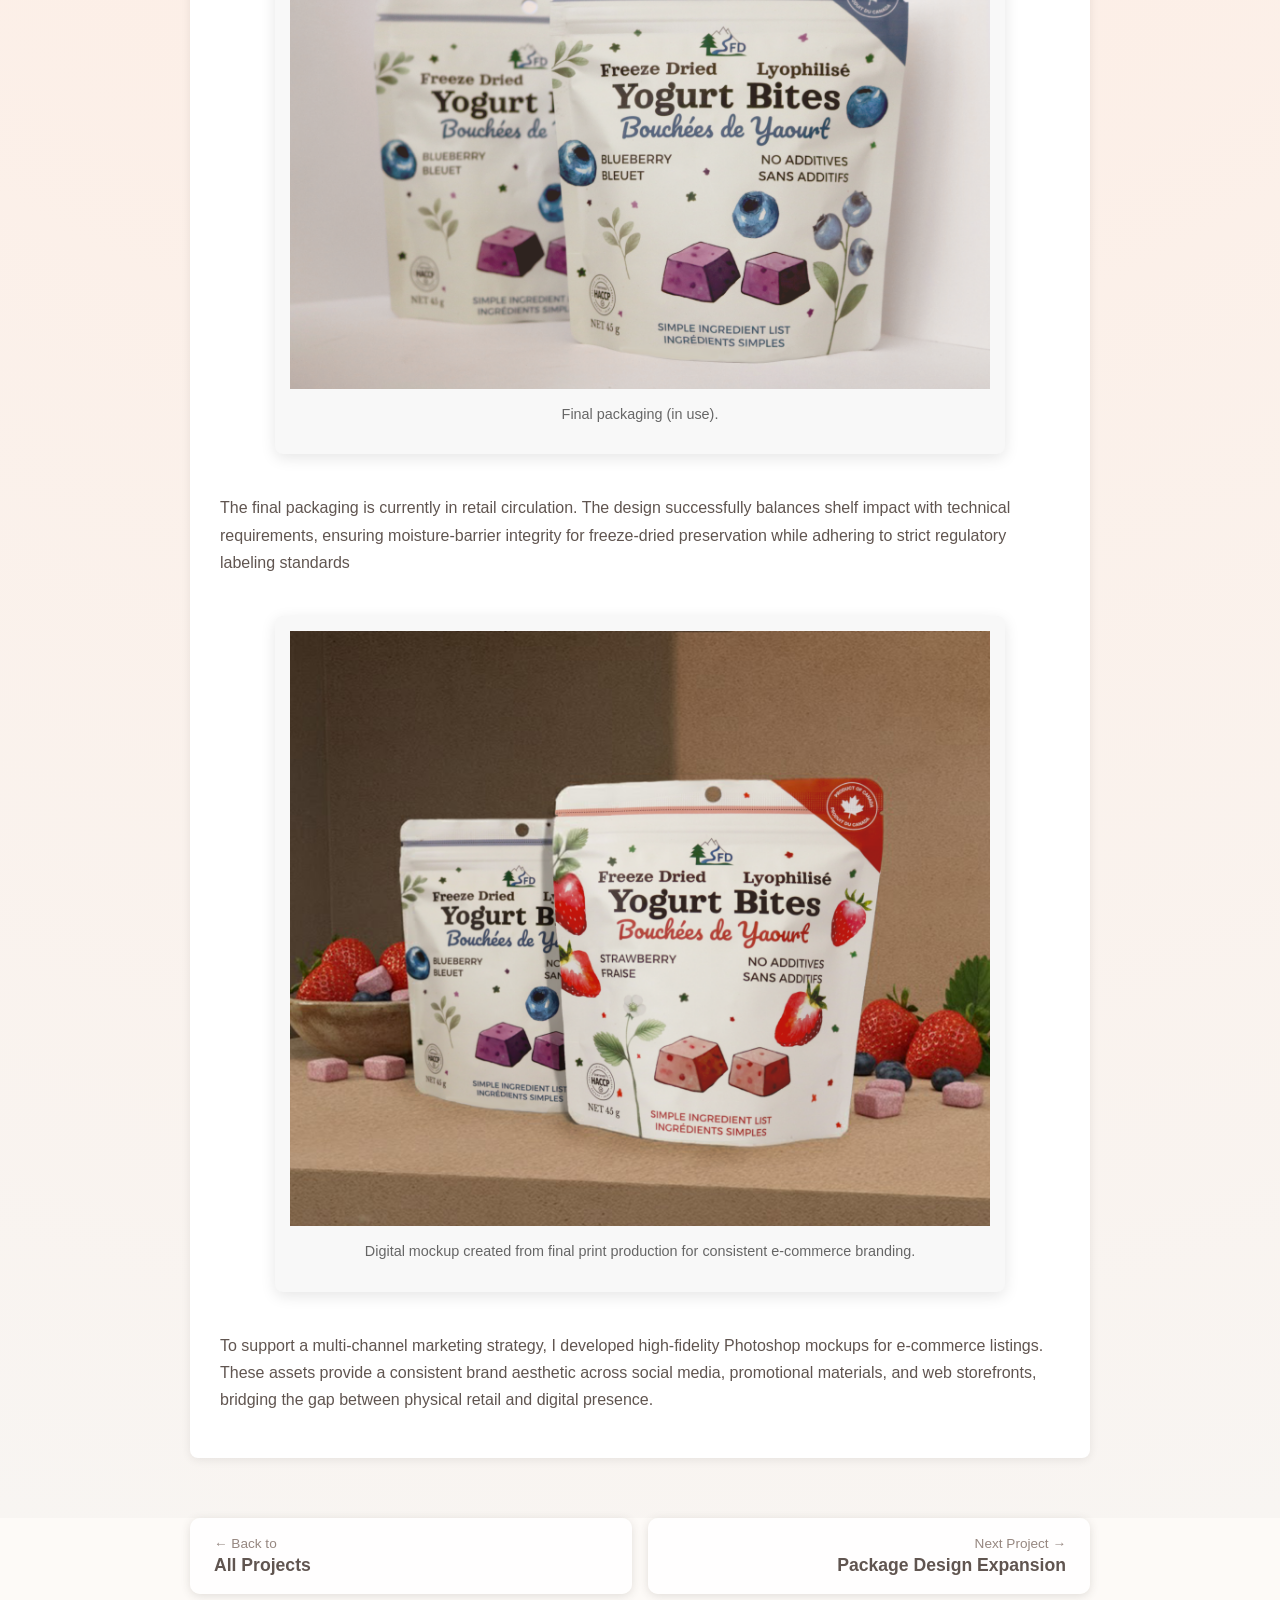
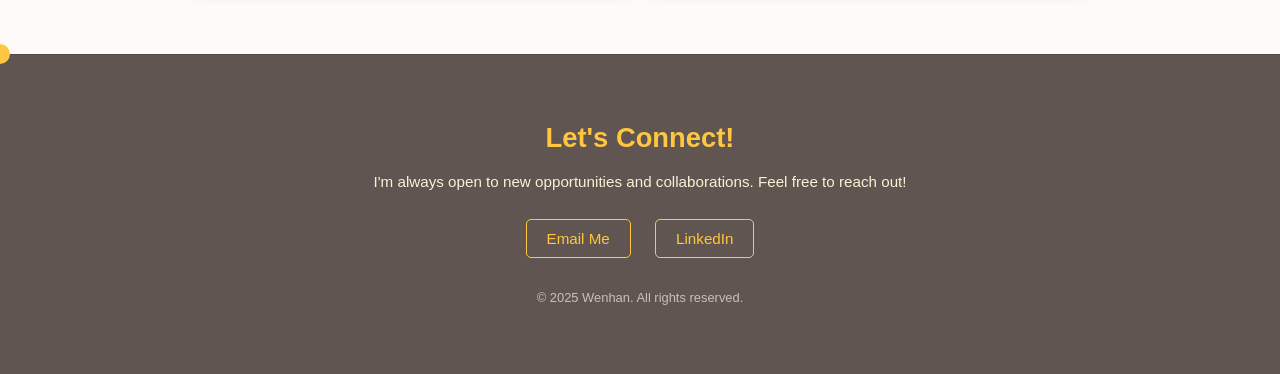
<file: packageDesign.html>
<!DOCTYPE html>
<html lang="en">
<head>
  <meta charset="UTF-8" />
  <meta name="viewport" content="width=device-width, initial-scale=1.0" />
  <title>Package Design - Wenhan Miao</title>
  <link rel="stylesheet" href="styles.css" />
  <link rel="icon" href="images/favicon.ico" type="image/x-icon" />
</head>
<body>
  <header id="main-header">
    <nav>
      <ul>
        <li><a href="index.html">Home</a></li>
        
      </ul>
    </nav>
  </header>

  <main class="project-detail-page">
    <section class="project-hero">
      <h1>Package Design</h1>
      <p class="subtitle">Designing retail packaging from concept to prototype.</p>
      <div class="project-meta">
        <span><strong>Role:</strong> Package & Production Designer </span> |
        <span><strong>Tools:</strong> Figma, Illustrator, Photoshop</span> |
        <span><strong>Timeline:</strong> 2025</span>
      </div>
    </section>

    <section class="project-content">
      <div class="content-text-block">
        <h2>Project Overview</h2>
        <p>Two retail packages were developed for a new product line, from initial concept to full production-ready prototypes. The scope covered both creative and technical aspects, ensuring a cohesive product experience aligned with brand and regulatory standards.</p>
        <p>In addition to visual design, work included generating a QR code through GS1, designing a nutritional label based on lab test results, and determining optimal net weight through pre-packing tests to identify a suitable size and format for distribution.</p>
      </div>

      <div class="content-text-block">
        <h2>Process & Execution</h2>
        <p>Initial research focused on competitor packaging, visual trends, and shelf impact. Several design concepts were developed and refined based on client feedback. Figma and Photoshop were used to create hand-drawn artwork, mockups, and print-ready PDFs for the packaging.</p>
        <p>Pre-packing trials were conducted to evaluate volume-to-weight efficiency and confirm label accuracy. Packaging elements, including legally required nutritional details and barcoding, were built to comply with industry standards.</p>

        <div class="content-image">
          <img src="images/packageDesignProcess.png" alt="Retail packaging mockups and prototypes process" />
          <p class="caption">Packaging prototypes includes various design iterations.</p>
        </div>
      </div>

      <div class="content-text-block">
            <h2>Challenges & Solutions</h2>
            <p>Since the product was still in development, changes to ingredients and unit weight led to adjustments in overall package size. Finding a standard bag that was print-friendly, shelf-ready aluminum barrier bag, and fit the updated product amount took several rounds of revision.</p>
            <p>The packagings also had to meet Canada’s <em>Consumer Packaging and Labelling Act</em>, requiring all information to appear in both English and French. This added complexity to layout and space management, especially on smaller formats like the back of the packagings.</p>
        </div>



      <div class="content-text-block">
        <h2>Impact & Outcome</h2>
         <div class="content-image">
          <img src="images/packageDesign.png" alt="Final retail packaging mockup" />
          <p class="caption">Final packaging prototype.</p>

        </div>
        <div class="content-image">
          <img src="images/strawberryBites-s.png" alt="Final retail packaging" />
          <p class="caption">Final packaging (in use).</p>

          <img src="images/blueberryBites-s.png" alt="Final retail packaging" />
          <p class="caption">Final packaging (in use).</p>

        </div>
        
          <p>The final packaging is currently in retail circulation. The design successfully balances shelf impact with technical requirements, ensuring moisture-barrier integrity for freeze-dried preservation while adhering to strict regulatory labeling standards</p>
        <div class="content-image">
          <img src="images/yogurt bites packagings.png" alt="Final retail packaging" />
            <p class="caption">Digital mockup created from final print production for consistent e-commerce branding.</p>
        </div>

          <p>To support a multi-channel marketing strategy, I developed high-fidelity Photoshop mockups for e-commerce listings. These assets provide a consistent brand aesthetic across social media, promotional materials, and web storefronts, bridging the gap between physical retail and digital presence.</p>

      </div>

      
    </section>
  </main>

          <nav class="project-nav" aria-label="Project navigation">
    <a href="index.html#creative-projects" class="project-nav-link prev">
        <span class="project-nav-label">← Back to</span>
        <span class="project-nav-title">All Projects</span>
    </a>
    <a href="fruitPackageDesign.html" class="project-nav-link next">
        <span class="project-nav-label">Next Project →</span>
        <span class="project-nav-title">Package Design Expansion</span>
    </a>
</nav>
  <div id="circularcursor"></div>

<footer id="contact"> <div class="footer-content">
            <h3>Let's Connect!</h3>
            <p>I'm always open to new opportunities and collaborations. Feel free to reach out!</p>
            <div class="contact-links">
                <a href="https://mail.google.com/mail/?view=cm&to=wenhanmiao3@gmail.com" class="footer-link" target="_blank">Email Me</a>
                <a href="https://www.linkedin.com/in/w3nhan/" target="_blank" class="footer-link">LinkedIn</a>
                </div>
            <p class="copyright">&copy; 2025 Wenhan. All rights reserved.</p>
        </div>
    </footer>

    <script src="script.js"></script>

    
</body>
</html>
</file>
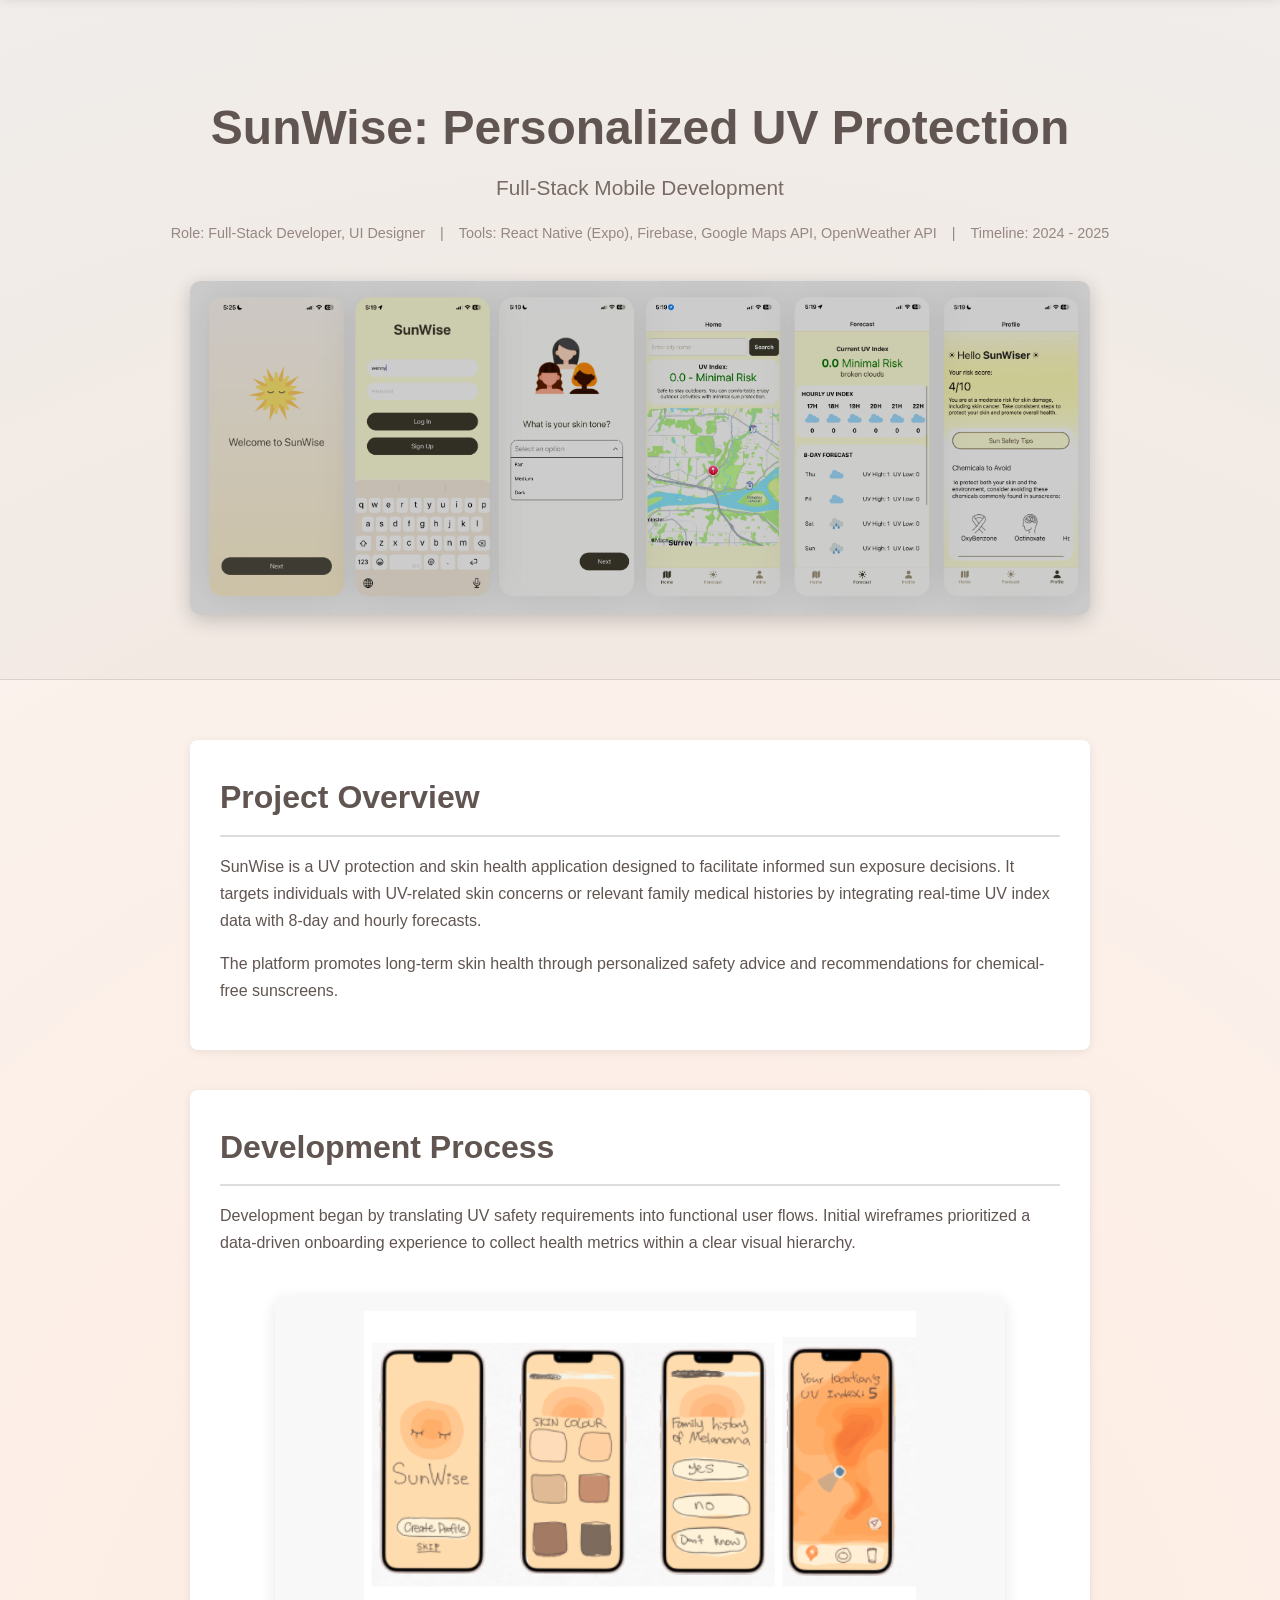
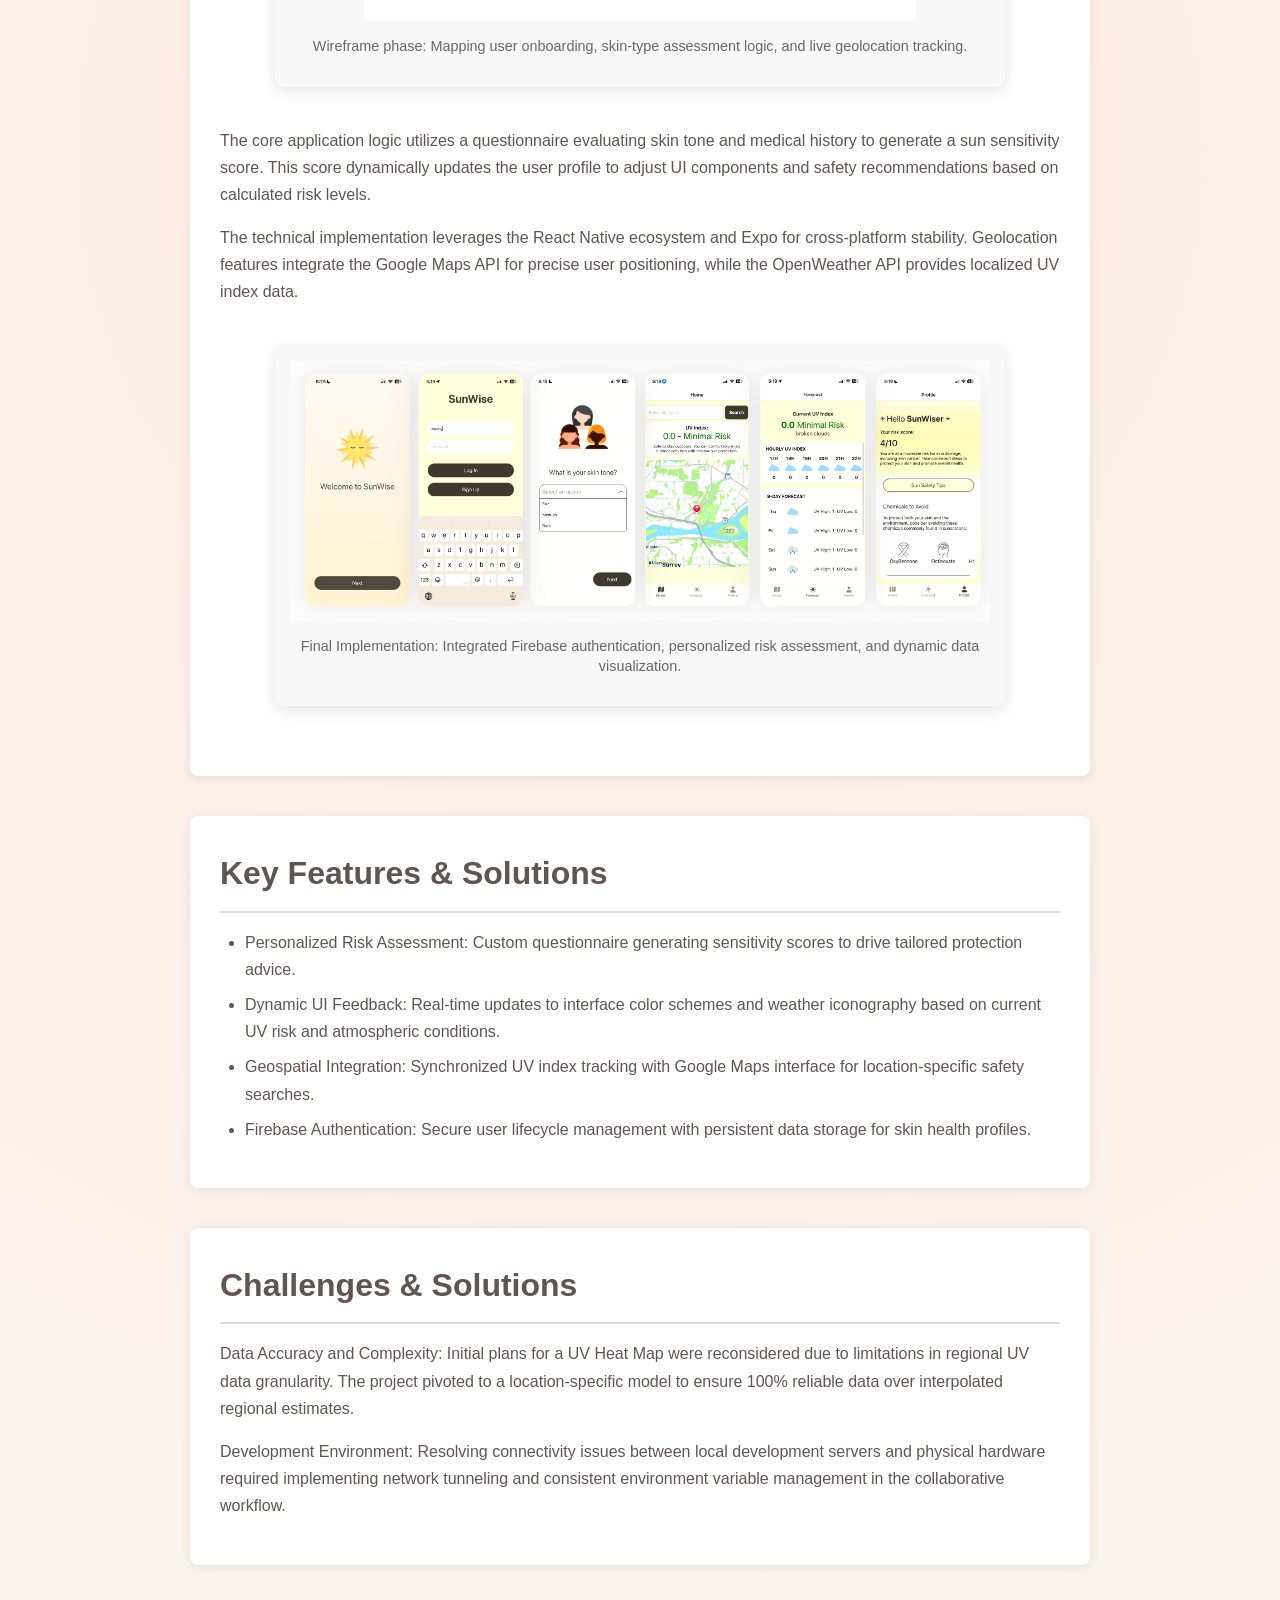
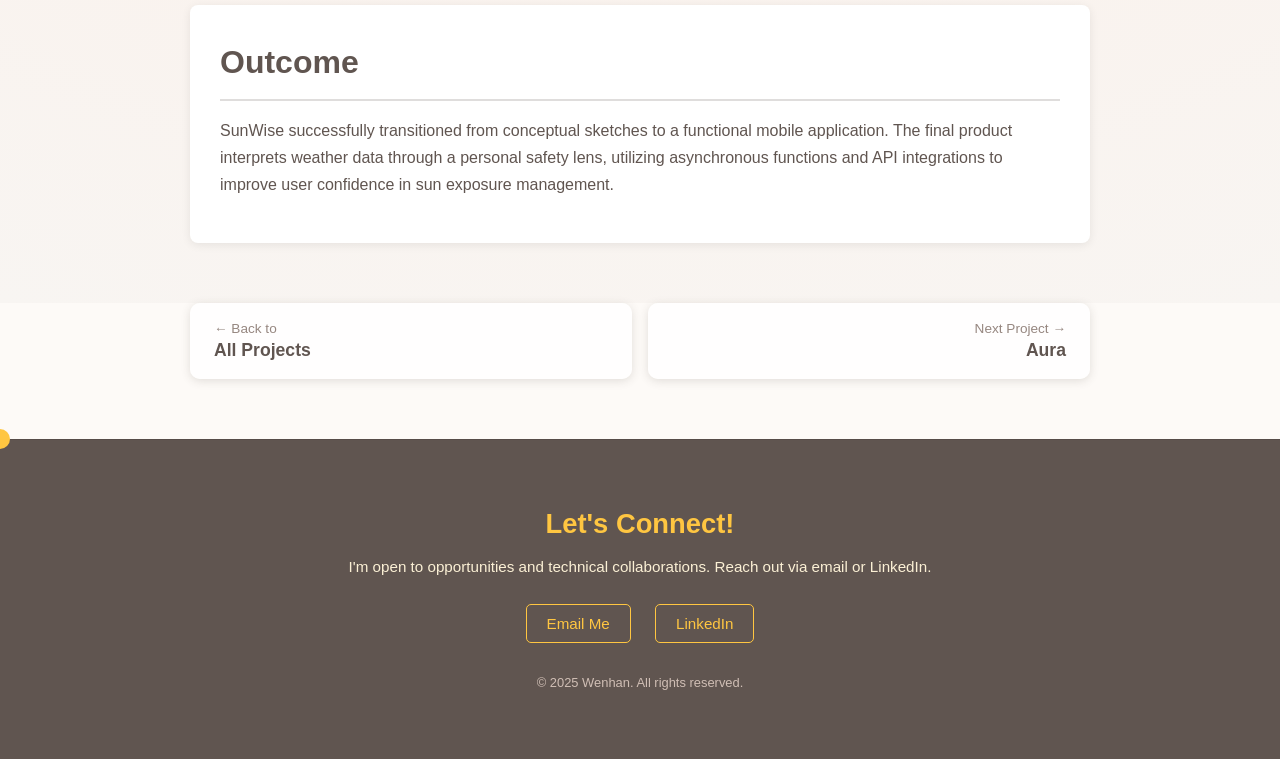
<file: sunwise.html>
<!DOCTYPE html>
<html lang="en">
<head>
  <meta charset="UTF-8" />
  <meta name="viewport" content="width=device-width, initial-scale=1.0" />
  <title>SunWise - Wenhan Miao</title>
  <link rel="stylesheet" href="styles.css" />
  <link rel="icon" href="images/favicon.ico" type="image/x-icon" />
</head>
<body>
  <header id="main-header">
    <nav>
      <ul>
        <li><a href="index.html">Home</a></li>
        
      </ul>
    </nav>
  </header>

  <main class="project-detail-page">
    <section class="project-hero">
      <h1>SunWise: Personalized UV Protection</h1>
      <p class="subtitle">Full-Stack Mobile Development</p>
      <div class="project-meta">
        <span>Role: Full-Stack Developer, UI Designer</span> |
        <span>Tools: React Native (Expo), Firebase, Google Maps API, OpenWeather API</span> |
        <span>Timeline: 2024 - 2025</span>
      </div>

      <div class="module-launch-wrapper">
        <a href="https://youtu.be/90t3ibDzRt4" target="_blank" class="launch-module-button">
          <img src="images/sunwise-hero.png" alt="SunWise App Demo Video" class="module-preview-img"/>
          <span class="launch-text">Watch Demo Video</span>
        </a>
      </div>

    </section>

    <section class="project-content">
      <div class="content-text-block">
        <h2>Project Overview</h2>
        <p>SunWise is a UV protection and skin health application designed to facilitate informed sun exposure decisions. It targets individuals with UV-related skin concerns or relevant family medical histories by integrating real-time UV index data with 8-day and hourly forecasts.</p>
        <p>The platform promotes long-term skin health through personalized safety advice and recommendations for chemical-free sunscreens.</p>
      </div>

      <div class="content-text-block">
        <h2>Development Process</h2>
        <p>Development began by translating UV safety requirements into functional user flows. Initial wireframes prioritized a data-driven onboarding experience to collect health metrics within a clear visual hierarchy.</p>
        
        <div class="content-image">
          <img src="images/sunwise-sketches.png" alt="SunWise initial sketches showing onboarding and UV index map" />
          <p class="caption">Wireframe phase: Mapping user onboarding, skin-type assessment logic, and live geolocation tracking.</p>
        </div>

        <p>The core application logic utilizes a questionnaire evaluating skin tone and medical history to generate a sun sensitivity score. This score dynamically updates the user profile to adjust UI components and safety recommendations based on calculated risk levels.</p>

        <p>The technical implementation leverages the React Native ecosystem and Expo for cross-platform stability. Geolocation features integrate the Google Maps API for precise user positioning, while the OpenWeather API provides localized UV index data.</p>

        <div class="content-image">
          <img src="images/sunwise-hero.png" alt="SunWise App Flow" />
          <p class="caption">Final Implementation: Integrated Firebase authentication, personalized risk assessment, and dynamic data visualization.</p>
        </div>
      </div>

      <div class="content-text-block">
        <h2>Key Features & Solutions</h2>
        <ul>
          <li>Personalized Risk Assessment: Custom questionnaire generating sensitivity scores to drive tailored protection advice.</li>
          <li>Dynamic UI Feedback: Real-time updates to interface color schemes and weather iconography based on current UV risk and atmospheric conditions.</li>
          <li>Geospatial Integration: Synchronized UV index tracking with Google Maps interface for location-specific safety searches.</li>
          <li>Firebase Authentication: Secure user lifecycle management with persistent data storage for skin health profiles.</li>
        </ul>
      </div>

      <div class="content-text-block">
        <h2>Challenges & Solutions</h2>
        <p>Data Accuracy and Complexity: Initial plans for a UV Heat Map were reconsidered due to limitations in regional UV data granularity. The project pivoted to a location-specific model to ensure 100% reliable data over interpolated regional estimates.</p>
        <p>Development Environment: Resolving connectivity issues between local development servers and physical hardware required implementing network tunneling and consistent environment variable management in the collaborative workflow.</p>
      </div>

      <div class="content-text-block">
        <h2>Outcome</h2>
        <p>SunWise successfully transitioned from conceptual sketches to a functional mobile application. The final product interprets weather data through a personal safety lens, utilizing asynchronous functions and API integrations to improve user confidence in sun exposure management.</p>
      </div>
    </section>
  </main>

            <nav class="project-nav" aria-label="Project navigation">
    <a href="index.html#technical-projects" class="project-nav-link prev">
        <span class="project-nav-label">← Back to</span>
        <span class="project-nav-title">All Projects</span>
    </a>
    <a href="aura.html" class="project-nav-link next">
        <span class="project-nav-label">Next Project →</span>
        <span class="project-nav-title">Aura</span>
    </a>
</nav>

  <div id="circularcursor"></div>

  <footer id="contact"> 
    <div class="footer-content">
      <h3>Let's Connect!</h3>
      <p>I'm open to opportunities and technical collaborations. Reach out via email or LinkedIn.</p>
      <div class="contact-links">
        <a href="https://mail.google.com/mail/?view=cm&to=wenhanmiao3@gmail.com" class="footer-link" target="_blank">Email Me</a>
        <a href="https://www.linkedin.com/in/w3nhan/" target="_blank" class="footer-link">LinkedIn</a>
      </div>
      <p class="copyright">&copy; 2025 Wenhan. All rights reserved.</p>
    </div>
  </footer>

  <script src="script.js"></script>
</body>
</html>
</file>
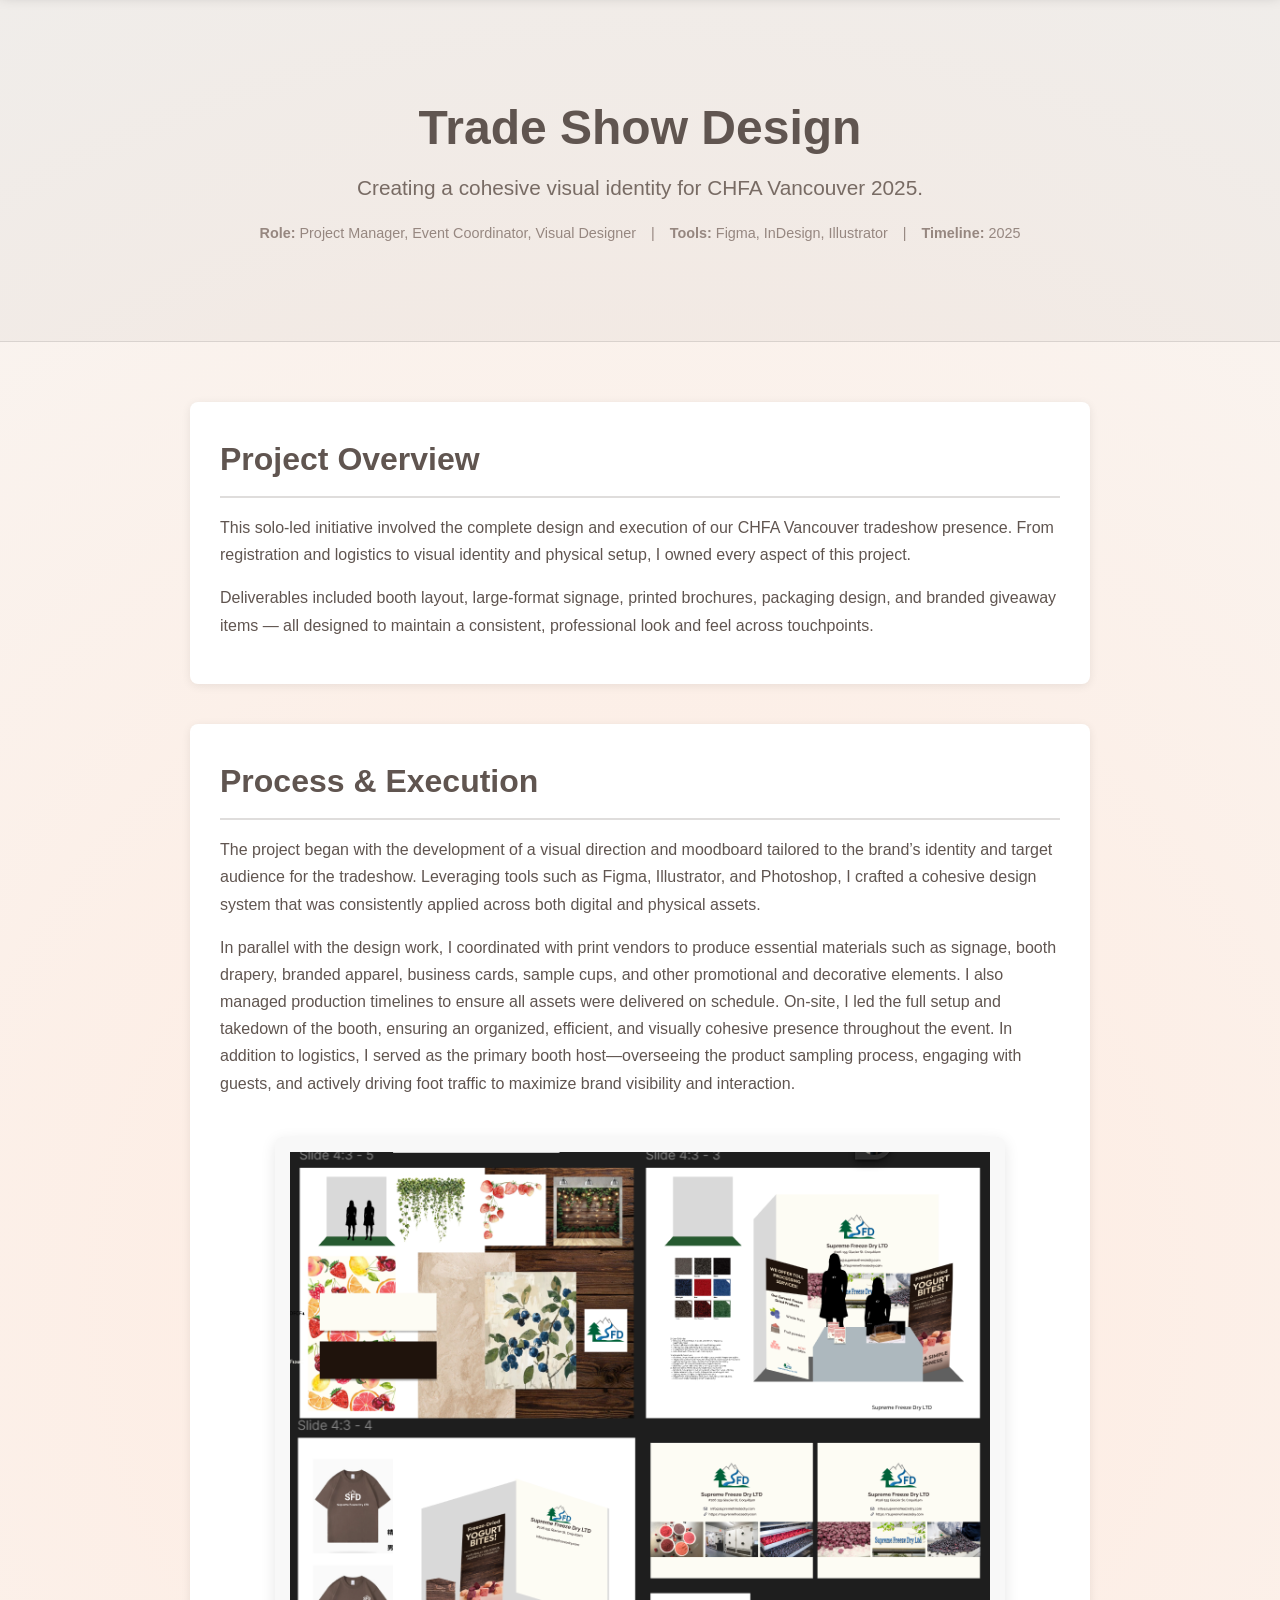
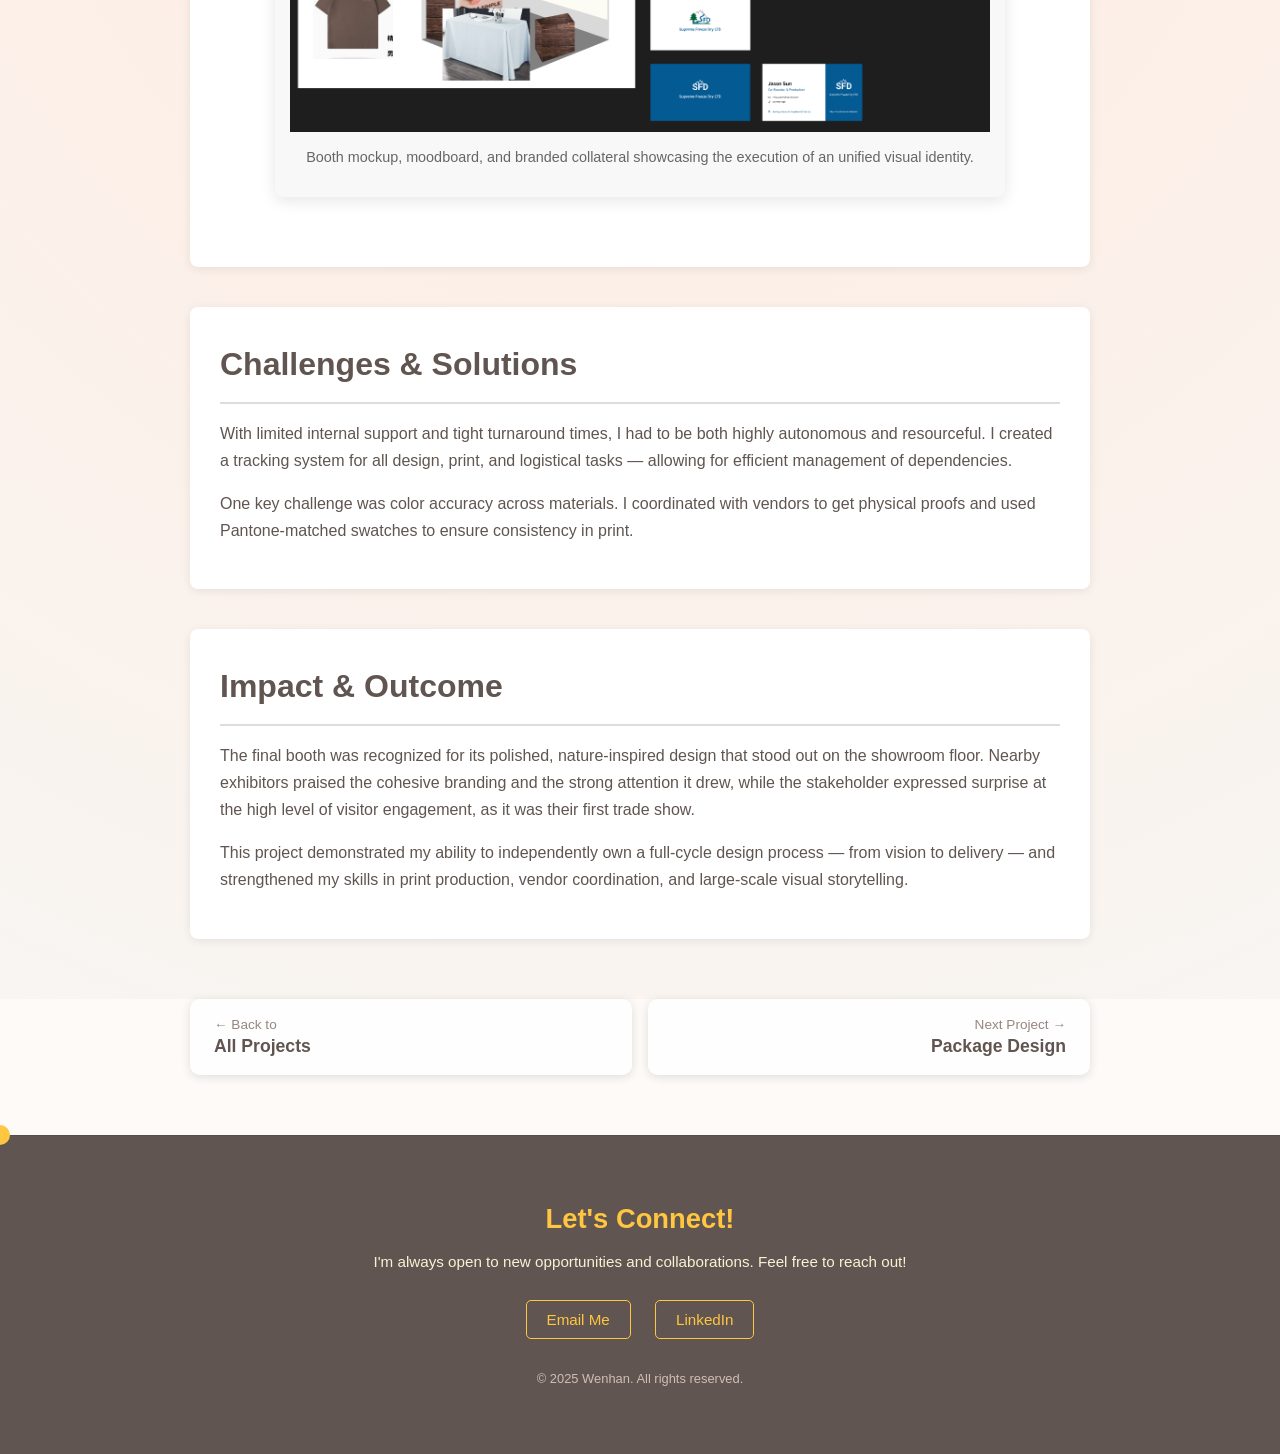
<file: tradeshow.html>
<!DOCTYPE html>
<html lang="en">
<head>
    <meta charset="UTF-8">
    <meta name="viewport" content="width=device-width, initial-scale=1.0">
    <title>Tradeshow Design - Wenhan Miao</title>
    <link rel="stylesheet" href="styles.css">
    <link rel="icon" href="images/favicon.ico" type="image/x-icon">
</head>
<body>
    <header id="main-header">
        <nav>
            <ul>
                <li><a href="index.html">Home</a></li>
                
            </ul>
        </nav>
    </header>

    <main class="project-detail-page">
        <section class="project-hero">
            <h1>Trade Show Design</h1>
            <p class="subtitle">Creating a cohesive visual identity for CHFA Vancouver 2025.</p>
            <div class="project-meta">
                <span><strong>Role:</strong> Project Manager, Event Coordinator, Visual Designer</span> |
                <span><strong>Tools:</strong> Figma, InDesign, Illustrator</span> |
                <span><strong>Timeline:</strong> 2025</span>
            </div>
        </section>

        <section class="project-content">
            <div class="content-text-block">
                <h2>Project Overview</h2>
                <p>This solo-led initiative involved the complete design and execution of our CHFA Vancouver tradeshow presence. From registration and logistics to visual identity and physical setup, I owned every aspect of this project.</p>
                <p>Deliverables included booth layout, large-format signage, printed brochures, packaging design, and branded giveaway items — all designed to maintain a consistent, professional look and feel across touchpoints.</p>
            </div>

            <div class="content-text-block">
                <h2>Process & Execution</h2>
                <p>The project began with the development of a visual direction and moodboard tailored to the brand’s identity and target audience for the tradeshow. Leveraging tools such as Figma, Illustrator, and Photoshop, I crafted a cohesive design system that was consistently applied across both digital and physical assets.</p>
                <p>In parallel with the design work, I coordinated with print vendors to produce essential materials such as signage, booth drapery, branded apparel, business cards, sample cups, and other promotional and decorative elements. I also managed production timelines to ensure all assets were delivered on schedule. On-site, I led the full setup and takedown of the booth, ensuring an organized, efficient, and visually cohesive presence throughout the event. In addition to logistics, I served as the primary booth host—overseeing the product sampling process, engaging with guests, and actively driving foot traffic to maximize brand visibility and interaction.</p>

                <div class="content-image">
                    <img src="images/tradeshowDesign.png" alt="Mockup of CHFA Tradeshow Booth Design">
                    <p class="caption">Booth mockup, moodboard, and branded collateral showcasing the execution of an unified visual identity.</p>
                </div>
            </div>

            <div class="content-text-block">
                <h2>Challenges & Solutions</h2>
                <p>With limited internal support and tight turnaround times, I had to be both highly autonomous and resourceful. I created a tracking system for all design, print, and logistical tasks — allowing for efficient management of dependencies.</p>
                <p>One key challenge was color accuracy across materials. I coordinated with vendors to get physical proofs and used Pantone-matched swatches to ensure consistency in print.</p>
            </div>

            <div class="content-text-block">
                <h2>Impact & Outcome</h2>
                <p>The final booth was recognized for its polished, nature-inspired design that stood out on the showroom floor. Nearby exhibitors praised the cohesive branding and the strong attention it drew, while the stakeholder expressed surprise at the high level of visitor engagement, as it was their first trade show.</p>
                <p>This project demonstrated my ability to independently own a full-cycle design process — from vision to delivery — and strengthened my skills in print production, vendor coordination, and large-scale visual storytelling.</p>
            </div>
        </section>
    </main>

        <nav class="project-nav" aria-label="Project navigation">
    <a href="index.html#creative-projects" class="project-nav-link prev">
        <span class="project-nav-label">← Back to</span>
        <span class="project-nav-title">All Projects</span>
    </a>
    <a href="packageDesign.html" class="project-nav-link next">
        <span class="project-nav-label">Next Project →</span>
        <span class="project-nav-title">Package Design</span>
    </a>
</nav>

    <div id="circularcursor"></div>

<footer id="contact"> <div class="footer-content">
            <h3>Let's Connect!</h3>
            <p>I'm always open to new opportunities and collaborations. Feel free to reach out!</p>
            <div class="contact-links">
                <a href="https://mail.google.com/mail/?view=cm&to=wenhanmiao3@gmail.com" class="footer-link" target="_blank">Email Me</a>
                <a href="https://www.linkedin.com/in/w3nhan/" target="_blank" class="footer-link">LinkedIn</a>
                </div>
            <p class="copyright">&copy; 2025 Wenhan. All rights reserved.</p>
        </div>
    </footer>

    <script src="script.js"></script>

    
</body>
</html>
</file>
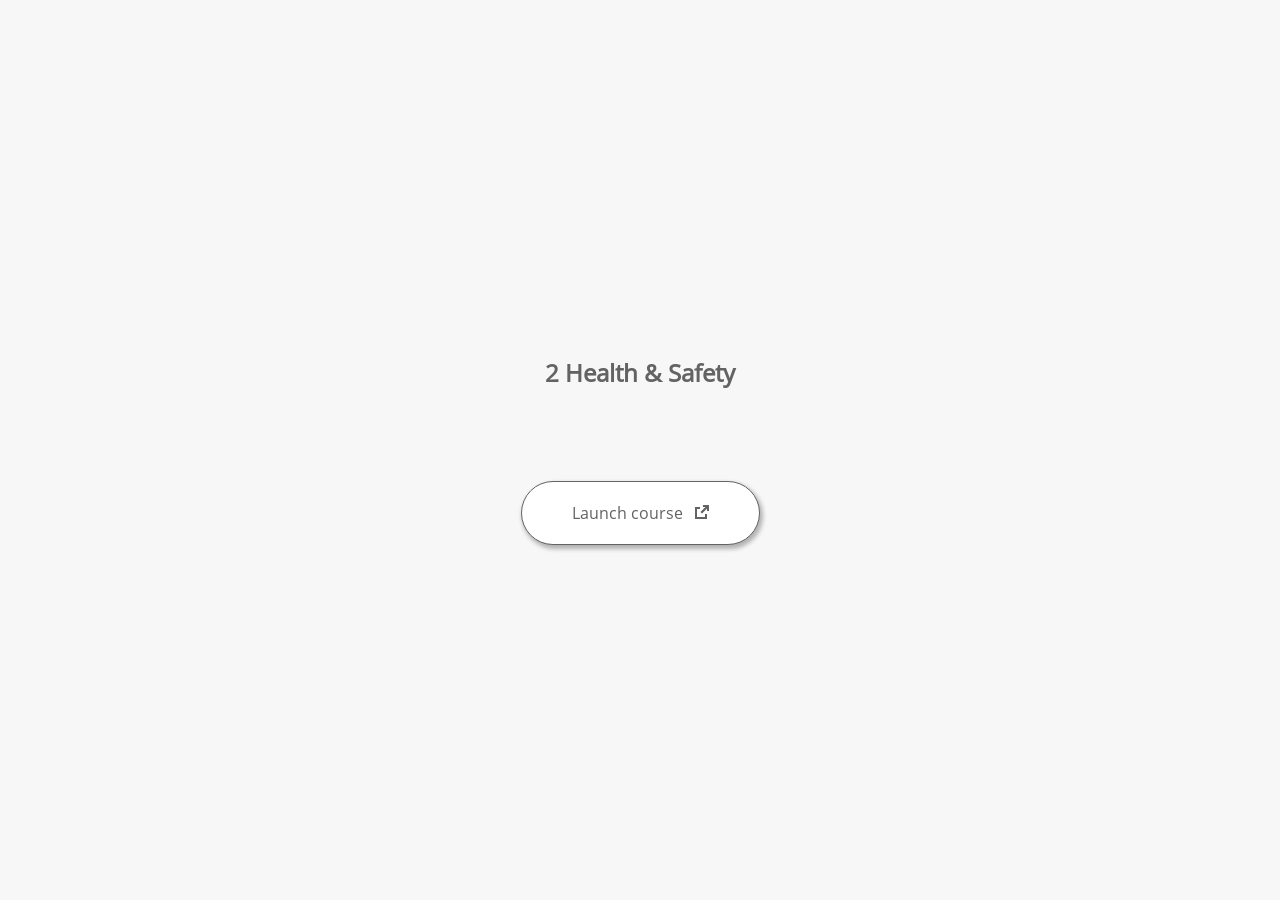
<file: elearning/launcher.html>
﻿<html lang="en-US">
	<head>
		<!-- Created using Storyline 360 - http://www.articulate.com  --> 
		<!-- version: 3.68.28820.0 --> 

		<title>2 Health &amp; Safety</title>
    <style>
      @font-face {
        font-family: "Open Sans Full";
        font-style: normal;
        font-weight: 400;
        src: local("Open Sans"),
             local("OpenSans"),
             url(html5/lib/stylesheets/mobile-fonts/open-sans-regular.woff) format("woff")
      }
      body {
        background-color: #F7F7F7;
      }
      h1 {
        color: #636363;
        font-family: "Open Sans Full", Helvetica, sans-serif;
        font-size: 150%;
        margin-bottom: 92px;
        padding-bottom: 0;
      }

      button {
        background-color: #FFF;
        border: 1px solid #636363;
        border-radius: 80px;
        box-shadow: 2px 3px 4px 1px rgba(39, 39, 39, 0.33);
        color: #636363;
        font-family: "Open Sans Full", Helvetica, sans-serif;
        font-size: 100%;
        padding: 20px 50px;
      }
      img {
        height: 15px;
        width: 15px;
        margin-left: 8px;
      }
    </style>
		<script>
			
			/******************************************************************************/
			//
			// NOTE TO DEVELOPERS:
			// The following code should be integrated with your web page in order to open
			// the presentation in a new window.  To launch the presentation immediately, 
			// simply copy the code below into your web page.  To launch the presentation
			// when a button or link is clicked, call LaunchPresentation when the onClick
			// event is triggered.
			//
			/******************************************************************************/		
		
		
			var Safari =  (navigator.appVersion.indexOf("Safari") >= 0);
			
			var g_bChromeless = false;
			var g_bResizeable = false;
			var g_nContentWidth = 1220;
			var g_nContentHeight = 769;
			var g_strStartPage = "story.html" + document.location.search;
			var g_strBrowserSize = "optimal";
		
			function LaunchContent()
			{
				var nWidth = screen.availWidth;
				var nHeight = screen.availHeight;

				if (nWidth > g_nContentWidth && nHeight > g_nContentHeight && g_strBrowserSize != "fullscreen")
				{
					nWidth = g_nContentWidth;
					nHeight = g_nContentHeight;
					
					if (!Safari && !g_bChromeless)
					{
						nWidth += 17;
					}
				}

				// Build the options string
				var strOptions = "width=" + nWidth +",height=" + nHeight;
				if (g_bResizeable)
				{
					strOptions += ",resizable=yes"
				}
				else
				{
					strOptions += ",resizable=no"
				}

				if (g_bChromeless)
				{
					strOptions += ", status=0, toolbar=0, location=0, menubar=0, scrollbars=0";
				}
				else
				{
					strOptions += ", status=1, toolbar=1, location=1, menubar=1, scrollbars=1";
				}

				// Launch the URL
				if (Safari)
				{
					var oWnd = window.open("", "_blank", strOptions);
					oWnd.location = g_strStartPage;
				}
				else
				{
					window.open(g_strStartPage , "_blank", strOptions);
				}
			}

			
			
		</script>
		
	</head>
	
	<body onload="setTimeout('LaunchContent()', 100);">
		<center>
			<table width="100%" height="100%" border="0" cellpadding="0" cellspacing="0">
				<tr>
					<td>
						<center>
              <h1 tabIndex="-1">2 Health &amp; Safety</h1>
							<button onclick="LaunchContent()" aria-label="Launch course: opens in new window">Launch course <img src="story_content/external_window.png" style="border-style: none; height: 14px; width: 14px;" tabIndex="-1" aria-hidden="true"/></button>
						</center>
					</td>
				</tr>
			</table>
		</center>
	</body>
</html>
</file>
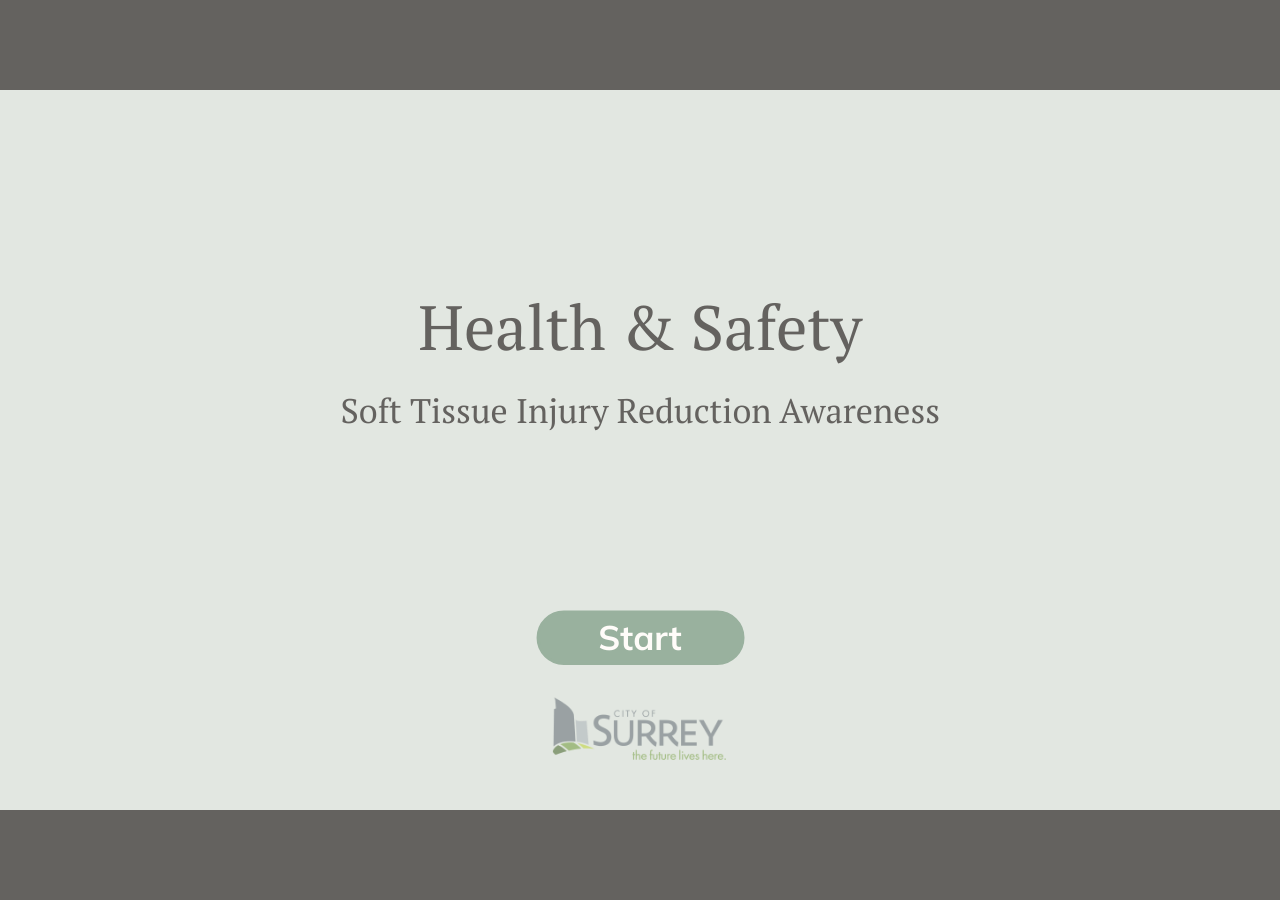
<file: elearning/story.html>
﻿<!doctype html>
<html lang="en-US">
<head>
  <meta charset="utf-8">
  <!-- Created using Storyline 360 - http://www.articulate.com  -->
  <!-- version: 3.68.28820.0 -->
  <title>2 Health &amp; Safety</title>
  <meta http-equiv="x-ua-compatible" content="IE=edge"/>
  <meta name="viewport" content="width=device-width,initial-scale=1,user-scalable=no,shrink-to-fit=no,minimal-ui"/>
  <meta name="apple-mobile-web-app-capable" content="yes"/>
  <style>
    html, body { height: 100%; padding: 0; margin: 0 }
    #app { height: 100%; width: 100%; }
  </style>

  <script>
    window.DS = {};
    window.globals = {
      DATA_PATH_BASE: '',
      HAS_FRAME: true,
      HAS_SLIDE: true,

      lmsPresent: false,
      tinCanPresent: false,
      cmi5Present: false,
      aoSupport: false,
      scale: 'noscale',
      captureRc: false,
      browserSize: 'optimal',
      bgColor: '#64625F',
      features: 'AccessibleVideo,FullScreenToggle,InsertSvgPicture,LayerPresentAsDialog,MultipleQuizTracking,QuestionCorrectVariable,UpdatedThemeEditor',
      themeName: 'unified',
      preloaderColor: '#FFFFFF',
      suppressAnalytics: false,
      productChannel: 'stable',
      publishSource: 'storyline',
      aid: 'aid|6e18b00b-ad36-41a4-8be7-ff3359a8c3f3',
      cid: '8dd38396-1401-4591-bcf6-83df16137924',
      playerVersion: '3.68.28820.0',
      publishTimestamp: '2023-04-28T21:40:35.8485067Z',
      maxIosVideoElements: 10,
      connectionSettings: { },

      
      parseParams: function(qs) {
        if (window.globals.parsedParams != null) {
          return window.globals.parsedParams;
        }
        qs = (qs || window.location.search.substr(1)).split('+').join(' ');
        var params = {},
            tokens,
            re = /[?&]?([^=]+)=([^&]*)/g;

        while (tokens = re.exec(qs)) {
          params[decodeURIComponent(tokens[1]).trim()] =
            decodeURIComponent(tokens[2]).trim();
        }
        window.globals.parsedParams = params;
        return params;
      }

    };
  </script>
  <script>
    var isIe11 = ('ActiveXObject' in window || window.MSBlobBuilder != null)
      && window.msCrypto != null && !window.ActiveXObject;
    if (isIe11) {
      window.globals.unsupportedBrowser = true;
      document.write(atob('[base64]'));
    }
  </script>
  
  <script>window.THREE = { };</script>
  
</head>
<body style="background: #64625F" class="cs-HTML theme-unified">
  <!-- 360 -->
  <script>!function(e){var i=/iPhone/i,o=/iPod/i,n=/iPad/i,t=/(?=.*\bAndroid\b)(?=.*\bMobile\b)/i,d=/Android/i,s=/(?=.*\bAndroid\b)(?=.*\bSD4930UR\b)/i,b=/(?=.*\bAndroid\b)(?=.*\b(?:KFOT|KFTT|KFJWI|KFJWA|KFSOWI|KFTHWI|KFTHWA|KFAPWI|KFAPWA|KFARWI|KFASWI|KFSAWI|KFSAWA)\b)/i,r=/IEMobile/i,h=/(?=.*\bWindows\b)(?=.*\bARM\b)/i,a=/BlackBerry/i,l=/BB10/i,p=/Opera Mini/i,f=/(CriOS|Chrome)(?=.*\bMobile\b)/i,u=/(?=.*\bFirefox\b)(?=.*\bMobile\b)/i,c=new RegExp("(?:Nexus 7|BNTV250|Kindle Fire|Silk|GT-P1000)","i"),w=function(e,i){return e.test(i)},A=function(e){var A=e||navigator.userAgent,v=A.split("[FBAN");if(void 0!==v[1]&&(A=v[0]),this.apple={phone:w(i,A),ipod:w(o,A),tablet:!w(i,A)&&w(n,A),device:w(i,A)||w(o,A)||w(n,A)},this.amazon={phone:w(s,A),tablet:!w(s,A)&&w(b,A),device:w(s,A)||w(b,A)},this.android={phone:w(s,A)||w(t,A),tablet:!w(s,A)&&!w(t,A)&&(w(b,A)||w(d,A)),device:w(s,A)||w(b,A)||w(t,A)||w(d,A)},this.windows={phone:w(r,A),tablet:w(h,A),device:w(r,A)||w(h,A)},this.other={blackberry:w(a,A),blackberry10:w(l,A),opera:w(p,A),firefox:w(u,A),chrome:w(f,A),device:w(a,A)||w(l,A)||w(p,A)||w(u,A)||w(f,A)},this.seven_inch=w(c,A),this.any=this.apple.device||this.android.device||this.windows.device||this.other.device||this.seven_inch,this.phone=this.apple.phone||this.android.phone||this.windows.phone,this.tablet=this.apple.tablet||this.android.tablet||this.windows.tablet,"undefined"==typeof window)return this},v=function(){var e=new A;return e.Class=A,e};"undefined"!=typeof module&&module.exports&&"undefined"==typeof window?module.exports=A:"undefined"!=typeof module&&module.exports&&"undefined"!=typeof window?module.exports=v():"function"==typeof define&&define.amd?define("isMobile",[],e.isMobile=v()):e.isMobile=v()}(this);
    window.isMobile.apple.tablet = window.isMobile.apple.tablet ||
      (navigator.platform === 'MacIntel' && navigator.maxTouchPoints > 1);
    window.isMobile.apple.device = window.isMobile.apple.device || window.isMobile.apple.tablet;
    window.isMobile.tablet = window.isMobile.tablet || window.isMobile.apple.tablet;
    window.isMobile.any = window.isMobile.any || window.isMobile.apple.tablet;
  </script>

  <div id="focus-sink" tabindex="-1"></div>

  <div id="preso"></div>
  <script>
    (function() {

      var classTypes = [ 'desktop', 'mobile', 'phone', 'tablet' ];

      var addDeviceClasses = function(prefix, testObj) {
        var curr, i;
        for (i = 0; i < classTypes.length; i++) {
          curr = classTypes[i];
          if (testObj[curr]) {
            document.body.classList.add(prefix + curr);
          }
        }
      };

      var params = window.globals.parseParams(),
          isDevicePreview = params.devicepreview === '1',
          isPhoneOverride = params.deviceType === 'phone' || (isDevicePreview && params.phone == '1'),
          isTabletOverride = (params.deviceType === 'tablet' || isDevicePreview) && !isPhoneOverride,
          isMobileOverride = isPhoneOverride || isTabletOverride;

      var deviceView = {
        desktop: !window.isMobile.any && !isMobileOverride,
        mobile: window.isMobile.any || isMobileOverride,
        phone: isPhoneOverride || (window.isMobile.phone && !isTabletOverride),
        tablet: isTabletOverride || window.isMobile.tablet
      };

      window.globals.deviceView = deviceView;
      window.isMobile.desktop = !window.isMobile.any;
      window.isMobile.mobile = window.isMobile.any;

      addDeviceClasses('view-', deviceView);

    })();
  </script>
  
  <script src='story_content/user.js' type=text/javascript></script>
  <div class="slide-loader"></div>

  <script>
    var doc = document, loader = doc.body.querySelector('.slide-loader'); [ 1, 2, 3 ].forEach(function(n) { var d = doc.createElement('div'); d.style.backgroundColor = window.globals.preloaderColor; d.classList.add('mobile-loader-dot'); d.classList.add('dot' + n); loader.appendChild(d); });
  </script>

  <div class="mobile-load-title-overlay" style="display: none">
    <div class="mobile-load-title">2 Health &amp; Safety</div>
  </div>

  <div class="mobile-chrome-warning"></div>

  
<style>
  .warn-connection-dialog {
    display: none;
    background: transparent;
    pointer-events: none;
    position: fixed;
    left: 0;
    top: 0;
    width: 100%;
    height: 100%;
    z-index: 999;
  }

  .warn-connection-content {
    border-radius: 4px;
    background: white;
    border: 1px solid #E7E7E7;
    color: #333333;
    box-shadow: 0 2px 4px rgba(0, 0, 0, 0.25);
    transition: all 150ms ease-out;
    position: absolute;
    white-space: nowrap;
  }

  .view-phone.is-landscape .warn-connection-content {
    left: 23px;
    bottom: 23px;
  }

  .view-tablet.is-landscape .warn-connection-content {
    left: 50%;
    top: 20px;
    transform: translateX(-50%);
  }

  .is-portrait .warn-connection-content {
    transform: translate(-50%, calc(-100% - 15px));
  }

  .warn-connection-content p {
    display: inline-block;
    margin: 0 8px 0 0;
    line-height: 33px;
    font-size: 11px;
  }

  .warn-connection-content svg {
    position: relative;
    vertical-align: middle;
    margin: 0 2px 2px 8px;
  }

  .view-desktop .warn-connection-content {
    left: 1.5em;
    bottom: 1.5em;
  }

  .view-desktop .warn-connection-content p {
    font-size: 1.1em;
  }

  .is-offline .warn-connection-dialog {
    display: block;
  }

  .is-offline .cs-panel * {
    pointer-events: none !important;
  }

  .is-offline .cs-panel {
    pointer-events: all !important;
  }

  .is-offline #nav-controls * {
    pointer-events: none !important;
  }

  .is-offline #nav-controls {
    pointer-events: all !important;
  }
</style>

<div class="warn-connection-dialog">
  <div class="warn-connection-content">
    <svg width="17" height="15" viewBox="0 0 17 15" xmlns="http://www.w3.org/2000/svg">
      <path fill="#8F0000" stroke="white" d="M16.07,12.98 L15.88,12.23 L9.51,1.21 C8.97,0.26,7.6,0.26,7.06,1.21 L0.69,12.23 C0.15,13.16,0.81,14.36,1.91,14.36 H14.65 C15.47,14.36,16.05,13.7,16.07,12.98 Z"/>
      <path fill="white" stroke="white" d="M8.58,5.5 C8.35,5.28,8.5,5.35,8.21,5.32 C8.09,5.35,7.97,5.49,7.96,5.67 C7.97,5.79,7.98,5.92,7.98,6.04 L7.98,6.04 C7.99,6.17,8,6.31,8.01,6.43 L8.01,6.44 C8.03,6.92,8.06,7.41,8.09,7.9 L8.09,7.9 C8.12,8.39,8.14,8.88,8.17,9.37 C8.17,9.39,8.18,9.42,8.2,9.44 C8.23,9.46,8.25,9.47,8.28,9.47 C8.31,9.47,8.34,9.46,8.35,9.44 C8.37,9.43,8.38,9.4,8.39,9.35 L8.39,9.34 C8.39,9.24,8.4,9.15,8.4,9.05 L8.4,9.05 C8.41,8.96,8.41,8.86,8.42,8.75 C8.43,8.44,8.45,8.12,8.47,7.81 L8.47,7.81 C8.49,7.49,8.51,7.18,8.53,6.87 C8.55,6.46,8.56,6.05,8.59,5.64 L8.6,5.62 C8.6,5.57,8.59,5.53,8.58,5.5 L8.21,5.32 Z"/>
      <circle fill="white" stroke="white" cx="8.3" cy="11.35" r="0.3"/>
    </svg>
    <p>You are offline. Trying to reconnect...</p>
  </div>
</div>

<script>
  (function() {
    window.DS.connection = {
      warningShown: false,
      assets: {},
      loadingAssetGroup: false,
      retryDelay: 500
    };

    // @TODO this is POC code and can be cleaned up a bit more if we move forward
    // with the feature



    // The `window.globals.features` variable must be set in `webpack.dev.config` when testing locally - it is not enough
    // to have it in the data - but it must be set there as well.
    var useConnectionMessages = window.AbortController != null &&
      window.location.protocol != 'file:' &&
      window.globals.features.indexOf('ConnectionMessages') != -1;

    window.DS.connection.useConnectionMessages = useConnectionMessages

    var assetCount = 0;
    var checkLoadedId;
    var connectionSettings = window.globals.connectionSettings;

    if (useConnectionMessages && connectionSettings != null) {
      var contentEl = document.querySelector('.warn-connection-content');
      var messageEl = contentEl.querySelector('p')

      if (connectionSettings.useDarkTheme) {
        contentEl.style.borderColor = '#BABBBA';
        contentEl.style.backgroundColor = '#282828';
        contentEl.style.color = '#FFFFFF';
      }

      if (connectionSettings.message != null) {
        messageEl.textContent = window.decodeURIComponent(connectionSettings.message);
      }
    }

    function checkAssetsReady() {
      for (var i in DS.connection.assets) {
        if (!DS.connection.assets[i].success) {
          return false;
        }
      }
      return true;
    }

    function stopAssetGroup() {
      if (!useConnectionMessages) { return; }

      assetCount = 0;

      DS.connection.oldAssetGroup = DS.connection.assets;
      DS.connection.assets = {};
      DS.connection.loadingAssetGroup = false;
      clearInterval(checkLoadedId);
    }

    function startAssetGroup() {
      if (!useConnectionMessages) { return; }
      var ticks = 0;
      clearInterval(checkLoadedId);
      checkLoadedId = setInterval(function() {
        var loaded = 0;
        if (assetCount === 0 && loaded === 0) {
          clearInterval(checkLoadedId);
          return;
        }

        for (var i in DS.connection.assets) {
          if (DS.connection.assets[i].success) {
            loaded++;
          }
        }

        if (assetCount === loaded && checkAssetsReady()) {
          for (var i in DS.connection.assets) {
            if (DS.connection.assets[i].action) {
              DS.connection.assets[i].action();
            }
          }
          hideWarning();
          stopAssetGroup();
        }
      }, 100)
    }

    function requiredAsset(url, action, retry, type) {
      if (!useConnectionMessages) { return; }
      if (DS.connection.assets[url]) { return; }

      DS.connection.assets[url] = {
        success: false, action: action, retry: retry, type: type
      };
      assetCount = Object.keys(DS.connection.assets).length;
      if (!DS.connection.loadingAssetGroup) {
        startAssetGroup();
      }
      DS.connection.loadingAssetGroup = true;
    }

    function assetLoaded(url) {
      if (!useConnectionMessages) { return; }
      if (DS.connection.assets[url]) {
        DS.connection.assets[url].success = true;
      }
    }

    function assetFailed(url) {
      if (!useConnectionMessages) { return; }
      if (!DS.connection.assets[url]) {
        if (/\.js$/.test(url)) {
          setTimeout(function() {
            if (DS.connection.lastSlideLoaded != null) {
              DS.connection.lastSlideLoaded();
            }
          }, DS.connection.retryDelay);
        }
        return;
      }
      if (!DS.connection.warningShown) { showWarning(); }
      if (DS.connection.assets[url].retry) {
        setTimeout(function() {
          if (!DS.connection.assets[url].success) {
            DS.connection.assets[url].retry()
          }
        }, DS.connection.retryDelay);
      }
    }

    function hideWarning() {
      document.body.classList.remove('is-offline');
      DS.connection.warningShown = false;
    }
    DS.connection.hideWarning = hideWarning

    function showWarning(btn) {
      document.body.classList.add('is-offline')
      DS.connection.warningShown = true;
      updateWarningPosition();
    }

    function updateWarningPosition() {
      if (!DS.connection.warningShown) {
        return;
      }

      var isPortrait = document.body.classList.contains('is-portrait');
      var warningEl = document.querySelector('.warn-connection-content');

      if (isPortrait) {
        var slide = document.querySelector('.primary-slide');
        var slideRect = slide.getBoundingClientRect();

        warningEl.style.top = `${slideRect.top}px`
        warningEl.style.left = `${slideRect.left + slideRect.width / 2}px`
      } else {
        warningEl.style.top = null;
        warningEl.style.left = null;
      }

      window.requestAnimationFrame(updateWarningPosition);
    }

    // these will all be noops if the feature flag isn't set in
    // the data and `window.globals.features`
    DS.connection.requiredAsset = requiredAsset;
    DS.connection.assetLoaded = assetLoaded;
    DS.connection.assetFailed = assetFailed;
    DS.connection.stopAssetGroup = stopAssetGroup;
    DS.connection.startAssetGroup = startAssetGroup;
  })();
</script>


  <script>
    
    if (window.autoSpider && window.vInterfaceObject) {
      document.querySelector('.mobile-load-title-overlay').style.display = 'none';
    }
  </script>

  

  <link rel="stylesheet" href="html5/data/css/output.min.css" data-noprefix/>
</body>
<script src="html5/lib/scripts/bootstrapper.min.js"></script>
</html>
</file>
<file: styles.css>
/* styles.css */

/* Global Styles     */


body {
  margin: 0;
  /* cursor: url('customComp/Normal1.cur'), auto; -  Commented out custom cursor */
  cursor: none; /* Hides default cursor */
  background-color: #fdfaf7;
  font-family: 'Inter', sans-serif;
  
}

a {
  color: rgb(70, 60, 55);
  text-decoration: none; 
  transition: color 0.1s ease-in-out; 
}

a:hover {
  text-decoration: none; 
  cursor: none; 
}

/* Header & Navigation     */


header {
  box-sizing: border-box;
  background-color: rgba(96, 85, 80, 0.8);
  color:rgb(251, 240, 213);
  padding: 16px;
  position: fixed;
  top: -80px; /* Initially hidden above the viewport */
  left: 0;
  width: 100%;
  z-index: 10;
  transition: top 0.3s ease-in-out, background-color 0.3s ease-in-out; 
  box-shadow: 0 4px 15px rgba(0, 0, 0, 0.3); 
  z-index: 5000;
}

header:hover {
  background-color: rgb(96, 85, 80);
}

.nav-visible {
  top: 0; /* Show the nav */
}

nav ul {
  list-style: none;
  padding: 0;
  margin: 0;
  display: flex;
  justify-content: center;
  align-items: center; 
  flex-wrap: wrap; 
}

nav ul li {
  margin: 0 15px; /* Adjust spacing between items */
}

nav ul li a {
  color: inherit; /* Inherit color from header */
  font-weight: 500; 
  font-size: 1.1em; 
  padding: 8px 12px;
  border-radius: 5px;
  transition: color 0.3s ease-in-out, background-color 0.3s ease-in-out, transform 0.2s ease-out; /* Smooth transition for hover effects */
  display: block; /* Make the whole area clickable */
}

nav ul li a:hover {
  color: rgb(255, 198, 65);
  transform: translateY(-2px); /* Slight lift effect */
}


/* Custom Cursor, responsive when hovered on clickable elements*/

/* Hide cursor on devices that do not use a mouse (touchscreens) */
/* Hide the cursor on any screen smaller than 1024px (Tablets and Phones) */
/*-- @media screen and (max-width: 1024px) {
  /* Hide the custom circle */
 /*-- #circularcursor {
    display: none !important;
  } --*/

  /* Force the default browser cursor back for everything */
 /*-- html, body, a, button, .clickable-project {
    cursor: auto !important;
  }
} --*/


#circularcursor {
  position: fixed;
  width: 20px;
  height: 20px;
  background-color: rgb(255, 198, 65);
  border-radius: 50%;
  pointer-events: none;
  transform: translate(-50%, -50%);
  z-index: 9999;
  
  /* smooth easing */
  transition: left 0.02s ease, top 0.02s ease, transform 0.2s ease, opacity 0.2s ease;
}

#circularcursor.active {
  transform: translate(-50%, -50%) scale(2);
  opacity: 0.5;
}


/* Profile Image Section   */

.profile-image-container {
  position: relative;
  width: auto;
  max-width: 650px;
  height: 560px;
  overflow: hidden;
  margin: auto;
  opacity: 0; /* Initially hidden */
  animation: fadeIn 1s ease-out 0.5s forwards; /* Apply fade-in animation */
}

@keyframes fadeIn {
  to {
    opacity: 1;
  }
}

.profile-image,
.profile-image-left,
.profile-image-right {
  position: absolute;
  top: 0; /* Anchor to the top */
  left: 0;
  width: 100%;
  height: auto;
  pointer-events: none;
  transition: opacity 0.2s ease-in-out; /* Slight transition for smoothness */
}

.profile-image {
  opacity: 1; /* Initially visible */
  z-index: 2;
  bottom: auto; /* Override any bottom positioning */
}

.profile-image-left,
.profile-image-right {
  opacity: 0; /* Initially hidden */
  z-index: 3; /* Above the main image */
}



/* Swap image on hover of .hand-left/right */
.hand-left:hover + .profile-image-left,
.hand-right:hover + .profile-image-right {
  opacity: 1; /* Fade in the swapped image */
}

.hand-left:hover ~ .profile-image,
.hand-right:hover ~ .profile-image {
  opacity: 0; /* Fade out the original image */
}


/* Background Overlay    */


.background-overlay {
  position: relative; /* instead of absolute */
  width: 100%;
  min-height: 100vh; /* this ensures it's at least full height of screen */
  background: radial-gradient(circle at center, rgb(255, 235, 224), rgb(248, 245, 242));
  z-index: 1;
  padding-top: 3rem;
  padding-bottom: 3rem;
}


.hand-left,
.hand-right {
  position: absolute;
  width: 26%; 
  height: auto;
  aspect-ratio: 1 / 1; 
  cursor: pointer;
  z-index: 3;
}

.hand-left {
  left: 15%;
  top: 55%; 
}

.hand-right {
  left: 62%; 
  top: 55%; 
}

/* Make entire hand areas clickable */
.hand-left a,
.hand-right a {
  display: block;
  width: 100%;
  height: 100%;
  text-decoration: none;
  color: transparent;
  z-index: 5;
  position: relative;
  /* cursor: url('customComp/unnamed.cur'), auto; - Commented out custom cursor */
}

/* Hand Glow Effects    */


/* Keyframes for the subtle pulse animation */
@keyframes pulse-cue-animation {
    0% {
        transform: scale(0.8);
        opacity: 0; /* Start slightly visible */
        background-color: rgb(70, 60, 55); /*darker colour transition to give more of a visual depth */

    }
    50% {
        transform: scale(1.3); /* larger */
        opacity: 0.85; /* More visible */
        background-color: #ebe6c3;
    }
    100% {
        transform: scale(1);
        opacity: 0;
        background-color: rgb(70, 60, 55);

    }
}

.hand-left-glow-front,
.hand-right-glow-front {
    opacity: 0; 
    transition: opacity 0.3s ease-in-out, transform 0.2s ease; 
}

.hand-left-glow-front.pulse-cue,
.hand-right-glow-front.pulse-cue {
    animation: pulse-cue-animation 2.5s infinite ease-in-out; /* Apply the animation */
}

.hand-left:hover ~ .hand-left-glow-front,
.hand-right:hover ~ .hand-right-glow-front {
    opacity: 1; 
    animation: none; 
    transform: scale(1); /* Reset scale from animation */
}

/* Ensure animation is disabled on small screens */
@media (max-width: 630px) {
    .hand-left-glow-front,
    .hand-right-glow-front {
        animation: none !important; /* Disable animation */
        opacity: 0 !important; 
    }
}

.hand-left-glow-back,
.hand-left-glow-front,
.hand-right-glow-back,
.hand-right-glow-front {
  position: absolute;
  border-radius: 50%;
  opacity: 0;
  transition: opacity 0.3s ease-in-out;
  pointer-events: none;
}

.hand-left-glow-back {
  left: calc(15% - 4%);
  top: calc(52% - 4%); 
  width: 44%;
  height: 44%; 
  background-color: rgba(255, 223, 223, 0.386);
  filter: blur(calc(24vw / 16)); 
  z-index: 0;
}

.hand-left-glow-front {
  left: 25%;
  top: 62%;
  width: 16%; 
  height: 16%;
  background-color: rgb(255, 252, 241);
  filter: blur(calc(50vw / 20)); 
  z-index: 4;
}

.hand-right-glow-back {
  left: calc(52% - 4%); 
  top: calc(52% - 4%);
  width: 44%; 
  height: 44%; 
  background-color: rgba(255, 230, 170, 0.386);
  filter: blur(calc(24vw / 16)); 
  z-index: 0;
}

.hand-right-glow-front {
  left: 62%;
  top: 62%;
  width: 16%; /* Percentage of container width */
  height: 16%; /* Percentage of container width */
  background-color:rgb(255, 252, 241);
  filter: blur(calc(50vw / 20)); /* Scale blur with viewport width */
  z-index: 4;
}



/* Show glow on hover */
.hand-left:hover ~ .hand-left-glow-back,
.hand-left:hover ~ .hand-left-glow-front,
.hand-right:hover ~ .hand-right-glow-back,
.hand-right:hover ~ .hand-right-glow-front {
  opacity: 1;
}

/* Disable hover effects on smaller screens */
@media (max-width: 630px) {

  .hand-left:hover ~ .hand-left-glow-back,
  .hand-left:hover ~ .hand-left-glow-front,
  .hand-right:hover ~ .hand-right-glow-back,
  .hand-right:hover ~ .hand-right-glow-front {
    opacity: 0 !important;
    pointer-events: none !important;
  }

  .hand-left a,
  .hand-right a {
    display: none !important;
  }

  .hand-left,
  .hand-right {
    display: none !important;
  }

  .profile-image-left,
  .profile-image-right {
    display: none !important;
  }
}

@media (max-width: 630px) {
    .profile-image-container {
        display: none !important;
    }

    .about-intro {
        padding-right: 0; 
        text-align: center; 
        margin: 0 auto;
    }

    .background-overlay {
    position: relative;
    width: 100%;
    min-height: unset;
    }
}


/* Intro Text & Content  */


.intro-text {
  font-size: 1.5rem;
  text-align: center;
  margin: 20px;
  color: rgb(120, 107, 100);
}

.intro-text a {
  transition: color 0.3s ease, text-shadow 0.3s ease;
}

.intro-text a:hover {
  color: rgb(96, 85, 80);
    text-shadow: rgba(150, 135, 128, 0.471) 0px -10px, rgb(255, 241, 173) 0px 0px 5px;

}

.dev-link {
  transition: color 0.3s ease, text-shadow 0.3s ease;
}

.dev-link.hovered {
    color:rgb(96, 85, 80);

    text-shadow: rgba(150, 135, 128, 0.471) 0px -10px, rgb(255, 241, 173) 0px 0px 5px;


}


.container {
  padding: 20px;
  line-height: 1.6;
}


/* Skills Section      */


.skills-section {
  padding: 40px 0;
  text-align: center;
  background-color: rgb(248, 245, 242);
  color: rgb(96, 85, 80);
  overflow: hidden;
  border-top: 1px solid rgba(0, 0, 0, 0.1);
  border-bottom: 1px solid rgba(0, 0, 0, 0.1);
}

.skills-section h3 {
  font-size: 2em;
  margin-bottom: 30px;
}

.skills-section p {
  font-size: 1.2em;
  padding: 20px;
}

.skills-carousel-container {
  width: 100%;
  overflow: hidden; /* hide anything outside the container */
  white-space: nowrap;
  position: relative;
  padding: 20px 0;
}

.skills-carousel-track {
  display: inline-block;
  animation: scrollSkills 60s linear infinite;
}

.skill-item {
  display: inline-block;
  background-color: rgb(251, 240, 213);
  
  color: rgb(96, 85, 80);
  padding: 10px 20px;
  margin: 0 10px;
  border-radius: 25px;
  font-size: 1.1em;
  font-weight: bold;
  box-shadow: 0 2px 5px rgba(70, 60, 55, 0.5);
}

/* Keyframe animation for scrolling */
@keyframes scrollSkills {
  0% {
    transform: translateX(0);
  }

  100% {
    transform: translateX(-50%);
  }
}


/* -------------------- */
/* Creative Projects */
/* Projects Section */

.header-row {
  display: flex;
  align-items: center;
  justify-content: center;
  gap: 1rem; /* Space between image/h2/image */
  margin-bottom: 10px;
}

#creative-projects {
    padding: 20px; 
    text-align: center; 
    position: relative; 
    overflow: hidden; 
        background: linear-gradient(to bottom, rgb(248, 245, 242), rgba(255, 235, 224, 0.2));

}

.creative-header {
    margin-bottom: 60px;
    text-align: center;
    margin: 2rem auto;

}

.creative-header h2 {
    display: flex;
    align-items: center;
    justify-content: center;
    gap: 1rem; /* space between items */
    font-size: 2.8em;
    color: rgb(96, 85, 80); 
    /* text-shadow: rgba(255, 188, 188, 0.332) 0px 5px, rgb(255, 241, 173) 0px 0px 5px; */
    margin: 0;
}

.bubble-left,
.bubble-right {
  width: 10rem; /* Adjust size as needed */
  height: auto;
}

.creative-header p {
    font-size: 1.2em;
    color: rgb(150, 135, 128);
    margin-top: -1rem;
}


#technical-projects {
    padding: 20px; 
    text-align: center; 
    position: relative; 
    overflow: hidden; 
    background: linear-gradient(to bottom,rgba(255, 235, 224, 0.2), rgb(248, 245, 242));

}


.project-list {
    max-width: 1200px;
    margin: 0 auto; /* Center the project list */
}

.project-item {
    display: flex; 
    flex-direction: row; 
    align-items: center; 
    background-color: rgba(255, 255, 255, 0.9);
    border-radius: 10px;
    padding: 30px;
    margin-bottom: 10px; 
    box-shadow: 0 5px 15px rgba(70, 60, 55, 0.221);
}


.project-image-wrapper {
    flex: 1;
    margin-right: 40px; 
    border-radius: 8px;
    overflow: hidden; 
    box-shadow: 0 2px 10px rgba(70, 60, 55, 0.221);
}

.project-screenshot {
    width: 100%;
    height: auto;
    display: block;
}

.project-details {
    flex: 1; 
    text-align: left;
}

.project-details h3 {
    font-size: 2em;
    color: rgb(96, 85, 80); 
    margin-top: 0;
    margin-bottom: 15px;
}

.project-tags {
    margin-bottom: 20px;
    font-size: 0.9em;
    font-weight:600;
}

.project-tags span {
    display: inline-block;
    background-color: rgb(251, 240, 213);
    color: rgb(96, 85, 80);
    padding: 6px 12px;
    border-radius: 25px;
    margin-right: 8px;
    margin-bottom: 8px; 
    /* box-shadow: 0 2px 2px rgba(70, 60, 55, 0.4); */
}

.project-details p {
    font-size: 1em;
    line-height: 1.7;
    margin-bottom: 20px;
    color: rgb(70, 60, 55);
}

.view-project-button {
    display: inline-block;
    background-color:rgba(96, 85, 80, 0.763) ; 
    color: white;
    padding: 12px 25px;
    border-radius: 5px;
    text-decoration: none;
    font-weight: bold;
    transition: background-color 0.3s ease, transform 0.2s ease;
}

.view-project-button:hover {
    background-color: rgb(96, 85, 80); /* Slightly darker on hover */
    transform: translateY(-2px); /* Slight lift */
}

.view-project-button a:hover {
    color: rgb(255, 235, 224); /* Lighter text on hover */
}


@media (max-width: 992px) {

  .creative-header h2 {
    display: flex;
    align-items: center;
    justify-content: center;
    gap: 1rem; /* space between items */
    font-size: 2.4em;
    
}
  .creative-header p {
    font-size: 1em;
    margin-top: 0rem;
}
    .project-item {
        flex-direction: column; /* image and details vertically */
    }

    .project-image-wrapper {
        margin-right: 0;
        margin-bottom: 30px; 
        width: 100%; 
    }

    .project-details {
        text-align: center; 
    }

    .project-details h3 {
        font-size: 1.8em;
    }
}

@media (max-width: 768px) {

    .creative-header h2 {
    display: flex;
    align-items: center;
    justify-content: center;
    gap: 1rem; /* space between items */
    font-size: 2em;
    
}
  .creative-header p {
    font-size: 1em;
    margin-top: 0rem;
}


  .bubble-left,
  .bubble-right {
    display: none;
  }

    .projects-section {
        padding: 60px 15px;
    }

    .projects-header h2 {
        font-size: 2.2em;
    }

    .projects-header p {
        font-size: 1em;
    }

    .project-item {
        padding: 20px;
    }

    .project-details h3 {
        font-size: 1.6em;
            
    }

    .project-tags span {
        padding: 4px 8px;
        /* font-size: 0.8em; */
        font-weight:normal;
    }

    .view-project-button {
        padding: 10px 20px;
        font-size: 0.9em;
    }
}

/* -------------------- */
/* Footer Styles        */
/* -------------------- */

footer {
    background-color: rgb(96, 85, 80);
    color: rgb(251, 240, 213);
    padding: 40px 20px;
    text-align: center;
    font-size: 0.95em;
    border-top: 1px solid rgba(0, 0, 0, 0.1);
}

.footer-content {
    max-width: 960px;
    margin: 0 auto; /* Center content within the footer */
}

footer h3 {
    color: rgb(255, 198, 65);
    font-size: 1.8em;
    margin-bottom: 15px;
}

footer p {
    margin-bottom: 25px;
    line-height: 1.6;
}

.contact-links {
    margin-bottom: 30px;
}

.contact-links .footer-link {
    display: inline-block; 
    color: rgb(255, 198, 65);
    text-decoration: none;
    padding: 10px 20px;
    margin: 0 10px;
    border: 1px solid rgb(255, 198, 65);
    border-radius: 5px;
    transition: background-color 0.3s ease, color 0.3s ease, transform 0.2s ease;
}

.contact-links .footer-link:hover {
    background-color: rgb(255, 198, 65);
    color: rgb(96, 85, 80);
    transform: translateY(-2px);
}

.copyright {
    margin-top: 30px;
    font-size: 0.85em;
    color: rgba(255, 235, 224, 0.7);
}

/* Responsive adjustments for footer */
@media (max-width: 630px) {
    .contact-links .footer-link {
        display: block; /* Stack links vertically on smaller screens */
        margin: 10px auto;
        width: 80%; 
    }
}




/* E-learning Module Design Page Styles */

.project-detail-page {
    background: radial-gradient(circle at center, rgb(255, 235, 224), rgb(248, 245, 242));
    min-height: 100vh;
}

/* Project Hero Section */
.project-hero {
    text-align: center;
    padding: 60px 20px;
    background-color: rgba(96, 85, 80, 0.05); /* Very light background for this section */
    margin-bottom: 40px;
    border-bottom: 1px solid rgba(0,0,0,0.1);
}

.project-hero h1 {
    font-size: 3em;
    color: rgb(96, 85, 80);
    margin-bottom: 10px;
}

.project-hero .subtitle {
    font-size: 1.3em;
    color: rgb(120, 107, 100);
    margin-bottom: 25px;
}

.project-meta {
    font-size: 0.9em;
    color: rgb(150, 135, 128);
    margin-bottom: 40px;
    display: flex;
    justify-content: center;
    flex-wrap: wrap; 
    gap: 15px; 
}

.project-meta span {
    white-space: nowrap; 
}

/* Module Launch Wrapper (Image + Text Button) */
.module-launch-wrapper {
    display: inline-block;
    position: relative;
    border-radius: 10px;
    overflow: hidden;
    box-shadow: 0 5px 20px rgba(0, 0, 0, 0.2);
    transition: transform 0.3s ease, box-shadow 0.3s ease;
    max-width: 900px; 
    width: 100%;
}

.module-launch-wrapper:hover {
    transform: translateY(-5px);
    box-shadow: 0 8px 30px rgba(0, 0, 0, 0.3);
}

.launch-module-button {
    display: block;
    text-decoration: none;
    position: relative;
    color: white; 
}

.module-preview-img {
    width: 100%;
    height: auto;
    display: block;
    filter: brightness(0.8); /* Slightly darken image for text contrast */
    transition: filter 0.3s ease;
}

.launch-module-button:hover .module-preview-img {
    filter: brightness(0.6); /* Darken more on hover */
}

.launch-text {
    position: absolute;
    top: 50%;
    left: 50%;
    transform: translate(-50%, -50%);
    font-size: 1.5em;
    color: rgb(255, 252, 246);
    opacity: 0; /* Hidden by default */
    transition: opacity 0.3s ease,  0.3s ease;
    white-space: nowrap; /* Prevent text wrapping */
}

.launch-module-button:hover .launch-text {
    opacity: 1; /* Show on hover */
}

/* Previous / Next project navigation */
.project-nav {
  display: flex;
  justify-content: space-between;
  gap: 16px;
  max-width: 900px;
  margin: 0 auto 60px;
  padding: 0 20px;
}

.project-nav-link {
  flex: 1;
  display: flex;
  flex-direction: column;
  gap: 4px;
  padding: 18px 24px;
  background-color: rgba(255, 255, 255, 0.9);
  border-radius: 10px;
  box-shadow: 0 2px 10px rgba(70, 60, 55, 0.15);
  transition: transform 0.2s ease, box-shadow 0.2s ease;
}

.project-nav-link:hover {
  transform: translateY(-3px);
  box-shadow: 0 8px 20px rgba(70, 60, 55, 0.3);
}

.project-nav-link.prev { text-align: left; }
.project-nav-link.next { text-align: right; }

.project-nav-label {
  font-size: 0.85rem;
  color: rgb(150, 135, 128);
}

.project-nav-title {
  font-size: 1.1rem;
  font-weight: 600;
  color: rgb(96, 85, 80);
}

@media (max-width: 768px) {
  .project-nav { gap: 10px; padding: 0 15px; margin-bottom: 40px; }
  .project-nav-link { padding: 14px 16px; }
  .project-nav-title { font-size: 0.95rem; }
}


/* Project Content Sections */
.project-content {
    max-width: 900px; /* Constrain content width */
    margin: 0 auto; /* Center content */
    padding: 20px;
}

.content-text-block {
    background-color: #ffffff; /* White background for text blocks */
    padding: 30px;
    border-radius: 8px;
    margin-bottom: 40px;
    box-shadow: 0 2px 10px rgba(0, 0, 0, 0.08);
    line-height: 1.7;
}

.content-text-block h2 {
    font-size: 2em;
    color: rgb(96, 85, 80);
    margin-top: 0;
    margin-bottom: 15px;
    border-bottom: 2px solid rgba(96, 85, 80, 0.2); /* Subtle underline */
    padding-bottom: 10px;
}

.content-text-block p {
    font-size: 1em;
    margin-bottom: 15px;
    color: rgb(96, 85, 80);
}

.content-text-block a{
    text-decoration: underline;
  color: #463c37;

}

.content-text-block a:hover {
  color: rgb(255, 198, 65);
  text-decoration: none;
}


.content-text-block ul {
    list-style: disc;
    padding-left: 25px;
    margin-bottom: 15px;
}

.content-text-block ul li {
    margin-bottom: 8px;
    color: rgb(96, 85, 80);
}

.content-text-block ul li strong {
    color: rgb(70, 60, 55); /* Make strong text stand out */
}


.content-image {
    margin: 40px auto; /* Center image and add vertical spacing */
    max-width: 700px; /* Limit image width to prevent it from being too wide */
    text-align: center; /* Center caption text */
    background-color: #f8f8f8; /* Light background for image container */
    border-radius: 8px;
    padding: 15px;
    box-shadow: 0 4px 15px rgba(0, 0, 0, 0.1);
}

.content-image img {
    max-width: 100%; 
    height: auto;
    display: block; 
    margin: 0 auto 15px auto;
}

.content-image .caption {
    font-size: 0.9em;
    color: #666;
    margin-top: 10px; /* Space above caption */
    line-height: 1.4;
}

.module-launch-wrapper .caption {
    font-size: 0.9em;
    color: #666;
    margin-top: 10px; 
    line-height: 1.4;
    text-align: center; 
}

/* Responsive Adjustments for Project Detail Page */
@media (max-width: 768px) {

    .project-hero {
        padding: 40px 15px;
    }

    .project-hero h1 {
        font-size: 2.2em;
    }

    .project-hero .subtitle {
        font-size: 1.1em;
    }

    .project-meta {
        flex-direction: column;
        gap: 8px;
        margin-bottom: 30px;
    }

    .module-launch-wrapper {
        box-shadow: 0 3px 15px rgba(0, 0, 0, 0.2); /* Smaller shadow */
    }

    .launch-text {
        font-size: 1.2em;
        padding: 10px 20px;
    }

    .project-content {
        padding: 15px;
    }

    .content-text-block {
        padding: 25px;
        margin-bottom: 30px;
    }

    .content-text-block h2 {
        font-size: 1.8em;
    }

    .content-text-block p,
    .content-text-block ul li {
        font-size: 0.95em;
    }

        .content-image {
        margin: 30px auto;
        padding: 10px;
    }

    .content-image .caption {
        font-size: 0.85em;
    }

}

/* making the whole project box clickable */

.clickable-project {
    transition: box-shadow 0.2s ease, transform 0.2s ease;
    
}

.clickable-project:hover {
    box-shadow: 0 8px 20px rgba(70, 60, 55, 0.3);
    transform:scale(1.01);
}


/* about page */


.about-section {

  padding: 30px 30px;
  color: #463c37;
  max-width: 1000px;
  margin: 0 auto;
  font-family: 'Inter', sans-serif;
}

.about-header {
  display: flex;
  align-items: center;    
  gap: 2rem;            
  margin: 0 auto;
}

.about-photo {
  flex: 1;                
  display: flex;
  justify-content: center; 
}


.about-intro {
  flex: 1;                  /* text takes up half */
  text-align: right; 
  z-index: 1000;
  padding-right: 10rem;
  padding-top: 5rem;
}

.about-intro h1 {
  font-size: 2.5rem;
  margin-bottom: 0.5rem;
  color: rgb(120, 107, 100);


}

    .about-intro a {
        color: rgb(70, 60, 55);
      transition: color 0.3s ease, text-shadow 0.3s ease;}

    .about-intro a:hover {
    color: rgb(120, 107, 100);
    text-shadow: rgba(150, 135, 128, 0.471) 0px -10px, rgb(255, 241, 173) 0px 0px 5px;
    }

.about-intro p {
  font-size: 1.2rem;
  line-height: 1.5;
  color: rgb(70, 60, 55);
}

.about-container h1 {
  font-size: 2.5em;
  margin-bottom: 20px;
  color: rgb(70, 60, 55);
}

.about-container h2 {
  font-size: 1.8em;
  margin-top: 40px;
  color: rgb(70, 60, 55);
}


.about-container p {
  font-size: 1.1em;
  line-height: 1.8;
  margin-bottom: 20px;
}
.about-container a {
  text-decoration: underline;
  color: #463c37;

}

.about-container a:hover {
  color: rgb(255, 198, 65);
  text-decoration: none;
}
.about-section img {
  width: 100%;
  display: block;
  margin: 0 auto 40px;
  box-shadow: 0 8px 20px rgba(0,0,0,0.1);
}
.about-container ul {
  list-style-type: "💫 ";
  padding-left: 20px;
  line-height: 1.5rem;
  
}

.about-container ul li {
  margin-bottom: 12px;
}

.about-container ul li a {
  color: #463c37;
  text-decoration: underline;
}

.about-container ul li a:hover {
  color: rgb(255, 198, 65);
  text-decoration: none;
}


.slideshow {
  position: relative;
  text-align: center;
  max-width: 30rem;
  margin: 0 auto;
  height: 30rem; 
  z-index: -1;
}


.slideshow img {
  max-width: 40rem;
  position: absolute;
  top: 0;           /* position all images at the same place */
  left: 50%;
  opacity: 0;
  transition: opacity 1s ease-in-out;

  /* Right side fade */
  -webkit-mask-image: linear-gradient(to left, transparent, black);
  mask-image: linear-gradient(to left, transparent, black);
}

.slideshow img.active {
  opacity: 1;
  /* don't change position or transform here */
}

/* This hides the slideshow on smaller screens */

@media (max-width: 1279px) {
    .slideshow {
        display: none !important;
    }

    .about-intro {
        width: 100%; 
        padding-right: 30px;
        max-width: 1000px;
        /* Center the text container if it's no longer side-by-side with images */
        margin: 0 auto; 
    }
}


  .mobile-pill { display: none; }

@media (max-width: 768px) {
  .hide-mobile { display: none; }

.mobile-pill {
  background: rgba(96, 85, 80, 0.9);   
}

.pill-link {
  color: rgb(251, 240, 213);           /* cream */
}

.pill-link.active {
  background: rgb(255, 198, 65);       /* your cursor/footer yellow */
  color: rgb(70, 60, 55);
}

  html { scroll-behavior: smooth; }

  #creative-projects,
  #technical-projects { scroll-margin-top: 70px; } /* match your header height */

@media (hover: none), (pointer: coarse) {
  #circularcursor { display: none; }
  body, a, a:hover { cursor: auto; }
}
}

@media (max-width: 768px) {
  #creative-projects,
  #technical-projects { padding: 30px 12px; }

  .project-list {
    display: grid;
    grid-template-columns: repeat(2, 1fr);
    gap: 12px;
  }

  .project-item {
    margin-bottom: 0;          /* grid gap handles spacing now */
    padding: 10px;
    box-sizing: border-box;
    align-items: stretch;
    justify-content: flex-start;
  }

  .project-image-wrapper {
    flex: none;
    margin: 0 0 10px 0;
  }

  .project-details {
    flex: 1;

  }

  .project-details h3 {
    font-size: 1rem;
    line-height: 1.3;
  }

  /* keep only the first two tags */
  .project-tags { margin-bottom: 0; }
  .project-tags span:nth-child(n+3) { display: none; }
  .project-tags span { font-size: 0.9em;  padding: 3px 8px; }

  /* the whole card is already clickable, so drop the text and button */
  .project-details p,
  .view-project-button { display: none; }

  /* no zoom on tap */
  .clickable-project:hover { transform: none; }
}
</file>
